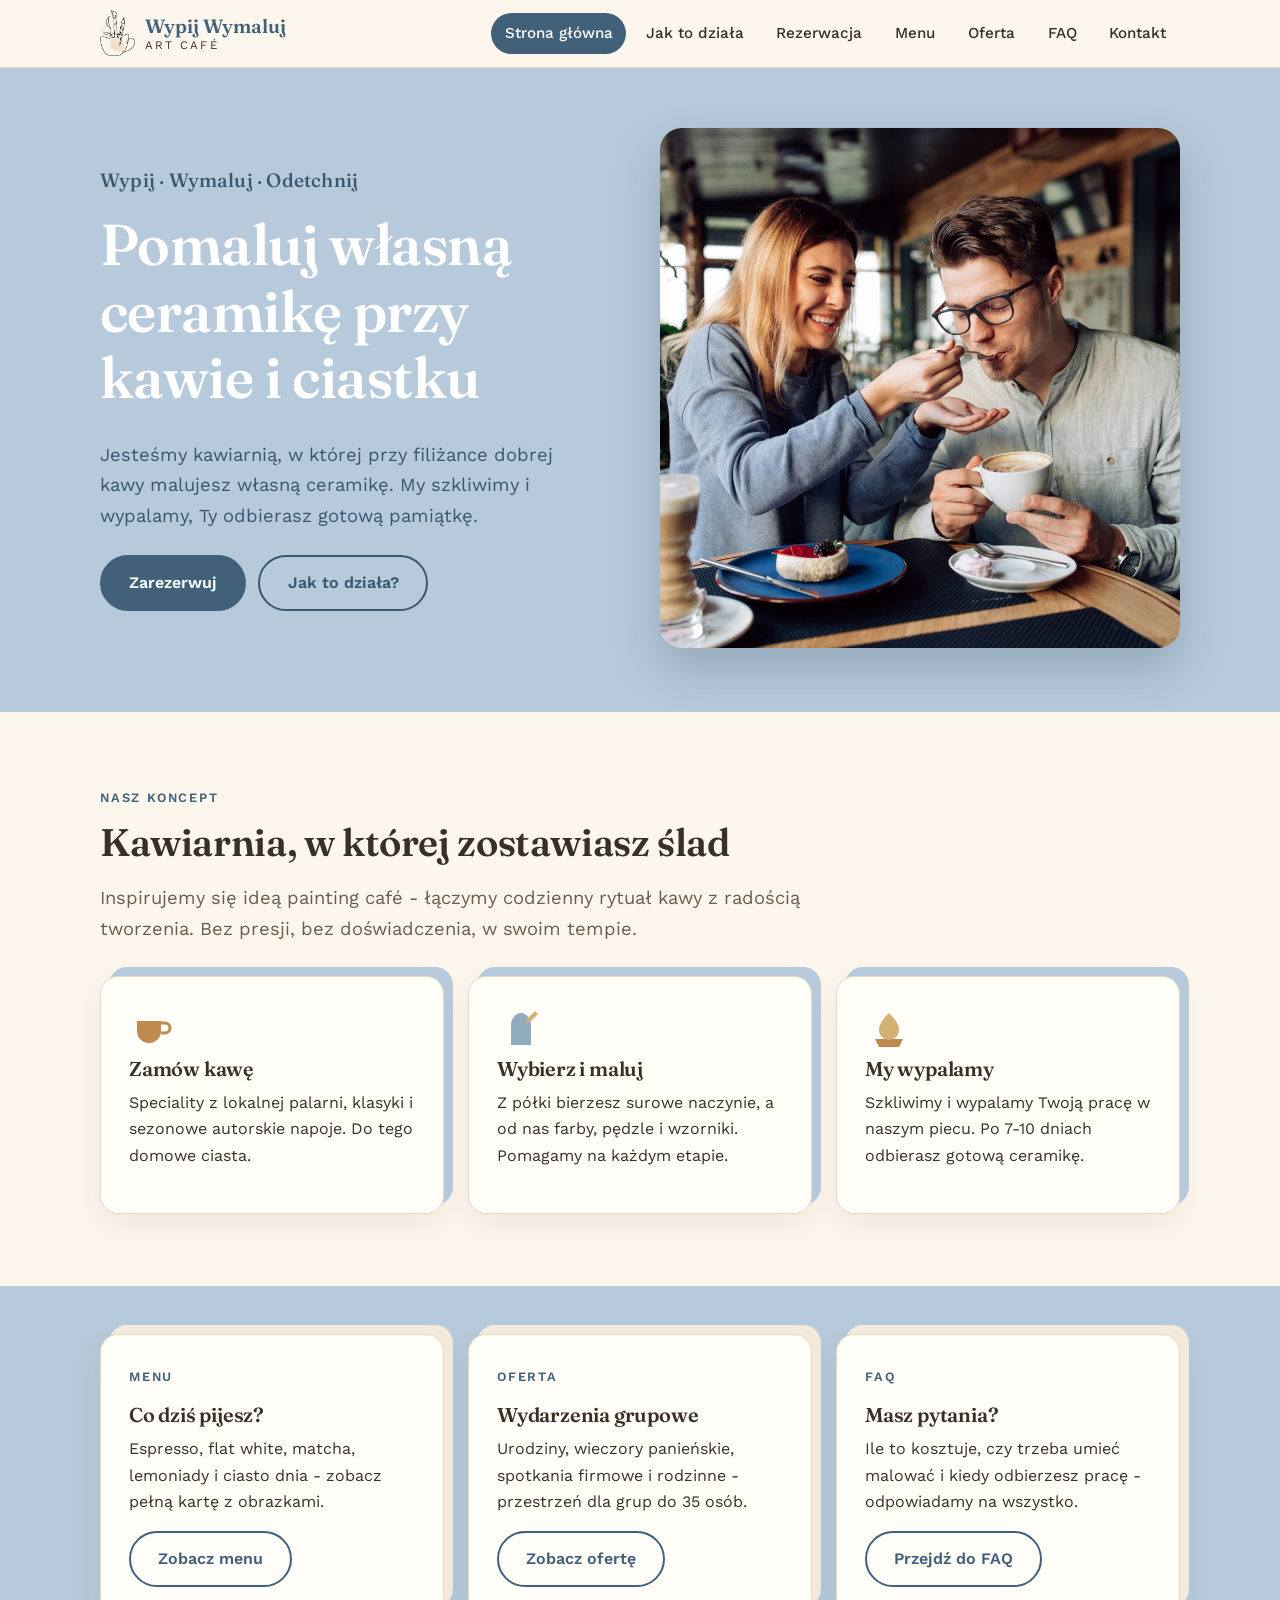
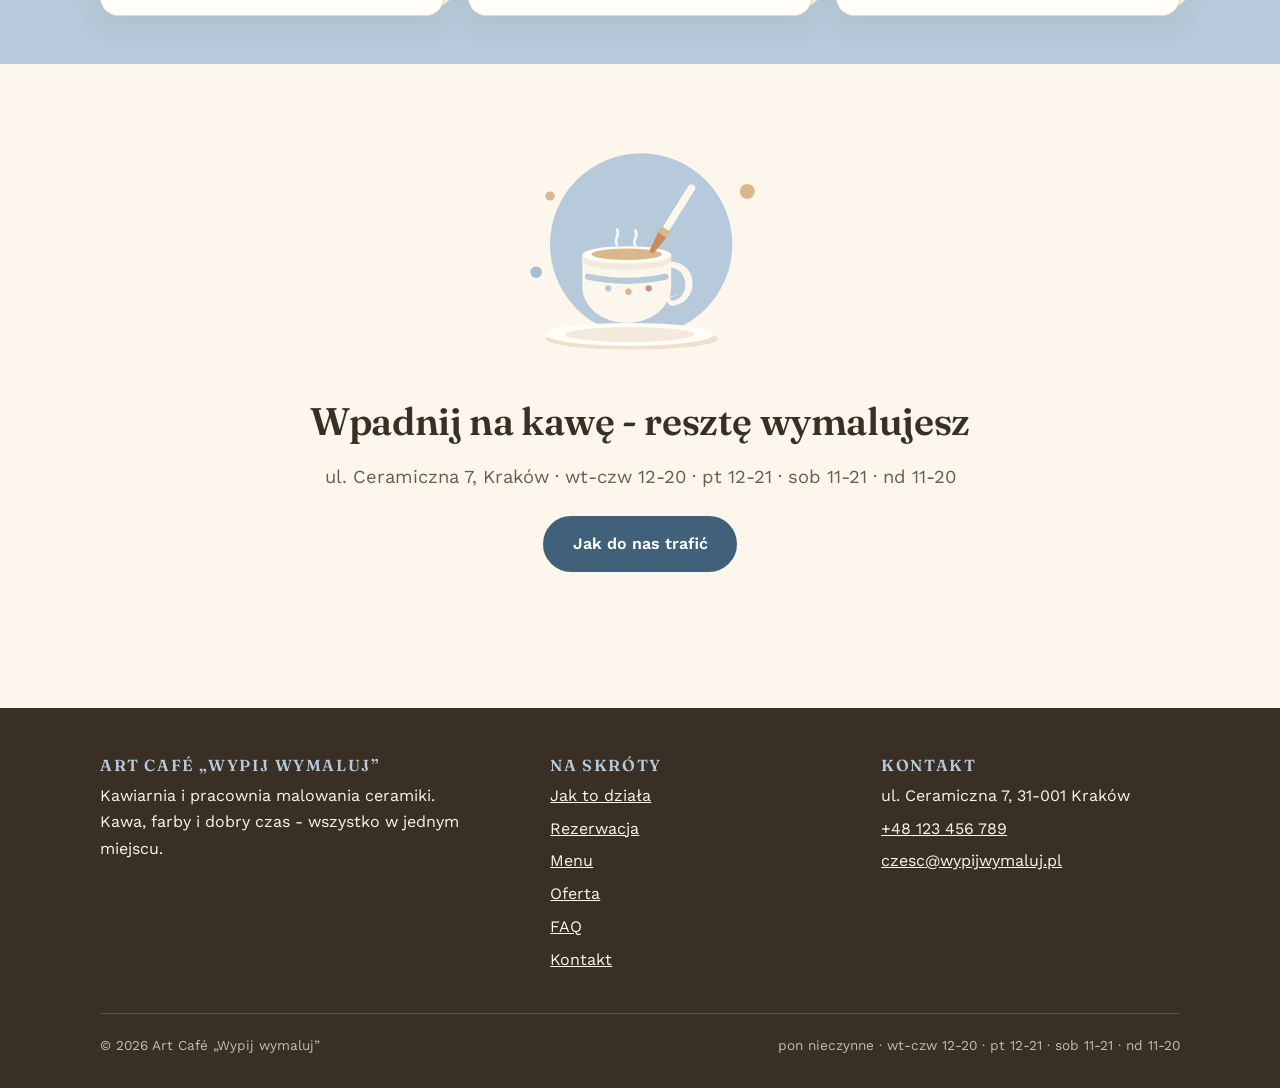
<file: index.html>
<!doctype html>
<html lang="pl">
<head>
  <meta charset="utf-8">
  <meta name="viewport" content="width=device-width, initial-scale=1">
  <title>Art Café „Wypij wymaluj” - kawiarnia i malowanie ceramiki</title>
  <meta name="description" content="Art Café Wypij wymaluj - kawiarnia, w której pijesz dobrą kawę i własnoręcznie malujesz ceramikę. Wypij, Wymaluj, Odetchnij.">
  <link rel="preconnect" href="https://fonts.googleapis.com">
  <link rel="preconnect" href="https://fonts.gstatic.com" crossorigin>
  <link href="https://fonts.googleapis.com/css2?family=Fraunces:opsz,wght@9..144,400..700&family=Work+Sans:wght@400;500;600&display=swap" rel="stylesheet">
  <link rel="stylesheet" href="css/styles.css?v=10">
  <link rel="icon" type="image/png" href="assets/favicon.png">
</head>
<body>

<a class="skip-link" href="#main">Przejdź do treści</a>

<header class="site-header">
  <div class="site-header__inner">
    <a class="logo" href="index.html" aria-label="Art Café Wypij wymaluj - strona główna">
      <img class="logo__img" src="assets/logo.png" width="468" height="607" alt="" aria-hidden="true">
      <span class="logo__text">
        <span class="logo__name">Wypij Wymaluj</span>
        <span class="logo__tag">Art café</span>
      </span>
    </a>
    <button class="nav-toggle" aria-label="Otwórz menu" aria-expanded="false" aria-controls="site-nav">
      <span></span><span></span><span></span>
    </button>
    <nav class="site-nav" id="site-nav" aria-label="Nawigacja główna">
      <ul>
        <li><a href="index.html" aria-current="page">Strona główna</a></li>
        <li><a href="jak-to-dziala.html">Jak to działa</a></li>
        <li><a href="rezerwacja.html">Rezerwacja</a></li>
        <li><a href="menu.html">Menu</a></li>
        <li><a href="oferta.html">Oferta</a></li>
        <li><a href="faq.html">FAQ</a></li>
        <li><a href="kontakt.html">Kontakt</a></li>
      </ul>
    </nav>
  </div>
</header>

<main id="main" tabindex="-1">

  <!-- Duże zdjęcie/grafika główna - przedstawienie konceptu.
       Ilustrację SVG można podmienić na zdjęcie: <img src="assets/hero.jpg" alt="..."> -->
  <section class="hero">
    <div class="hero__inner">
      <div class="hero__copy">
        <span class="section-label">Wypij · Wymaluj · Odetchnij</span>
        <h1>Pomaluj własną ceramikę przy kawie i ciastku</h1>
        <p class="lead">
          Jesteśmy kawiarnią, w której przy filiżance dobrej kawy malujesz
          własną ceramikę. My szkliwimy i wypalamy,
          Ty odbierasz gotową pamiątkę.
        </p>
        <div class="hero__actions">
          <a class="btn" href="rezerwacja.html">Zarezerwuj</a>
          <a class="btn btn--ghost" href="jak-to-dziala.html">Jak to działa?</a>
        </div>
      </div>
      <div class="hero__photo">
        <img src="assets/hero.jpg" alt="Goście malują ceramikę przy kawie i ciastku">
      </div>
    </div>
  </section>

  <!-- Koncept w trzech krokach -->
  <section class="section">
    <div class="container">
      <span class="section-label">Nasz koncept</span>
      <h2>Kawiarnia, w której zostawiasz ślad</h2>
      <p class="lead">Inspirujemy się ideą painting café - łączymy codzienny rytuał kawy z radością tworzenia. Bez presji, bez doświadczenia, w swoim tempie.</p>

      <div class="grid grid--3" style="margin-top:2rem">
        <article class="card reveal">
          <svg width="48" height="48" viewBox="0 0 48 48" aria-hidden="true">
            <path d="M8 16h24v10a12 12 0 0 1-24 0z" fill="#c0894f"/>
            <path d="M32 18h4a5 5 0 0 1 0 10h-4" fill="none" stroke="#c0894f" stroke-width="3"/>
          </svg>
          <h3>Zamów kawę</h3>
          <p>Speciality z lokalnej palarni, klasyki i sezonowe autorskie napoje. Do tego domowe ciasta.</p>
        </article>
        <article class="card reveal">
          <svg width="48" height="48" viewBox="0 0 48 48" aria-hidden="true">
            <path d="M14 40V20c0-8 6-12 10-12s10 4 10 12v20z" fill="#90acbf"/>
            <path d="M38 6 30 14l-2 5 5-2 8-8z" fill="#d3b074"/>
          </svg>
          <h3>Wybierz i maluj</h3>
          <p>Z półki bierzesz surowe naczynie, a od nas farby, pędzle i wzorniki. Pomagamy na każdym etapie.</p>
        </article>
        <article class="card reveal">
          <svg width="48" height="48" viewBox="0 0 48 48" aria-hidden="true">
            <path d="M10 34h28l-4 8H14z" fill="#c0894f"/>
            <path d="M24 8c6 6 10 11 10 17a10 10 0 0 1-20 0c0-6 4-11 10-17z" fill="#d3b074"/>
          </svg>
          <h3>My wypalamy</h3>
          <p>Szkliwimy i wypalamy Twoją pracę w naszym piecu. Po 7-10 dniach odbierasz gotową ceramikę.</p>
        </article>
      </div>
    </div>
  </section>

  <!-- Zajawki podstron -->
  <section class="section section--tight section--blue">
    <div class="container">
      <div class="grid grid--3">
        <article class="card reveal">
          <span class="section-label">Menu</span>
          <h3>Co dziś pijesz?</h3>
          <p>Espresso, flat white, matcha, lemoniady i ciasto dnia - zobacz pełną kartę z obrazkami.</p>
          <a class="btn btn--ghost" href="menu.html">Zobacz menu</a>
        </article>
        <article class="card reveal">
          <span class="section-label">Oferta</span>
          <h3>Wydarzenia grupowe</h3>
          <p>Urodziny, wieczory panieńskie, spotkania firmowe i rodzinne - przestrzeń dla grup do 35 osób.</p>
          <a class="btn btn--ghost" href="oferta.html">Zobacz ofertę</a>
        </article>
        <article class="card reveal">
          <span class="section-label">FAQ</span>
          <h3>Masz pytania?</h3>
          <p>Ile to kosztuje, czy trzeba umieć malować i kiedy odbierzesz pracę - odpowiadamy na wszystko.</p>
          <a class="btn btn--ghost" href="faq.html">Przejdź do FAQ</a>
        </article>
      </div>
    </div>
  </section>

  <!-- Zaproszenie -->
  <section class="section">
    <div class="container" style="text-align:center">
      <svg class="hero-mark" viewBox="0 0 520 420" aria-hidden="true">
        <circle cx="262" cy="188" r="158" fill="#b7cadb"/>
        <circle cx="446" cy="96" r="13" fill="#dab88b"/>
        <circle cx="104" cy="104" r="8" fill="#dab88b"/>
        <circle cx="80" cy="236" r="10" fill="#a7bdd0"/>
        <ellipse cx="246" cy="352" rx="150" ry="18" fill="#cfa978" opacity="0.3"/>
        <ellipse cx="242" cy="344" rx="146" ry="20" fill="#fffdf8"/>
        <ellipse cx="242" cy="344" rx="112" ry="13" fill="#f3e9dd"/>
        <path d="M312 226c40 0 40 56 4 60" fill="none" stroke="#fdf6ec" stroke-width="17" stroke-linecap="round"/>
        <path d="M312 232c30 0 30 48 4 50" fill="none" stroke="#b7cadb" stroke-width="7" stroke-linecap="round"/>
        <path d="M160 206h154v56a77 62 0 0 1-154 0z" fill="#fdf6ec"/>
        <path d="M160 206h154v10a77 16 0 0 1-154 0z" fill="#f3e9dd"/>
        <ellipse cx="237" cy="206" rx="77" ry="15" fill="#fffdf8"/>
        <ellipse cx="237" cy="205" rx="61" ry="10" fill="#dab88b"/>
        <path d="M170 244q67 14 134 0" fill="none" stroke="#b7cadb" stroke-width="11" stroke-linecap="round"/>
        <circle cx="205" cy="264" r="5.5" fill="#b7cadb"/>
        <circle cx="240" cy="270" r="5.5" fill="#dab88b"/>
        <circle cx="275" cy="264" r="5.5" fill="#c79193"/>
        <path d="M220 188c-7-10 7-15 0-26M252 190c-7-10 7-15 0-26" fill="none" stroke="#fffdf8" stroke-width="5" stroke-linecap="round" opacity="0.85"/>
        <g transform="rotate(32 300 170)">
          <rect x="293" y="70" width="13" height="92" rx="6" fill="#fdf6ec"/>
          <rect x="290" y="160" width="19" height="12" rx="2" fill="#dab88b"/>
          <path d="M291 172h17l-4 32a4.5 4.5 0 0 1-9 0z" fill="#c98a5c"/>
        </g>
      </svg>
      <h2>Wpadnij na kawę - resztę wymalujesz</h2>
      <p class="lead" style="margin:0 auto 1.5rem">ul. Ceramiczna 7, Kraków · wt-czw 12-20 · pt 12-21 · sob 11-21 · nd 11-20</p>
      <a class="btn" href="kontakt.html">Jak do nas trafić</a>
    </div>
  </section>

</main>

<footer class="site-footer">
  <div class="container">
    <div class="site-footer__grid">
      <div>
        <h3>Art Café „Wypij wymaluj”</h3>
        <p>Kawiarnia i pracownia malowania ceramiki.<br>Kawa, farby i dobry czas - wszystko w jednym miejscu.</p>
      </div>
      <div>
        <h3>Na skróty</h3>
        <ul>
          <li><a href="jak-to-dziala.html">Jak to działa</a></li>
          <li><a href="rezerwacja.html">Rezerwacja</a></li>
          <li><a href="menu.html">Menu</a></li>
          <li><a href="oferta.html">Oferta</a></li>
          <li><a href="faq.html">FAQ</a></li>
          <li><a href="kontakt.html">Kontakt</a></li>
        </ul>
      </div>
      <div>
        <h3>Kontakt</h3>
        <ul>
          <li>ul. Ceramiczna 7, 31-001 Kraków</li>
          <li><a href="tel:+48123456789">+48 123 456 789</a></li>
          <li><a href="mailto:czesc@wypijwymaluj.pl">czesc@wypijwymaluj.pl</a></li>
        </ul>
      </div>
    </div>
    <div class="site-footer__bottom">
      <span>© <span data-year></span> Art Café „Wypij wymaluj”</span>
      <span>pon nieczynne · wt-czw 12-20 · pt 12-21 · sob 11-21 · nd 11-20</span>
    </div>
  </div>
</footer>

<script src="js/main.js"></script>
</body>
</html>
</file>
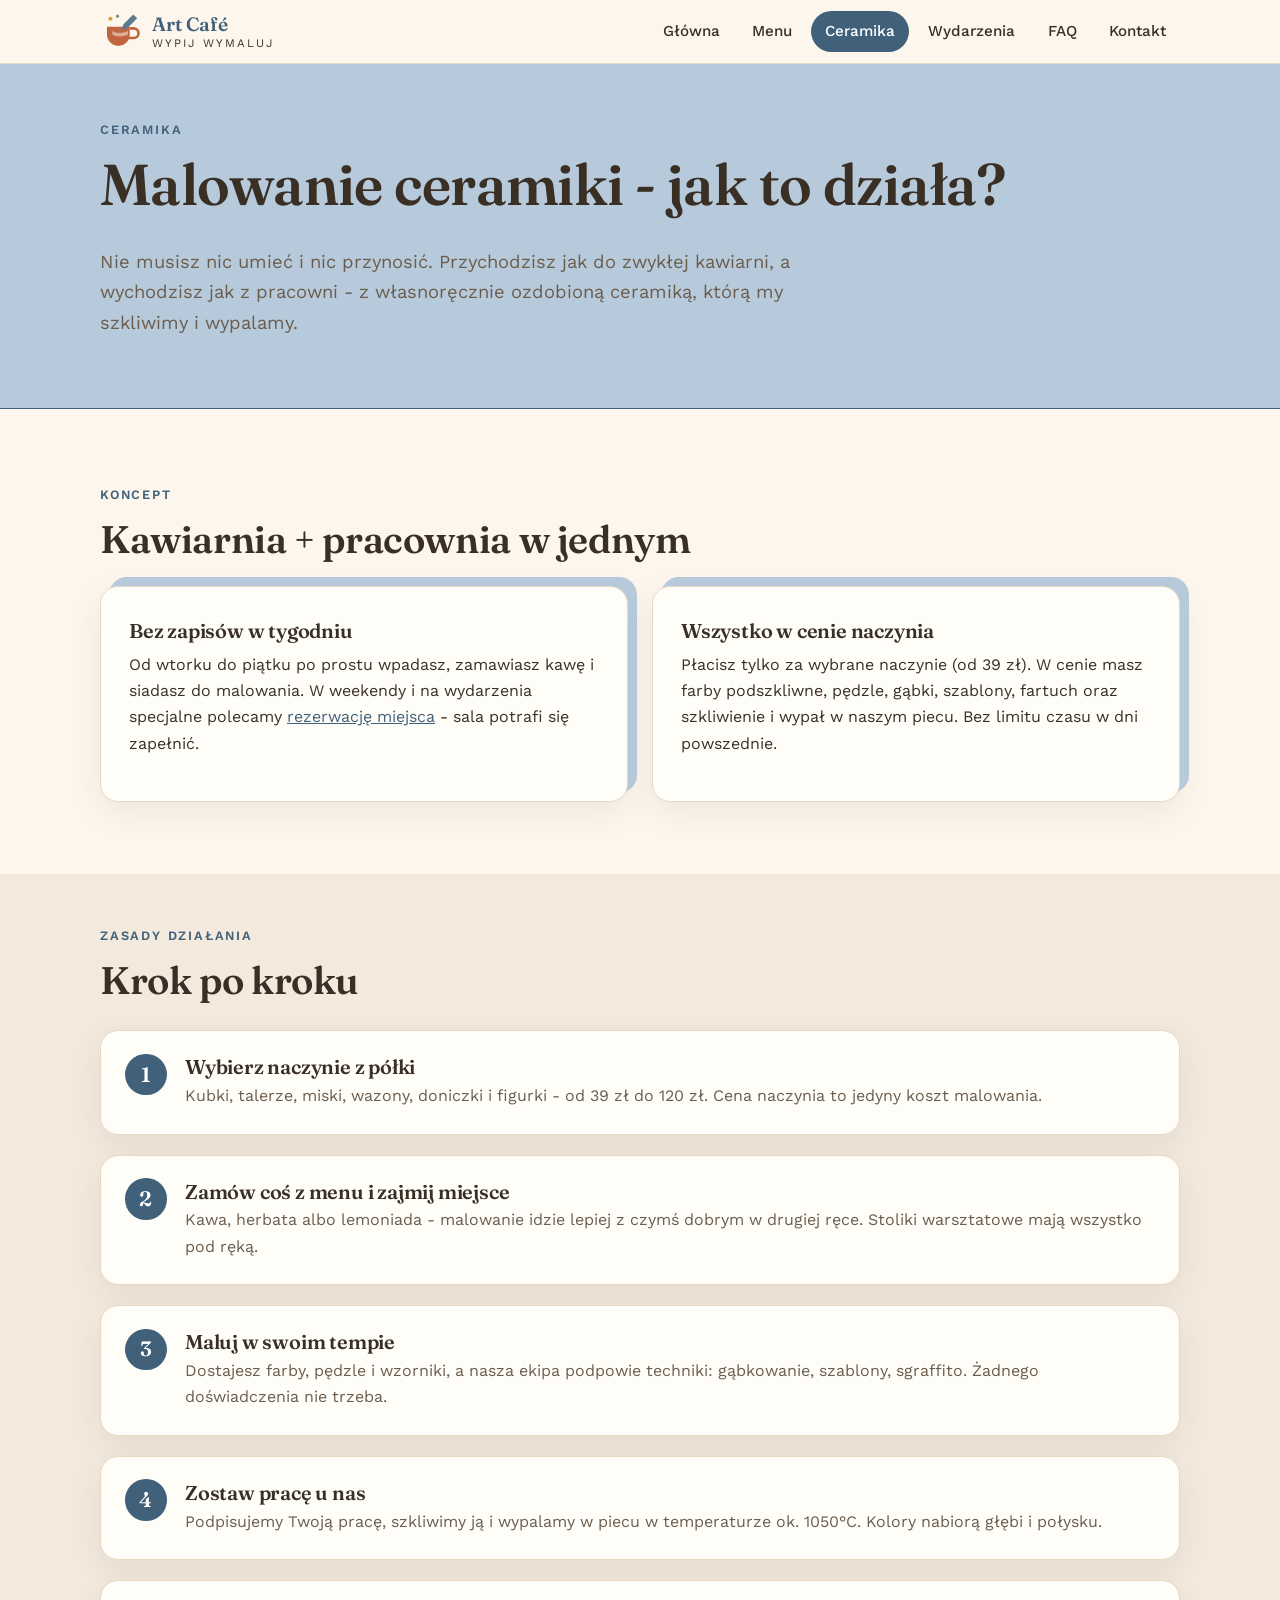
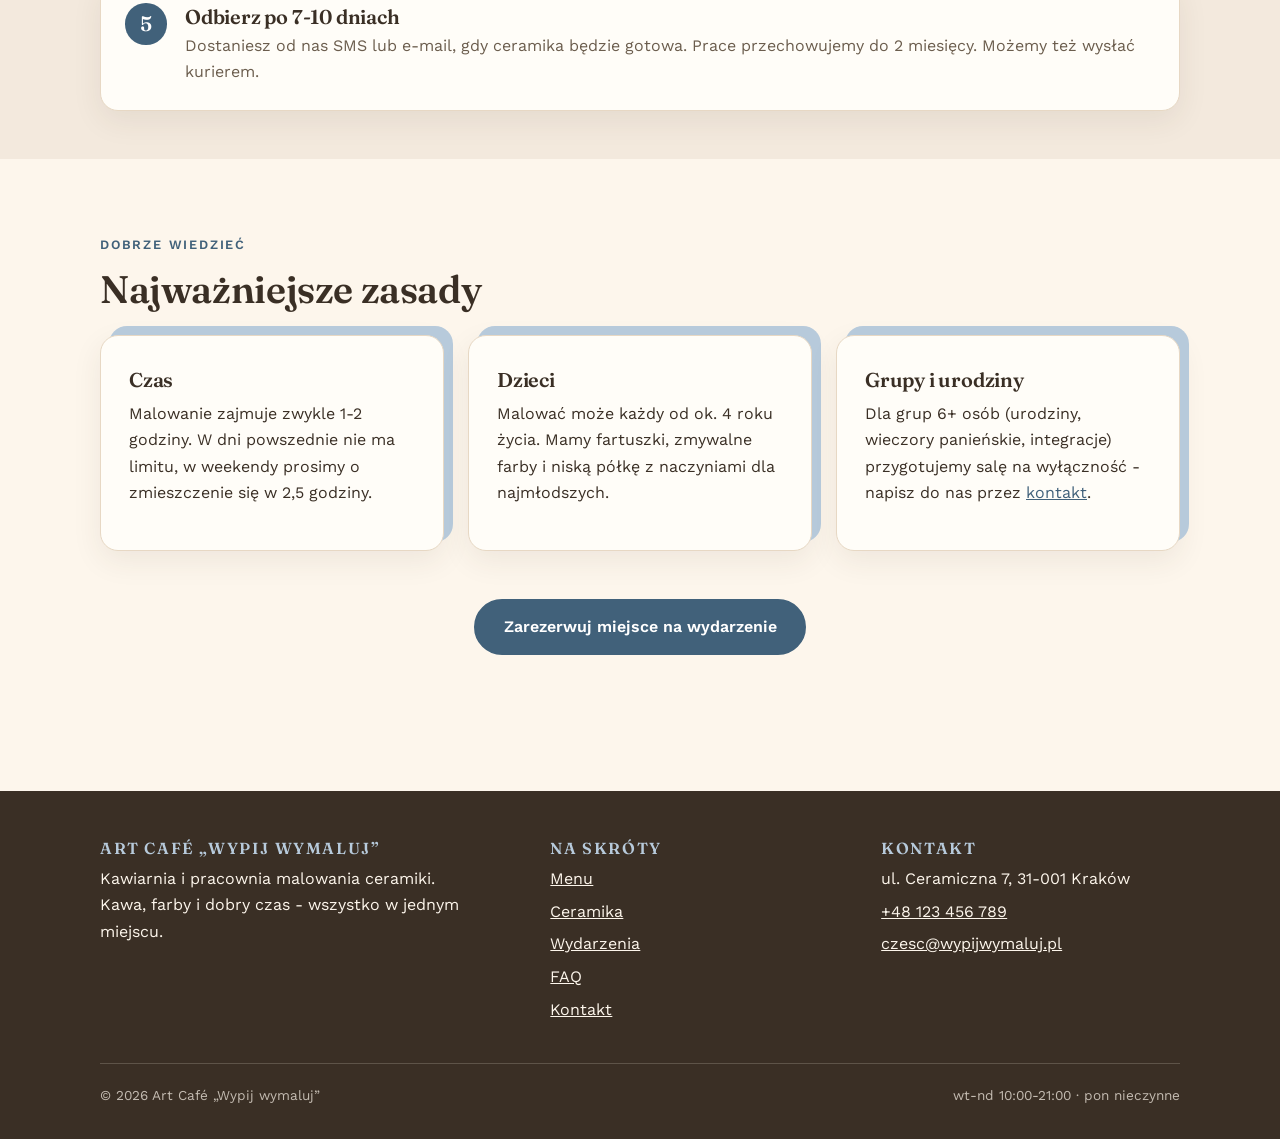
<file: ceramika.html>
<!doctype html>
<html lang="pl">
<head>
  <meta charset="utf-8">
  <meta name="viewport" content="width=device-width, initial-scale=1">
  <title>Ceramika - Art Café „Wypij wymaluj”</title>
  <meta name="description" content="Jak działa malowanie ceramiki w Art Café Wypij wymaluj - koncept, zasady krok po kroku, ceny naczyń i odbiór prac.">
  <link rel="preconnect" href="https://fonts.googleapis.com">
  <link rel="preconnect" href="https://fonts.gstatic.com" crossorigin>
  <link href="https://fonts.googleapis.com/css2?family=Fraunces:opsz,wght@9..144,400..700&family=Work+Sans:wght@400;500;600&display=swap" rel="stylesheet">
  <link rel="stylesheet" href="css/styles.css">
  <link rel="icon" type="image/svg+xml" href="assets/favicon.svg">
</head>
<body>

<a class="skip-link" href="#main">Przejdź do treści</a>

<header class="site-header">
  <div class="site-header__inner">
    <a class="logo" href="index.html" aria-label="Art Café Wypij wymaluj - strona główna">
      <svg width="42" height="42" viewBox="0 0 48 48" aria-hidden="true">
        <path d="M8 19h26v9a13 13 0 0 1-26 0z" fill="#c0653f"/>
        <path d="M34 21h4.5a5.5 5.5 0 0 1 0 11H33" fill="none" stroke="#c0653f" stroke-width="3"/>
        <path d="M14 24c4 3 12 3 18 0v4c-6 3-14 3-18 0z" fill="#faf5ec" opacity="0.5"/>
        <path d="M38 5 27 16l-2.5 7 7-2.5L42.5 9.5z" fill="#5b7b8c"/>
        <circle cx="12" cy="10" r="2.4" fill="#d9a441"/>
        <circle cx="20" cy="7" r="1.8" fill="#7c8c6f"/>
      </svg>
      <span class="logo__text">
        <span class="logo__name">Art Café</span>
        <span class="logo__tag">wypij wymaluj</span>
      </span>
    </a>
    <button class="nav-toggle" aria-label="Otwórz menu" aria-expanded="false" aria-controls="site-nav">
      <span></span><span></span><span></span>
    </button>
    <nav class="site-nav" id="site-nav" aria-label="Nawigacja główna">
      <ul>
        <li><a href="index.html">Główna</a></li>
        <li><a href="menu.html">Menu</a></li>
        <li><a href="ceramika.html" aria-current="page">Ceramika</a></li>
        <li><a href="wydarzenia.html">Wydarzenia</a></li>
        <li><a href="faq.html">FAQ</a></li>
        <li><a href="kontakt.html">Kontakt</a></li>
      </ul>
    </nav>
  </div>
</header>

<main id="main" tabindex="-1">

  <section class="page-hero">
    <div class="container">
      <span class="section-label">Ceramika</span>
      <h1>Malowanie ceramiki - jak to działa?</h1>
      <p class="lead">
        Nie musisz nic umieć i nic przynosić. Przychodzisz jak do zwykłej kawiarni,
        a wychodzisz jak z pracowni - z własnoręcznie ozdobioną ceramiką,
        którą my szkliwimy i wypalamy.
      </p>
    </div>
  </section>

  <section class="section">
    <div class="container">
      <span class="section-label">Koncept</span>
      <h2>Kawiarnia + pracownia w jednym</h2>
      <div class="grid grid--2" style="margin-top:1.5rem">
        <div class="card reveal">
          <h3>Bez zapisów w tygodniu</h3>
          <p>
            Od wtorku do piątku po prostu wpadasz, zamawiasz kawę i siadasz do malowania.
            W weekendy i na wydarzenia specjalne polecamy
            <a href="wydarzenia.html">rezerwację miejsca</a> - sala potrafi się zapełnić.
          </p>
        </div>
        <div class="card reveal">
          <h3>Wszystko w cenie naczynia</h3>
          <p>
            Płacisz tylko za wybrane naczynie (od 39 zł). W cenie masz farby podszkliwne,
            pędzle, gąbki, szablony, fartuch oraz szkliwienie i wypał w naszym piecu.
            Bez limitu czasu w dni powszednie.
          </p>
        </div>
      </div>
    </div>
  </section>

  <section class="section section--tight" style="background:var(--cream-2)">
    <div class="container">
      <span class="section-label">Zasady działania</span>
      <h2>Krok po kroku</h2>
      <ol class="steps" style="margin-top:1.75rem">
        <li class="reveal">
          <h3>Wybierz naczynie z półki</h3>
          <p>Kubki, talerze, miski, wazony, doniczki i figurki - od 39 zł do 120 zł. Cena naczynia to jedyny koszt malowania.</p>
        </li>
        <li class="reveal">
          <h3>Zamów coś z menu i zajmij miejsce</h3>
          <p>Kawa, herbata albo lemoniada - malowanie idzie lepiej z czymś dobrym w drugiej ręce. Stoliki warsztatowe mają wszystko pod ręką.</p>
        </li>
        <li class="reveal">
          <h3>Maluj w swoim tempie</h3>
          <p>Dostajesz farby, pędzle i wzorniki, a nasza ekipa podpowie techniki: gąbkowanie, szablony, sgraffito. Żadnego doświadczenia nie trzeba.</p>
        </li>
        <li class="reveal">
          <h3>Zostaw pracę u nas</h3>
          <p>Podpisujemy Twoją pracę, szkliwimy ją i wypalamy w piecu w temperaturze ok. 1050°C. Kolory nabiorą głębi i połysku.</p>
        </li>
        <li class="reveal">
          <h3>Odbierz po 7-10 dniach</h3>
          <p>Dostaniesz od nas SMS lub e-mail, gdy ceramika będzie gotowa. Prace przechowujemy do 2 miesięcy. Możemy też wysłać kurierem.</p>
        </li>
      </ol>
    </div>
  </section>

  <section class="section">
    <div class="container">
      <span class="section-label">Dobrze wiedzieć</span>
      <h2>Najważniejsze zasady</h2>
      <div class="grid grid--3" style="margin-top:1.5rem">
        <div class="card reveal">
          <h3>Czas</h3>
          <p>Malowanie zajmuje zwykle 1-2 godziny. W dni powszednie nie ma limitu, w weekendy prosimy o zmieszczenie się w 2,5 godziny.</p>
        </div>
        <div class="card reveal">
          <h3>Dzieci</h3>
          <p>Malować może każdy od ok. 4 roku życia. Mamy fartuszki, zmywalne farby i niską półkę z naczyniami dla najmłodszych.</p>
        </div>
        <div class="card reveal">
          <h3>Grupy i urodziny</h3>
          <p>Dla grup 6+ osób (urodziny, wieczory panieńskie, integracje) przygotujemy salę na wyłączność - napisz do nas przez <a href="kontakt.html">kontakt</a>.</p>
        </div>
      </div>

      <div style="text-align:center; margin-top:3rem">
        <a class="btn" href="wydarzenia.html">Zarezerwuj miejsce na wydarzenie</a>
      </div>
    </div>
  </section>

</main>

<footer class="site-footer">
  <div class="container">
    <div class="site-footer__grid">
      <div>
        <h3>Art Café „Wypij wymaluj”</h3>
        <p>Kawiarnia i pracownia malowania ceramiki.<br>Kawa, farby i dobry czas - wszystko w jednym miejscu.</p>
      </div>
      <div>
        <h3>Na skróty</h3>
        <ul>
          <li><a href="menu.html">Menu</a></li>
          <li><a href="ceramika.html">Ceramika</a></li>
          <li><a href="wydarzenia.html">Wydarzenia</a></li>
          <li><a href="faq.html">FAQ</a></li>
          <li><a href="kontakt.html">Kontakt</a></li>
        </ul>
      </div>
      <div>
        <h3>Kontakt</h3>
        <ul>
          <li>ul. Ceramiczna 7, 31-001 Kraków</li>
          <li><a href="tel:+48123456789">+48 123 456 789</a></li>
          <li><a href="mailto:czesc@wypijwymaluj.pl">czesc@wypijwymaluj.pl</a></li>
        </ul>
      </div>
    </div>
    <div class="site-footer__bottom">
      <span>© <span data-year></span> Art Café „Wypij wymaluj”</span>
      <span>wt-nd 10:00-21:00 · pon nieczynne</span>
    </div>
  </div>
</footer>

<script src="js/main.js"></script>
</body>
</html>
</file>
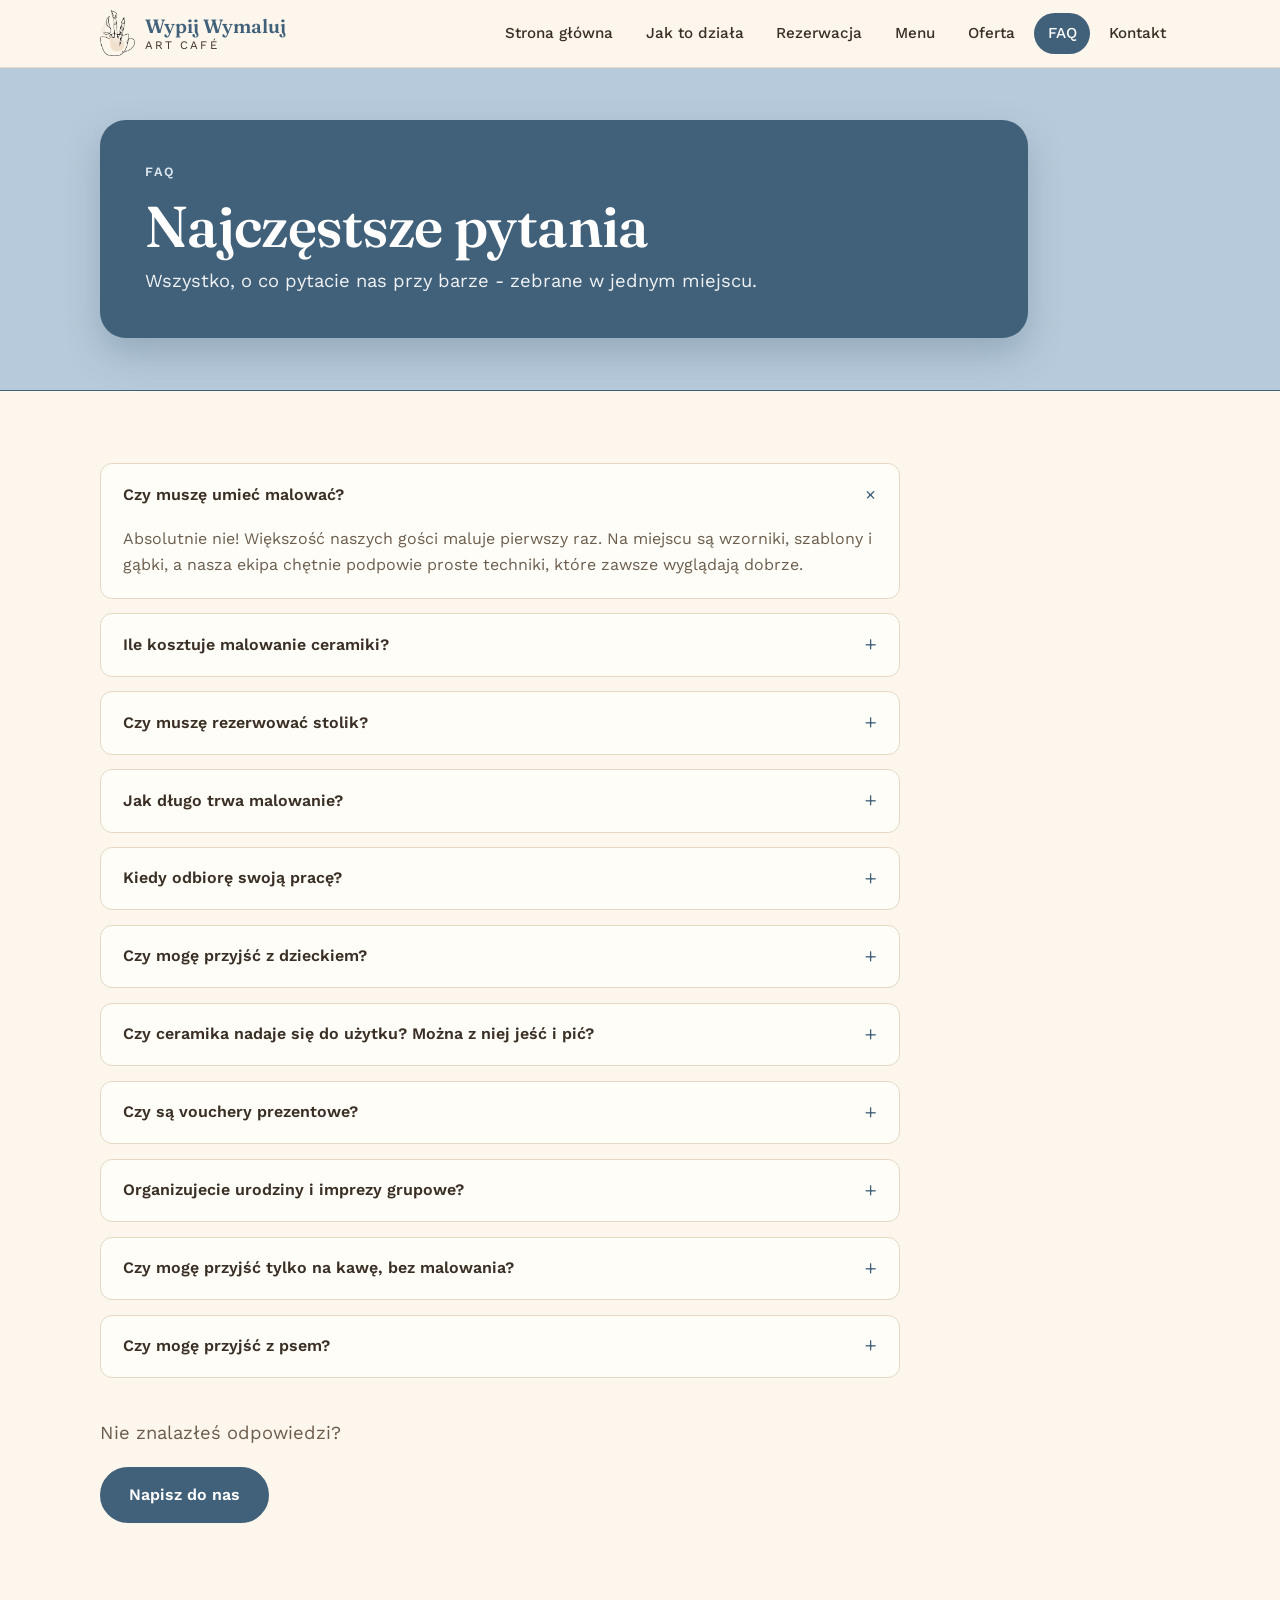
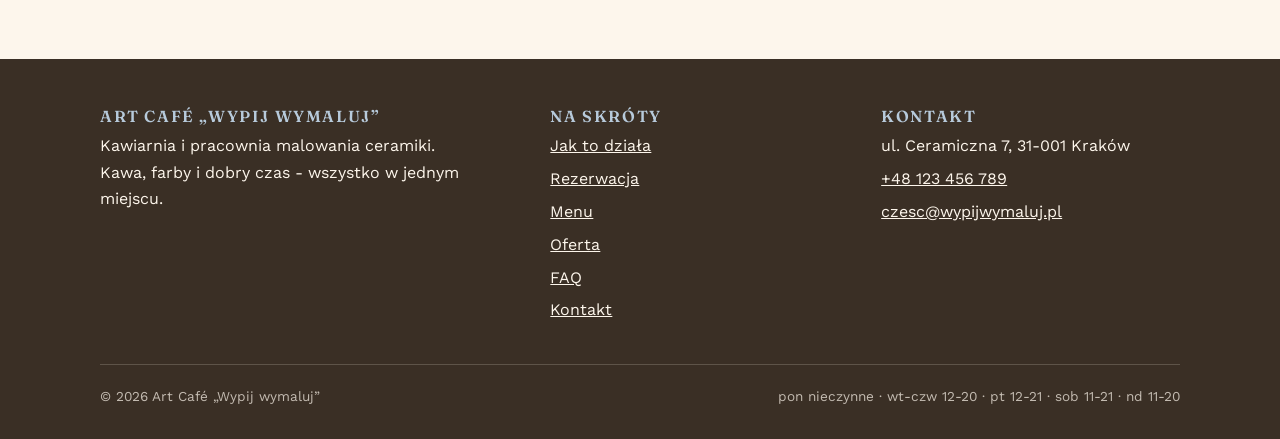
<file: faq.html>
<!doctype html>
<html lang="pl">
<head>
  <meta charset="utf-8">
  <meta name="viewport" content="width=device-width, initial-scale=1">
  <title>FAQ - Art Café „Wypij wymaluj”</title>
  <meta name="description" content="Najczęstsze pytania o malowanie ceramiki w Art Café Wypij wymaluj - ceny, rezerwacje, odbiór prac, dzieci, vouchery.">
  <link rel="preconnect" href="https://fonts.googleapis.com">
  <link rel="preconnect" href="https://fonts.gstatic.com" crossorigin>
  <link href="https://fonts.googleapis.com/css2?family=Fraunces:opsz,wght@9..144,400..700&family=Work+Sans:wght@400;500;600&display=swap" rel="stylesheet">
  <link rel="stylesheet" href="css/styles.css?v=10">
  <link rel="icon" type="image/png" href="assets/favicon.png">
</head>
<body>

<a class="skip-link" href="#main">Przejdź do treści</a>

<header class="site-header">
  <div class="site-header__inner">
    <a class="logo" href="index.html" aria-label="Art Café Wypij wymaluj - strona główna">
      <img class="logo__img" src="assets/logo.png" width="468" height="607" alt="" aria-hidden="true">
      <span class="logo__text">
        <span class="logo__name">Wypij Wymaluj</span>
        <span class="logo__tag">Art café</span>
      </span>
    </a>
    <button class="nav-toggle" aria-label="Otwórz menu" aria-expanded="false" aria-controls="site-nav">
      <span></span><span></span><span></span>
    </button>
    <nav class="site-nav" id="site-nav" aria-label="Nawigacja główna">
      <ul>
        <li><a href="index.html">Strona główna</a></li>
        <li><a href="jak-to-dziala.html">Jak to działa</a></li>
        <li><a href="rezerwacja.html">Rezerwacja</a></li>
        <li><a href="menu.html">Menu</a></li>
        <li><a href="oferta.html">Oferta</a></li>
        <li><a href="faq.html" aria-current="page">FAQ</a></li>
        <li><a href="kontakt.html">Kontakt</a></li>
      </ul>
    </nav>
  </div>
</header>

<main id="main" tabindex="-1">

  <section class="page-hero">
    <div class="container">
      <div class="page-hero__cloud">
      <span class="section-label">FAQ</span>
      <h1>Najczęstsze pytania</h1>
      <p class="lead">Wszystko, o co pytacie nas przy barze - zebrane w jednym miejscu.</p>
      </div>
    </div>
  </section>

  <section class="section">
    <div class="container">
      <div class="faq-list">

        <details open>
          <summary>Czy muszę umieć malować?</summary>
          <p>Absolutnie nie! Większość naszych gości maluje pierwszy raz. Na miejscu są wzorniki, szablony i gąbki, a nasza ekipa chętnie podpowie proste techniki, które zawsze wyglądają dobrze.</p>
        </details>

        <details>
          <summary>Ile kosztuje malowanie ceramiki?</summary>
          <p>Płacisz tylko za wybrane naczynie - od 39 zł (mały kubek) do 120 zł (duży wazon lub zestaw). W cenie są farby, pędzle, fartuch oraz szkliwienie i wypał. Napoje i ciasta zamawiasz osobno z <a href="menu.html">menu</a>.</p>
        </details>

        <details>
          <summary>Czy muszę rezerwować stolik?</summary>
          <p>Od wtorku do piątku - nie, po prostu wpadnij. W weekendy i dla większych grup polecamy <a href="rezerwacja.html">rezerwację stolika</a>, bo sala szybko się zapełnia - możesz wybrać konkretny stolik na planie sali.</p>
        </details>

        <details>
          <summary>Jak długo trwa malowanie?</summary>
          <p>Zwykle 1-2 godziny, ale to zależy od projektu. W dni powszednie nie ma limitu czasu. W weekendy prosimy o zmieszczenie się w 2,5 godziny, żeby każdy mógł usiąść do malowania.</p>
        </details>

        <details>
          <summary>Kiedy odbiorę swoją pracę?</summary>
          <p>Po 7-10 dniach - szkliwienie i wypał wymagają czasu. Damy znać SMS-em lub mailem, gdy ceramika będzie gotowa. Prace przechowujemy do 2 miesięcy, a na życzenie wysyłamy kurierem (koszt wg cennika przewoźnika).</p>
        </details>

        <details>
          <summary>Czy mogę przyjść z dzieckiem?</summary>
          <p>Tak! Malować mogą dzieci od ok. 4 roku życia. Mamy fartuszki, zmywalne farby, krzesełka i niską półkę z figurkami dla najmłodszych. W sobotnie poranki organizujemy rodzinne warsztaty.</p>
        </details>

        <details>
          <summary>Czy ceramika nadaje się do użytku? Można z niej jeść i pić?</summary>
          <p>Tak - używamy atestowanych farb podszkliwnych i szkliwa spożywczego. Po wypale naczynia nadają się do kontaktu z żywnością i do mycia w zmywarce.</p>
        </details>

        <details>
          <summary>Czy są vouchery prezentowe?</summary>
          <p>Tak, vouchery kwotowe (od 50 zł) i na konkretne warsztaty kupisz przy barze lub mailowo. Voucher jest ważny 6 miesięcy - to nasz najpopularniejszy prezent.</p>
        </details>

        <details>
          <summary>Organizujecie urodziny i imprezy grupowe?</summary>
          <p>Pewnie! Dla grup od 6 osób przygotujemy wspólny stół warsztatowy, a od 10 osób - salę na wyłączność (urodziny, wieczory panieńskie, integracje). Napisz na <a href="mailto:rezerwacje@wypijwymaluj.pl">rezerwacje@wypijwymaluj.pl</a>.</p>
        </details>

        <details>
          <summary>Czy mogę przyjść tylko na kawę, bez malowania?</summary>
          <p>Jasne - jesteśmy pełnoprawną kawiarnią. Część stolików zawsze zostawiamy dla gości, którzy chcą po prostu posiedzieć przy flat white i cieście dnia.</p>
        </details>

        <details>
          <summary>Czy mogę przyjść z psem?</summary>
          <p>Tak, czworonogi są mile widziane w części kawiarnianej. Miska z wodą zawsze stoi przy wejściu.</p>
        </details>

      </div>

      <div style="margin-top:2.5rem">
        <p class="lead">Nie znalazłeś odpowiedzi?</p>
        <a class="btn" href="kontakt.html">Napisz do nas</a>
      </div>
    </div>
  </section>

</main>

<footer class="site-footer">
  <div class="container">
    <div class="site-footer__grid">
      <div>
        <h3>Art Café „Wypij wymaluj”</h3>
        <p>Kawiarnia i pracownia malowania ceramiki.<br>Kawa, farby i dobry czas - wszystko w jednym miejscu.</p>
      </div>
      <div>
        <h3>Na skróty</h3>
        <ul>
          <li><a href="jak-to-dziala.html">Jak to działa</a></li>
          <li><a href="rezerwacja.html">Rezerwacja</a></li>
          <li><a href="menu.html">Menu</a></li>
          <li><a href="oferta.html">Oferta</a></li>
          <li><a href="faq.html">FAQ</a></li>
          <li><a href="kontakt.html">Kontakt</a></li>
        </ul>
      </div>
      <div>
        <h3>Kontakt</h3>
        <ul>
          <li>ul. Ceramiczna 7, 31-001 Kraków</li>
          <li><a href="tel:+48123456789">+48 123 456 789</a></li>
          <li><a href="mailto:czesc@wypijwymaluj.pl">czesc@wypijwymaluj.pl</a></li>
        </ul>
      </div>
    </div>
    <div class="site-footer__bottom">
      <span>© <span data-year></span> Art Café „Wypij wymaluj”</span>
      <span>pon nieczynne · wt-czw 12-20 · pt 12-21 · sob 11-21 · nd 11-20</span>
    </div>
  </div>
</footer>

<script src="js/main.js"></script>
</body>
</html>
</file>
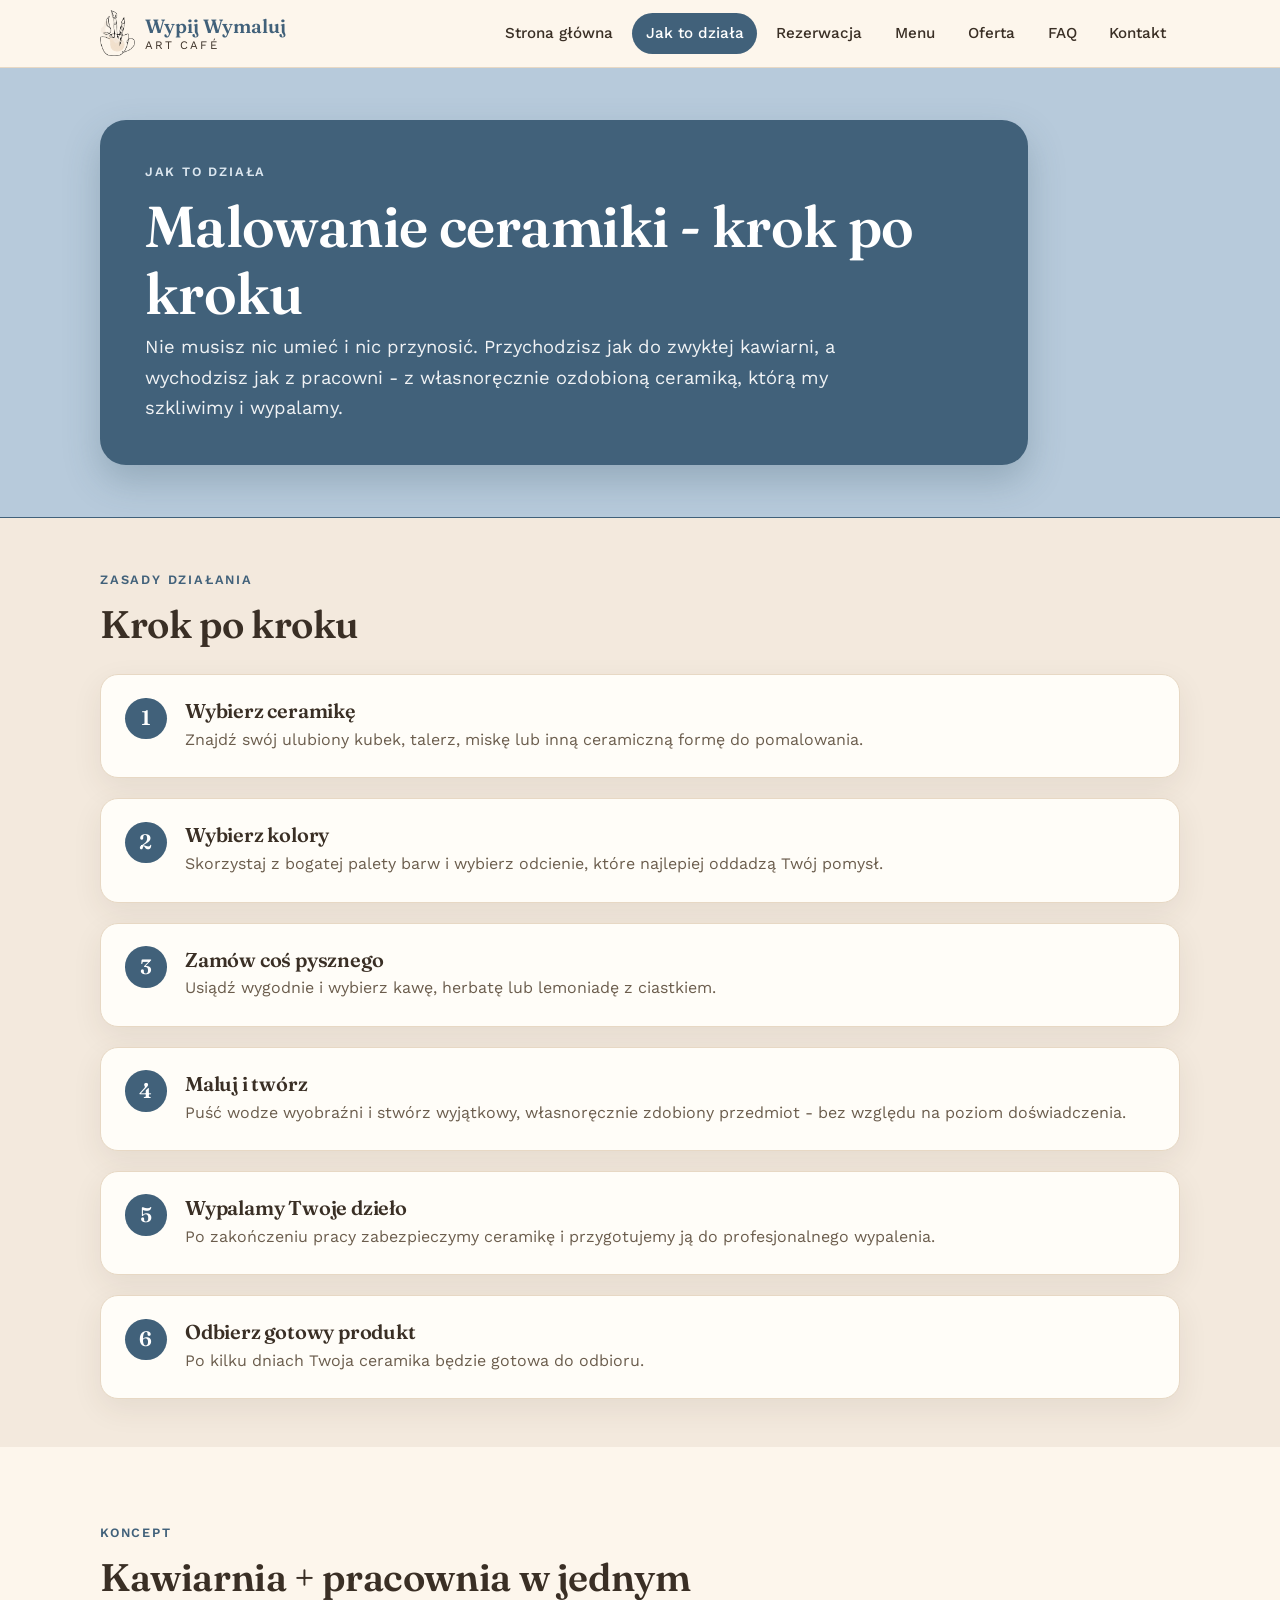
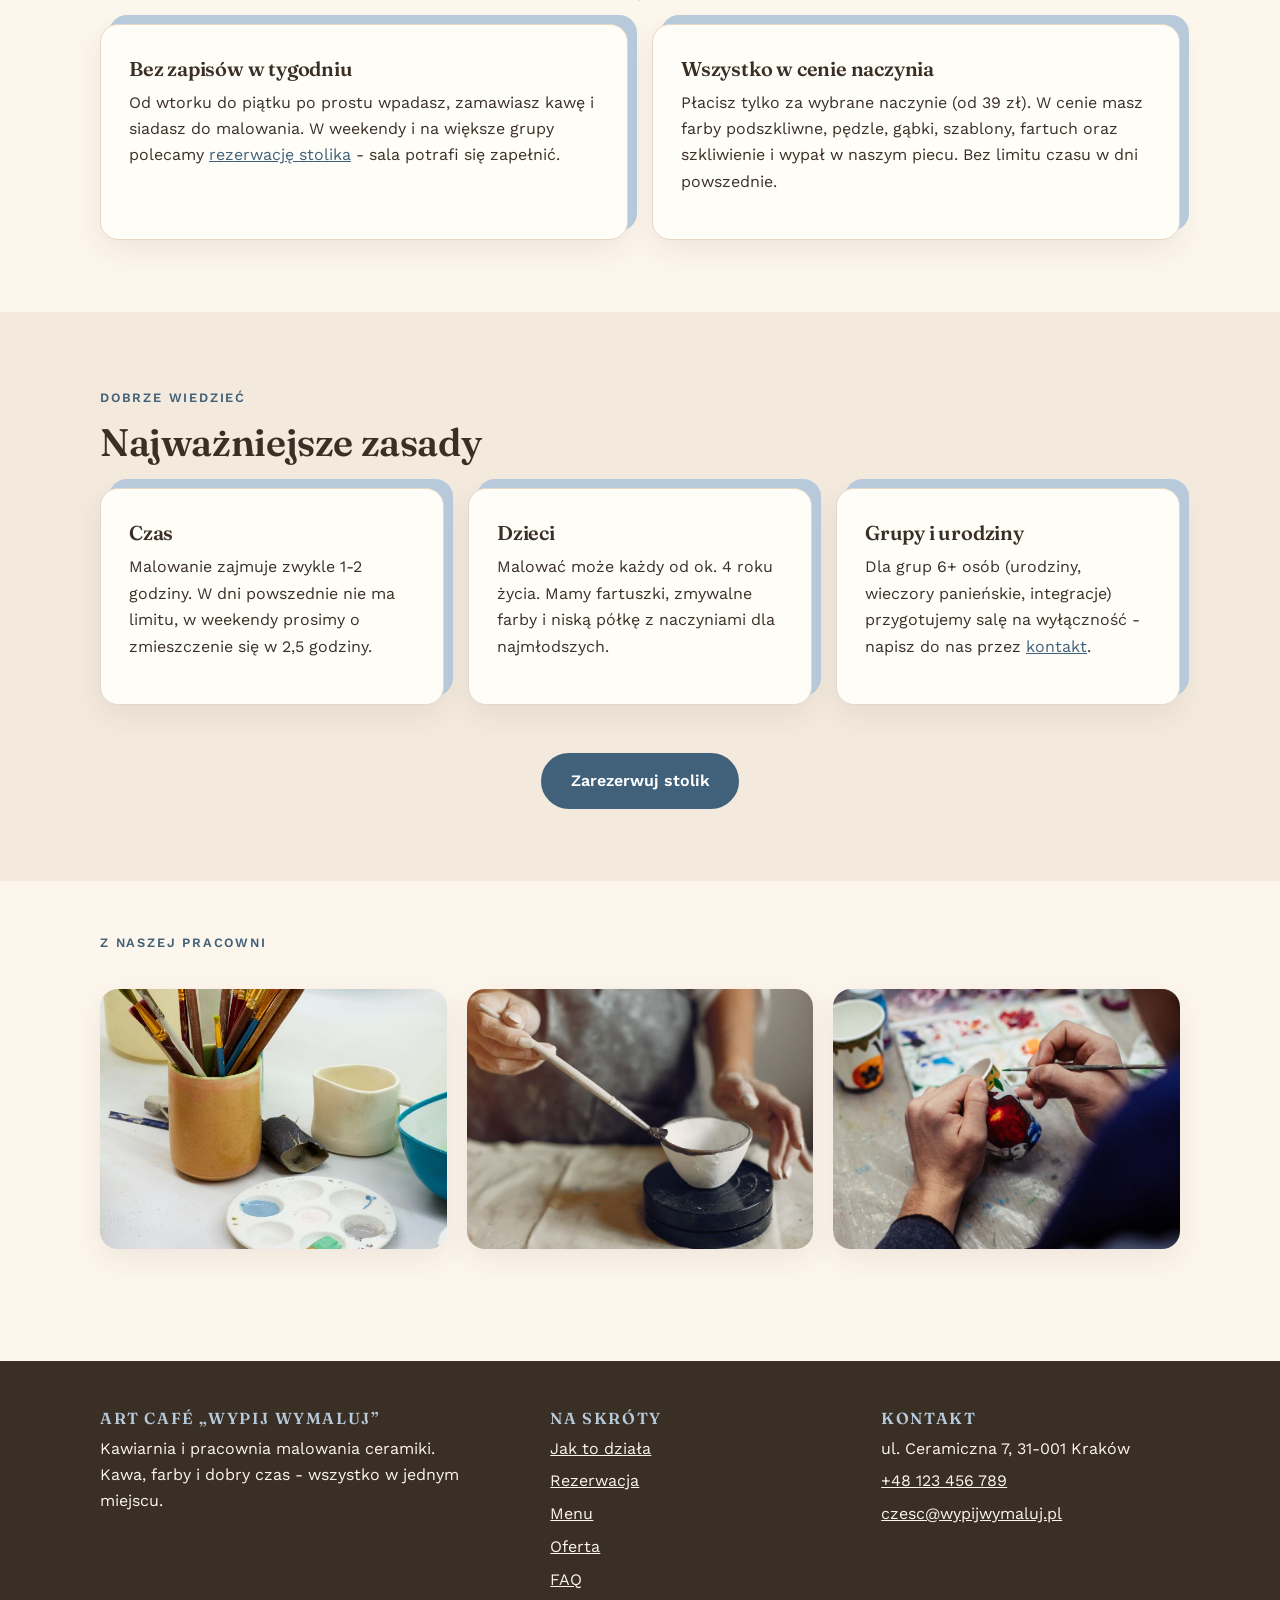
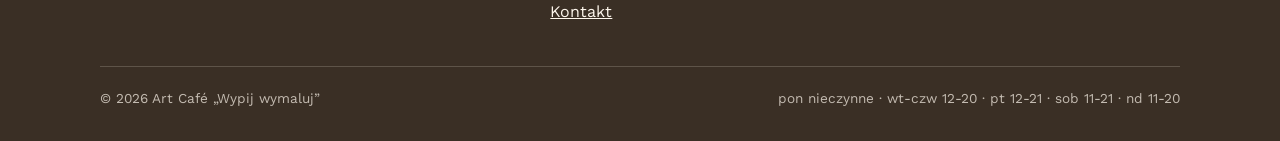
<file: jak-to-dziala.html>
<!doctype html>
<html lang="pl">
<head>
  <meta charset="utf-8">
  <meta name="viewport" content="width=device-width, initial-scale=1">
  <title>Jak to działa - Art Café „Wypij wymaluj”</title>
  <meta name="description" content="Jak działa malowanie ceramiki w Art Café Wypij wymaluj - koncept i zasady krok po kroku, od wyboru naczynia po odbiór gotowej pracy.">
  <link rel="preconnect" href="https://fonts.googleapis.com">
  <link rel="preconnect" href="https://fonts.gstatic.com" crossorigin>
  <link href="https://fonts.googleapis.com/css2?family=Fraunces:opsz,wght@9..144,400..700&family=Work+Sans:wght@400;500;600&display=swap" rel="stylesheet">
  <link rel="stylesheet" href="css/styles.css?v=10">
  <link rel="icon" type="image/png" href="assets/favicon.png">
</head>
<body>

<a class="skip-link" href="#main">Przejdź do treści</a>

<header class="site-header">
  <div class="site-header__inner">
    <a class="logo" href="index.html" aria-label="Art Café Wypij wymaluj - strona główna">
      <img class="logo__img" src="assets/logo.png" width="468" height="607" alt="" aria-hidden="true">
      <span class="logo__text">
        <span class="logo__name">Wypij Wymaluj</span>
        <span class="logo__tag">Art café</span>
      </span>
    </a>
    <button class="nav-toggle" aria-label="Otwórz menu" aria-expanded="false" aria-controls="site-nav">
      <span></span><span></span><span></span>
    </button>
    <nav class="site-nav" id="site-nav" aria-label="Nawigacja główna">
      <ul>
        <li><a href="index.html">Strona główna</a></li>
        <li><a href="jak-to-dziala.html" aria-current="page">Jak to działa</a></li>
        <li><a href="rezerwacja.html">Rezerwacja</a></li>
        <li><a href="menu.html">Menu</a></li>
        <li><a href="oferta.html">Oferta</a></li>
        <li><a href="faq.html">FAQ</a></li>
        <li><a href="kontakt.html">Kontakt</a></li>
      </ul>
    </nav>
  </div>
</header>

<main id="main" tabindex="-1">

  <section class="page-hero">
    <div class="container">
      <div class="page-hero__cloud">
        <span class="section-label">Jak to działa</span>
        <h1>Malowanie ceramiki - krok po kroku</h1>
        <p class="lead">
          Nie musisz nic umieć i nic przynosić. Przychodzisz jak do zwykłej kawiarni,
          a wychodzisz jak z pracowni - z własnoręcznie ozdobioną ceramiką,
          którą my szkliwimy i wypalamy.
        </p>
      </div>
    </div>
  </section>

  <section class="section section--tight" style="background:var(--cream-2)">
    <div class="container">
      <span class="section-label">Zasady działania</span>
      <h2>Krok po kroku</h2>
      <ol class="steps" style="margin-top:1.75rem">
        <li class="reveal">
          <h3>Wybierz ceramikę</h3>
          <p>Znajdź swój ulubiony kubek, talerz, miskę lub inną ceramiczną formę do pomalowania.</p>
        </li>
        <li class="reveal">
          <h3>Wybierz kolory</h3>
          <p>Skorzystaj z bogatej palety barw i wybierz odcienie, które najlepiej oddadzą Twój pomysł.</p>
        </li>
        <li class="reveal">
          <h3>Zamów coś pysznego</h3>
          <p>Usiądź wygodnie i wybierz kawę, herbatę lub lemoniadę z ciastkiem.</p>
        </li>
        <li class="reveal">
          <h3>Maluj i twórz</h3>
          <p>Puść wodze wyobraźni i stwórz wyjątkowy, własnoręcznie zdobiony przedmiot - bez względu na poziom doświadczenia.</p>
        </li>
        <li class="reveal">
          <h3>Wypalamy Twoje dzieło</h3>
          <p>Po zakończeniu pracy zabezpieczymy ceramikę i przygotujemy ją do profesjonalnego wypalenia.</p>
        </li>
        <li class="reveal">
          <h3>Odbierz gotowy produkt</h3>
          <p>Po kilku dniach Twoja ceramika będzie gotowa do odbioru.</p>
        </li>
      </ol>
    </div>
  </section>

  <section class="section">
    <div class="container">
      <span class="section-label">Koncept</span>
      <h2>Kawiarnia + pracownia w jednym</h2>
      <div class="grid grid--2" style="margin-top:1.5rem">
        <div class="card reveal">
          <h3>Bez zapisów w tygodniu</h3>
          <p>
            Od wtorku do piątku po prostu wpadasz, zamawiasz kawę i siadasz do malowania.
            W weekendy i na większe grupy polecamy
            <a href="rezerwacja.html">rezerwację stolika</a> - sala potrafi się zapełnić.
          </p>
        </div>
        <div class="card reveal">
          <h3>Wszystko w cenie naczynia</h3>
          <p>
            Płacisz tylko za wybrane naczynie (od 39 zł). W cenie masz farby podszkliwne,
            pędzle, gąbki, szablony, fartuch oraz szkliwienie i wypał w naszym piecu.
            Bez limitu czasu w dni powszednie.
          </p>
        </div>
      </div>
    </div>
  </section>

  <section class="section" style="background:var(--cream-2)">
    <div class="container">
      <span class="section-label">Dobrze wiedzieć</span>
      <h2>Najważniejsze zasady</h2>
      <div class="grid grid--3" style="margin-top:1.5rem">
        <div class="card reveal">
          <h3>Czas</h3>
          <p>Malowanie zajmuje zwykle 1-2 godziny. W dni powszednie nie ma limitu, w weekendy prosimy o zmieszczenie się w 2,5 godziny.</p>
        </div>
        <div class="card reveal">
          <h3>Dzieci</h3>
          <p>Malować może każdy od ok. 4 roku życia. Mamy fartuszki, zmywalne farby i niską półkę z naczyniami dla najmłodszych.</p>
        </div>
        <div class="card reveal">
          <h3>Grupy i urodziny</h3>
          <p>Dla grup 6+ osób (urodziny, wieczory panieńskie, integracje) przygotujemy salę na wyłączność - napisz do nas przez <a href="kontakt.html">kontakt</a>.</p>
        </div>
      </div>

      <div style="text-align:center; margin-top:3rem">
        <a class="btn" href="rezerwacja.html">Zarezerwuj stolik</a>
      </div>
    </div>
  </section>

  <section class="section section--tight">
    <div class="container">
      <span class="section-label">Z naszej pracowni</span>
      <div class="photo-gallery">
        <figure class="photo photo--tall"><img src="assets/2150219657.jpg" alt="Pędzle, paleta farb i ceramika gotowa do malowania" loading="lazy" width="667" height="1000"></figure>
        <figure class="photo"><img src="assets/24749.jpg" alt="Dłonie szkliwią ceramiczną miskę pędzlem" loading="lazy" width="1000" height="667"></figure>
        <figure class="photo"><img src="assets/12137.jpg" alt="Gość maluje kubek farbami przy palecie kolorów" loading="lazy" width="1000" height="667"></figure>
      </div>
    </div>
  </section>

</main>

<footer class="site-footer">
  <div class="container">
    <div class="site-footer__grid">
      <div>
        <h3>Art Café „Wypij wymaluj”</h3>
        <p>Kawiarnia i pracownia malowania ceramiki.<br>Kawa, farby i dobry czas - wszystko w jednym miejscu.</p>
      </div>
      <div>
        <h3>Na skróty</h3>
        <ul>
          <li><a href="jak-to-dziala.html">Jak to działa</a></li>
          <li><a href="rezerwacja.html">Rezerwacja</a></li>
          <li><a href="menu.html">Menu</a></li>
          <li><a href="oferta.html">Oferta</a></li>
          <li><a href="faq.html">FAQ</a></li>
          <li><a href="kontakt.html">Kontakt</a></li>
        </ul>
      </div>
      <div>
        <h3>Kontakt</h3>
        <ul>
          <li>ul. Ceramiczna 7, 31-001 Kraków</li>
          <li><a href="tel:+48123456789">+48 123 456 789</a></li>
          <li><a href="mailto:czesc@wypijwymaluj.pl">czesc@wypijwymaluj.pl</a></li>
        </ul>
      </div>
    </div>
    <div class="site-footer__bottom">
      <span>© <span data-year></span> Art Café „Wypij wymaluj”</span>
      <span>pon nieczynne · wt-czw 12-20 · pt 12-21 · sob 11-21 · nd 11-20</span>
    </div>
  </div>
</footer>

<script src="js/main.js"></script>
</body>
</html>
</file>
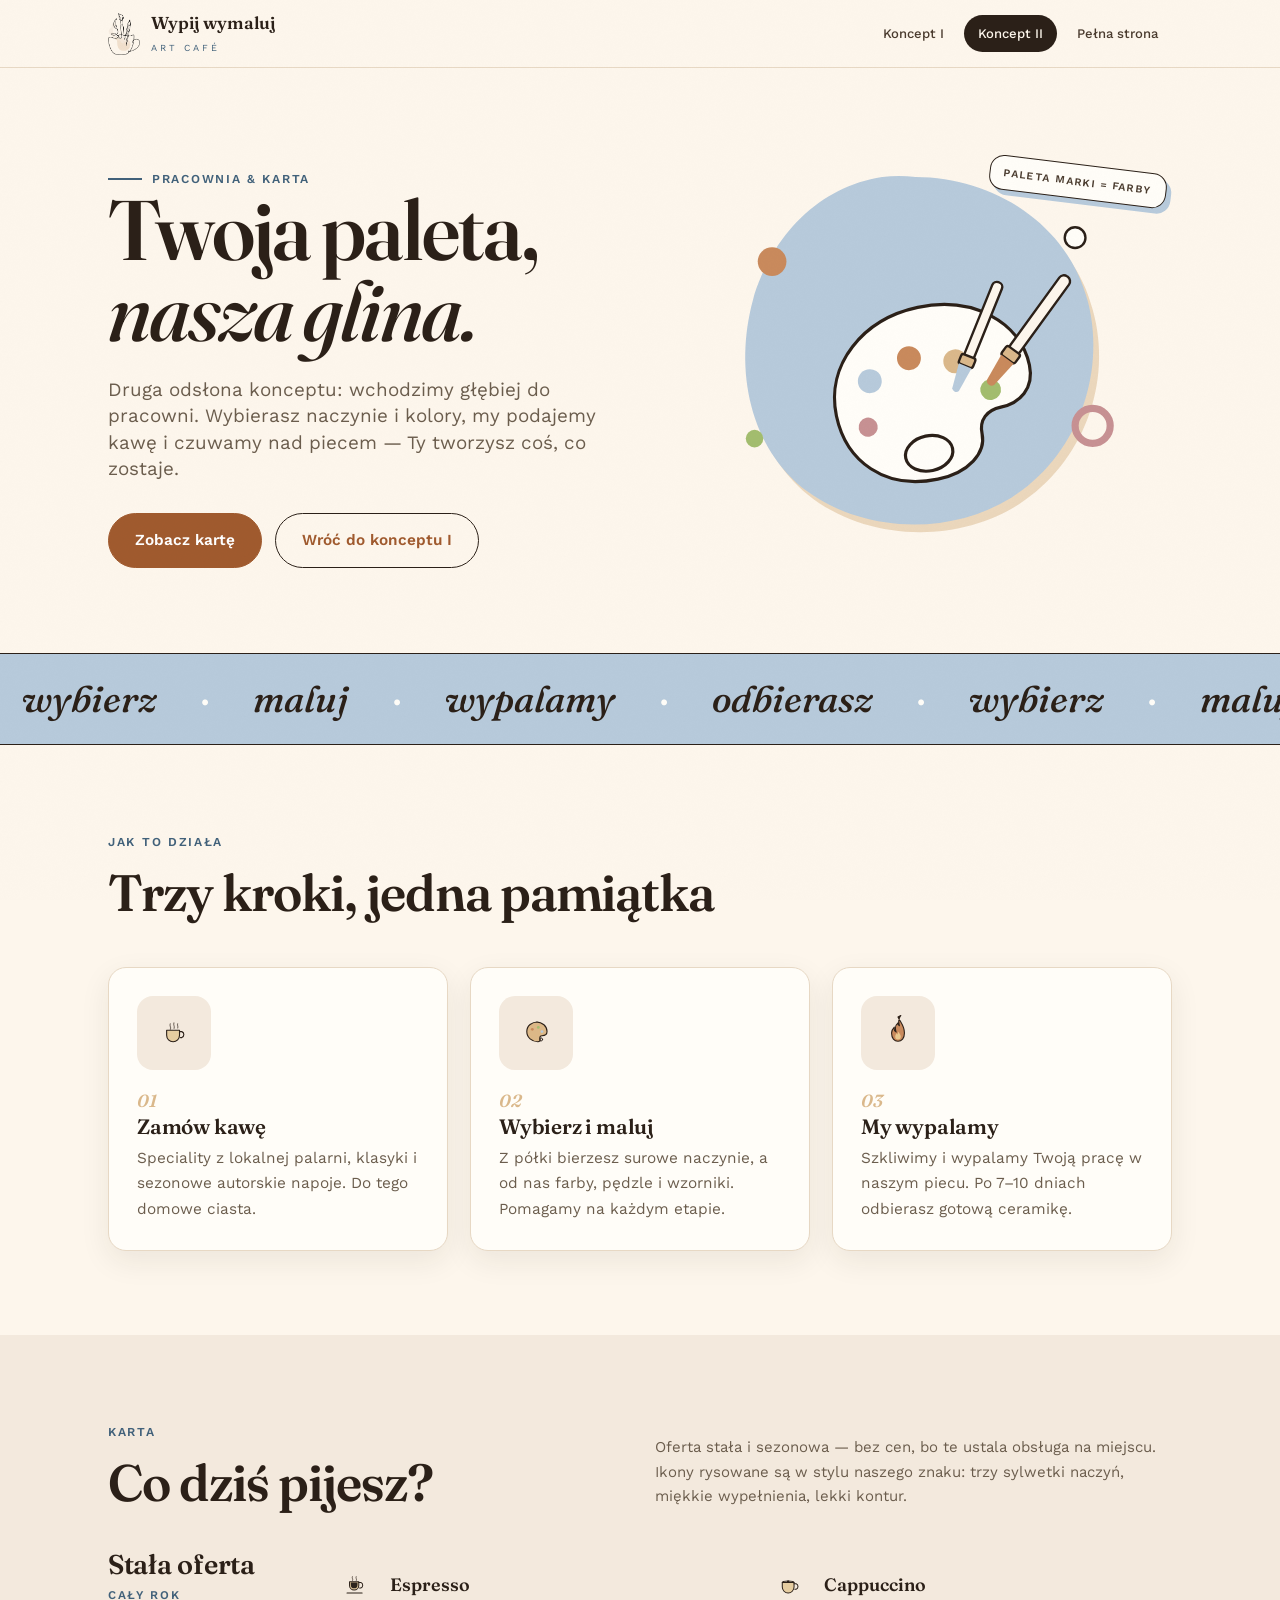
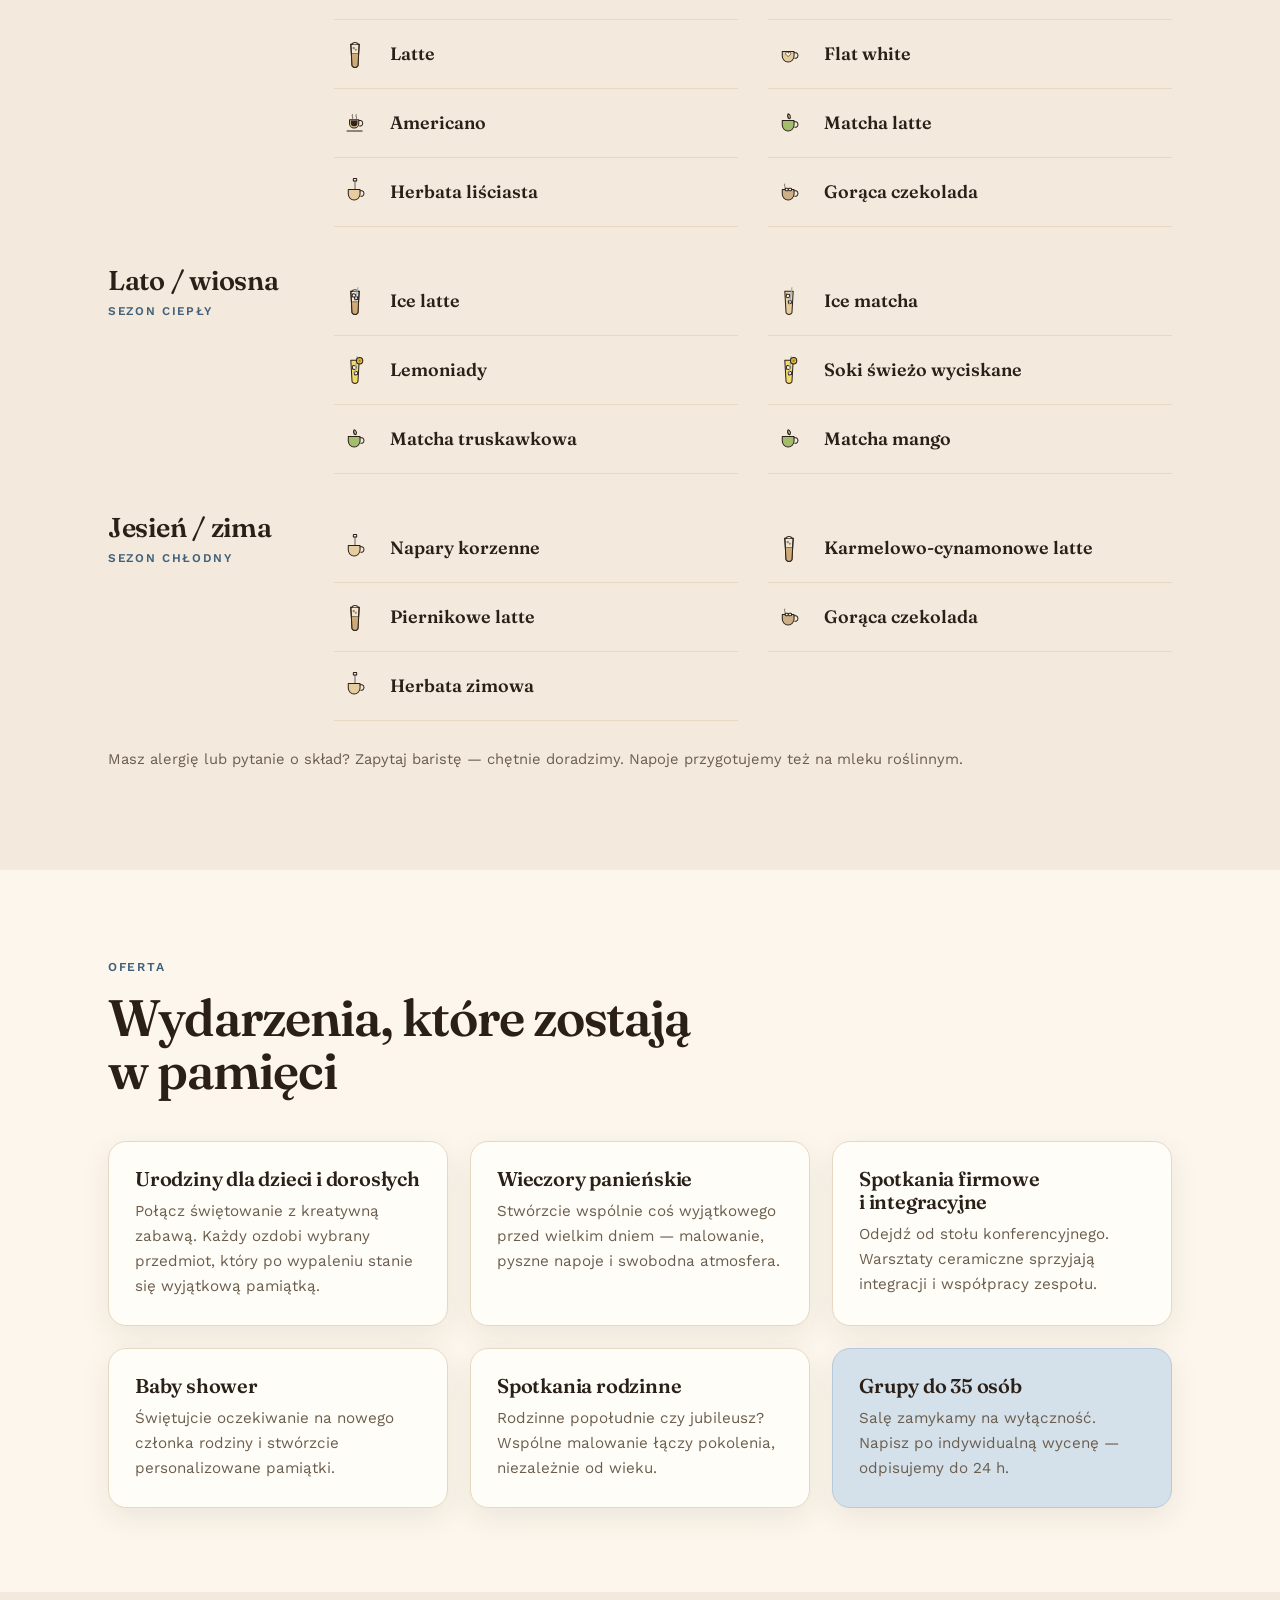
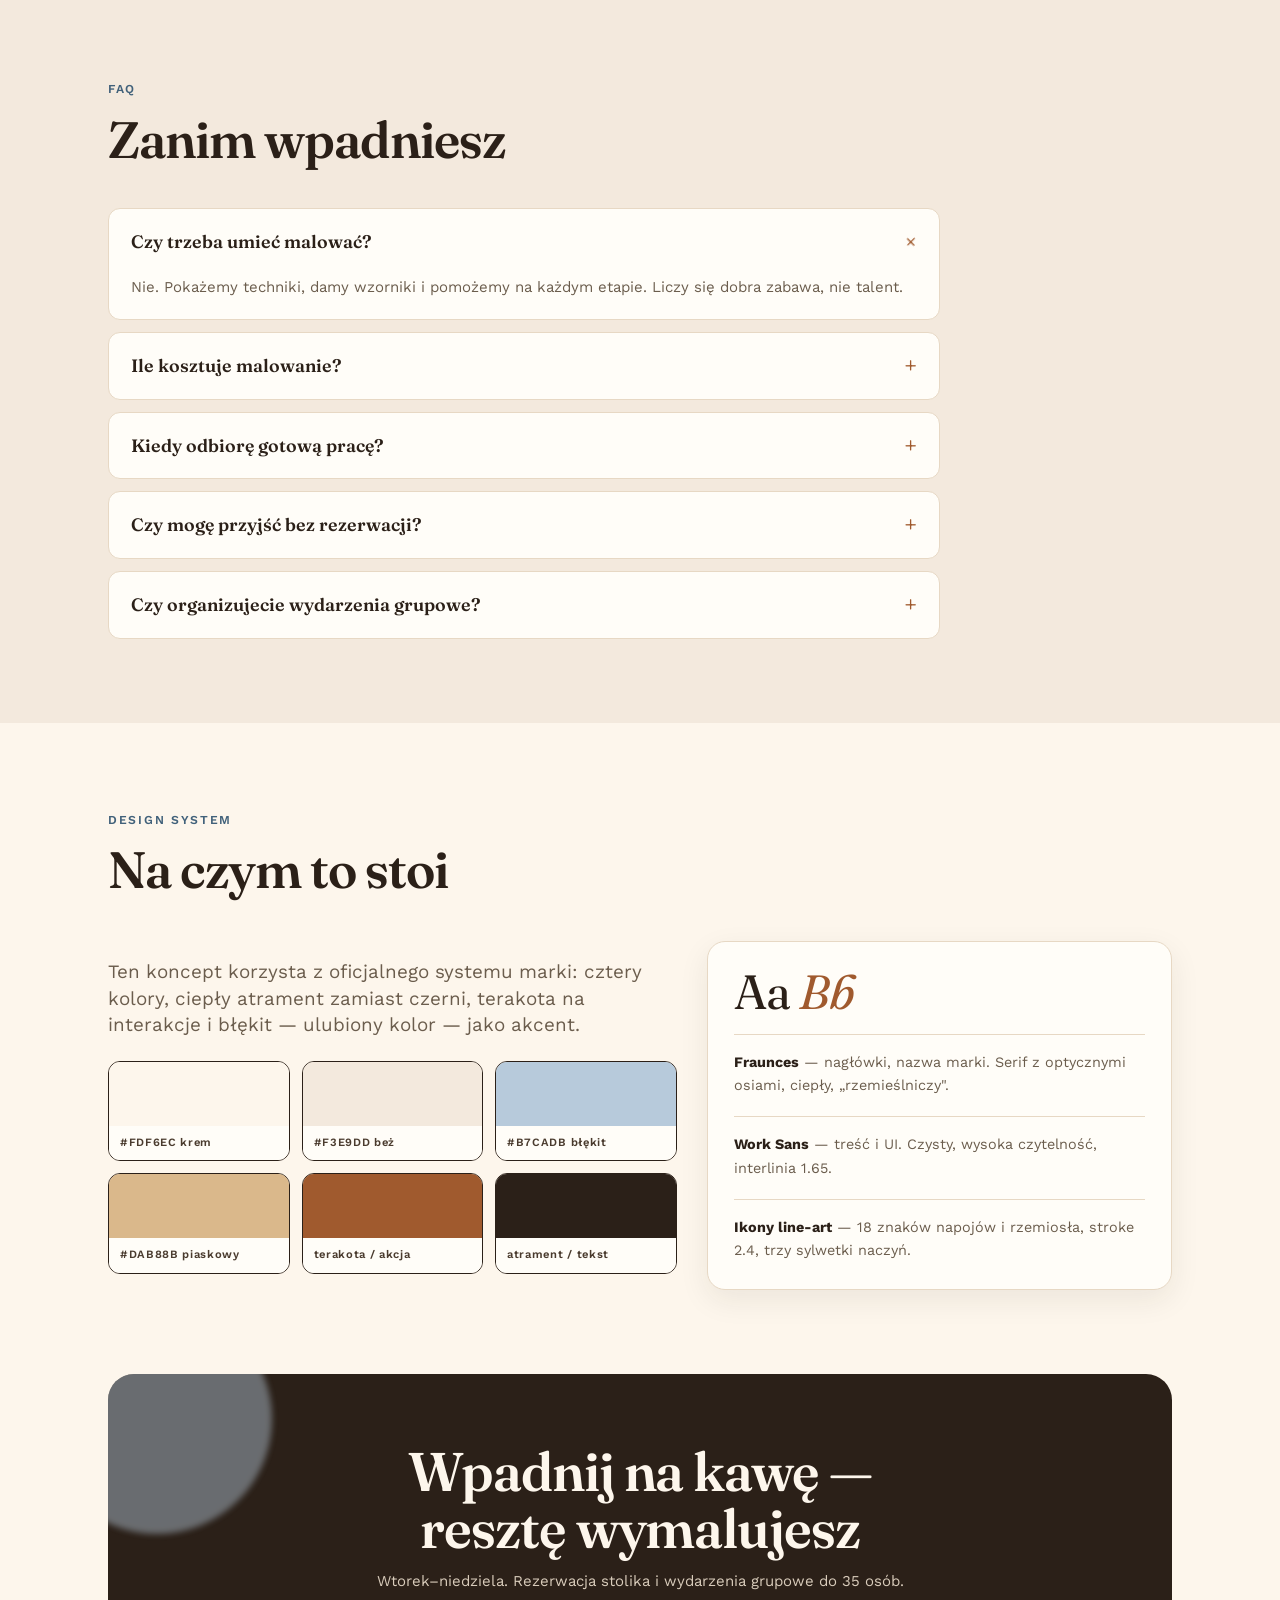
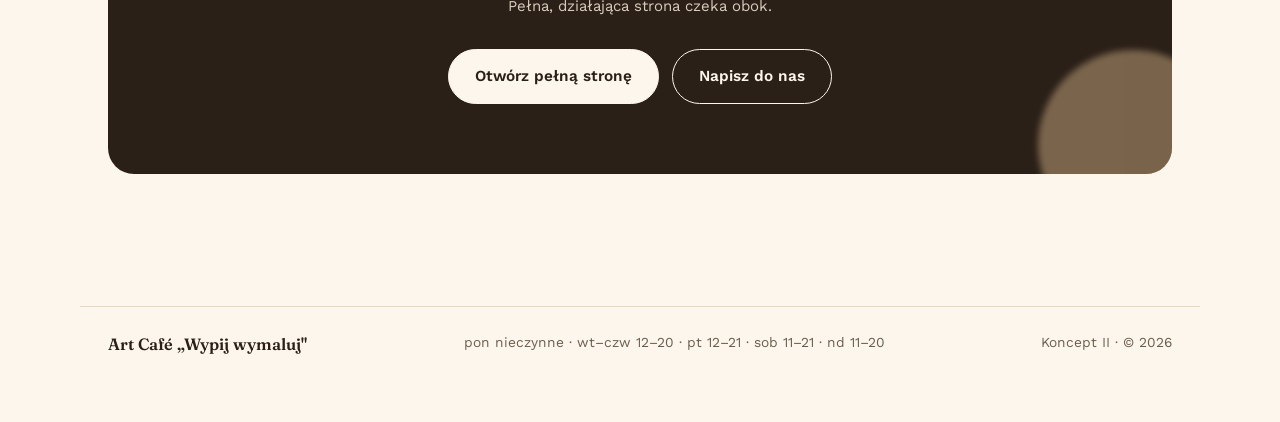
<file: koncept-2.html>
<!doctype html>
<html lang="pl">
<head>
<meta charset="utf-8">
<meta name="viewport" content="width=device-width, initial-scale=1">
<title>Art Café „Wypij wymaluj" — koncept II · pracownia i karta</title>
<meta name="description" content="Druga odsłona konceptu Art Café Wypij wymaluj — pracownia, karta sezonowa i wydarzenia, na oficjalnym design systemie marki.">
<link rel="preconnect" href="https://fonts.googleapis.com">
<link rel="preconnect" href="https://fonts.gstatic.com" crossorigin>
<link href="https://fonts.googleapis.com/css2?family=Fraunces:ital,opsz,wght@0,9..144,400..700;1,9..144,400..600&family=Work+Sans:wght@400;500;600&display=swap" rel="stylesheet">
<link rel="icon" type="image/png" href="assets/favicon.png">
<style>
/* ====== Tokeny z design systemu „Wypij Wymaluj" ====== */
:root{
  --cream:#fdf6ec; --cream-2:#f3e9dd; --paper:#fffdf8; --sand:#dab88b; --sand-soft:#efe4d2;
  --ink:#2b2018; --ink-700:#4a3b2e; --ink-muted:#6b5d4d; --ink-faint:#978675;
  --blue:#b7cadb; --blue-soft:#d4e0ea; --blue-700:#41617a;
  --terra:#c98a5c; --terra-700:#a05a2e; --terra-800:#834723;
  --line:#e7d8c4; --line-strong:#d8c4a9;
  --shadow:0 10px 30px rgba(43,32,24,.08); --shadow-lg:0 18px 48px rgba(43,32,24,.12);
  --focus:0 0 0 3px rgba(160,90,46,.35);
  --r-sm:12px; --r:18px; --r-lg:26px; --pill:999px;
  --display:"Fraunces",Georgia,serif; --body:"Work Sans","Segoe UI",system-ui,sans-serif;
  --ease:cubic-bezier(.22,.61,.36,1); --container:1120px;
}
*{box-sizing:border-box}
html{scroll-behavior:smooth}
body{margin:0;background:var(--cream);color:var(--ink-700);font-family:var(--body);
  font-size:clamp(15px,1.05vw,17px);line-height:1.65;-webkit-font-smoothing:antialiased;overflow-x:hidden}
body::before{content:"";position:fixed;inset:0;z-index:9999;pointer-events:none;opacity:.5;mix-blend-mode:multiply;
  background-image:url("data:image/svg+xml,%3Csvg xmlns='http://www.w3.org/2000/svg' width='160' height='160'%3E%3Cfilter id='n'%3E%3CfeTurbulence type='fractalNoise' baseFrequency='0.85' numOctaves='2' stitchTiles='stitch'/%3E%3CfeColorMatrix type='saturate' values='0'/%3E%3C/filter%3E%3Crect width='100%25' height='100%25' filter='url(%23n)' opacity='0.04'/%3E%3C/svg%3E")}
img,svg{display:block;max-width:100%}
a{color:var(--blue-700);text-underline-offset:2px}
h1,h2,h3{font-family:var(--display);font-weight:600;line-height:1.13;letter-spacing:-.01em;color:var(--ink);margin:0;text-wrap:balance}
.wrap{max-width:var(--container);margin:0 auto;padding:0 28px}
:focus-visible{outline:none;box-shadow:var(--focus);border-radius:6px}

.eyebrow{display:inline-flex;align-items:center;gap:10px;font-size:.76rem;font-weight:600;letter-spacing:.14em;
  text-transform:uppercase;color:var(--blue-700)}
.eyebrow::before{content:"";width:34px;height:1.5px;background:var(--blue-700)}
.lead{font-size:1.18rem;line-height:1.4;color:var(--ink-muted);max-width:42rem}

.btn{display:inline-flex;align-items:center;gap:9px;font-weight:600;font-size:.96rem;text-decoration:none;
  padding:14px 26px;border-radius:var(--pill);border:1.5px solid var(--terra-700);transition:.22s var(--ease)}
.btn--solid{background:var(--terra-700);color:#fff}
.btn--solid:hover{background:var(--terra-800);border-color:var(--terra-800);transform:translateY(-1px)}
.btn--ghost{background:transparent;color:var(--terra-700);border-color:var(--ink)}
.btn--ghost:hover{background:var(--terra-700);border-color:var(--terra-700);color:#fff}
.btn:active{transform:translateY(0) scale(.985)}

.ribbon{position:fixed;top:18px;right:-46px;z-index:60;transform:rotate(45deg);background:var(--terra-700);color:#fff;
  font-size:.6rem;letter-spacing:.2em;text-transform:uppercase;font-weight:600;padding:7px 60px;box-shadow:var(--shadow)}

/* ====== nagłówek / przełącznik konceptu ====== */
.top{position:sticky;top:0;z-index:40;background:rgba(253,246,236,.92);backdrop-filter:blur(8px);border-bottom:1px solid var(--line)}
.top__in{display:flex;align-items:center;justify-content:space-between;gap:16px;max-width:var(--container);margin:0 auto;padding:12px 28px}
.brand{display:flex;align-items:center;gap:11px;text-decoration:none;color:var(--ink)}
.brand img{height:42px;width:auto}
.brand b{font-family:var(--display);font-weight:600;font-size:1.08rem;line-height:1}
.brand small{display:block;font-size:.58rem;letter-spacing:.32em;text-transform:uppercase;color:var(--blue-700);margin-top:3px}
.switch{display:flex;gap:6px;align-items:center}
.switch a{font-size:.82rem;font-weight:500;text-decoration:none;color:var(--ink-700);padding:8px 14px;border-radius:var(--pill);transition:.2s}
.switch a:hover{background:var(--cream-2)}
.switch a[aria-current]{background:var(--ink);color:var(--cream)}
@media(max-width:720px){.switch a.hide{display:none}}

/* ====== hero ====== */
.hero{position:relative;padding:74px 0 64px}
.hero__grid{display:grid;grid-template-columns:1.04fr .96fr;gap:34px;align-items:center}
h1.title{font-size:clamp(2.8rem,6.6vw,5.4rem);line-height:.96;letter-spacing:-.025em}
h1.title .it{font-style:italic;font-weight:500}
.hero .lead{margin-top:26px}
.hero__cta{display:flex;flex-wrap:wrap;gap:13px;margin-top:30px}
.hero__art{position:relative}
.hero__art svg{width:100%;height:auto}
.chip{position:absolute;top:5%;right:1%;transform:rotate(7deg);background:var(--paper);border:1.5px solid var(--ink);
  border-radius:14px;padding:8px 13px;font-size:.66rem;letter-spacing:.14em;text-transform:uppercase;font-weight:600;box-shadow:5px 5px 0 var(--blue)}

/* reveal */
.r{opacity:0;transform:translateY(16px);transition:opacity .6s var(--ease),transform .6s var(--ease)}
.r.in{opacity:1;transform:none}
.hero .r{animation:rise .8s var(--ease) both}
@keyframes rise{from{opacity:0;transform:translateY(16px)}to{opacity:1;transform:none}}
.d1{animation-delay:.05s}.d2{animation-delay:.16s}.d3{animation-delay:.27s}.d4{animation-delay:.38s}

/* marquee */
.marquee{border-top:1.5px solid var(--ink);border-bottom:1.5px solid var(--ink);background:var(--blue);overflow:hidden;padding:15px 0}
.marquee__row{display:flex;width:max-content;white-space:nowrap;animation:scroll 28s linear infinite}
.marquee span{font-family:var(--display);font-style:italic;font-weight:500;font-size:clamp(1.4rem,3.6vw,2.3rem);color:var(--ink);padding:0 22px}
.marquee span::after{content:"·";font-style:normal;margin-left:44px;color:var(--paper)}
@keyframes scroll{to{transform:translateX(-50%)}}

/* sekcje */
.section{padding:84px 0}
.section--sunk{background:var(--cream-2)}
.kicker{font-size:.76rem;letter-spacing:.14em;text-transform:uppercase;color:var(--blue-700);font-weight:600}
.h2{font-size:clamp(2rem,4.4vw,3.2rem);line-height:1.04;letter-spacing:-.02em;margin:12px 0 0}
.intro{display:grid;grid-template-columns:1fr 1fr;gap:30px;align-items:end}
.intro p{margin:0;color:var(--ink-muted)}
@media(max-width:760px){.intro{grid-template-columns:1fr;gap:14px}}

/* kroki */
.steps{margin-top:48px;display:grid;grid-template-columns:repeat(3,1fr);gap:22px}
.stepc{background:var(--paper);border:1px solid var(--line);border-radius:var(--r);padding:28px;box-shadow:var(--shadow);transition:.3s var(--ease)}
.stepc:hover{transform:translateY(-3px);box-shadow:var(--shadow-lg)}
.stepc .tile{width:74px;height:74px;border-radius:16px;background:var(--cream-2);display:flex;align-items:center;justify-content:center;margin-bottom:16px}
.stepc .tile img{width:46px;height:46px}
.stepc h3{font-size:1.3rem;margin:0 0 .35em}
.stepc p{margin:0;color:var(--ink-muted);font-size:.96rem}
.stepc .no{font-family:var(--display);font-style:italic;color:var(--sand);font-size:1.1rem;font-weight:600}

/* karta / menu */
.menu{margin-top:42px;display:grid;gap:40px}
.season{display:grid;grid-template-columns:200px 1fr;gap:26px;align-items:start}
.season__h{position:sticky;top:90px}
.season__h h3{font-size:1.7rem;line-height:1}
.season__h span{display:block;margin-top:8px;font-size:.74rem;letter-spacing:.14em;text-transform:uppercase;color:var(--blue-700);font-weight:600}
.items{display:grid;grid-template-columns:repeat(2,1fr);gap:0 30px}
.item{display:flex;align-items:center;gap:14px;padding:13px 0;border-bottom:1px solid var(--line)}
.item img{width:42px;height:42px;flex:none}
.item b{font-family:var(--display);font-weight:600;font-size:1.12rem;color:var(--ink)}
@media(max-width:760px){.season{grid-template-columns:1fr;gap:12px}.season__h{position:static}.items{grid-template-columns:1fr}.steps{grid-template-columns:1fr}}
.note{margin-top:26px;font-size:.92rem;color:var(--ink-muted)}

/* oferta */
.offers{margin-top:44px;display:grid;grid-template-columns:repeat(3,1fr);gap:22px}
.offer{background:var(--paper);border:1px solid var(--line);border-radius:var(--r);padding:26px;box-shadow:var(--shadow)}
.offer h3{font-size:1.25rem;margin:0 0 .4em}
.offer p{margin:0;color:var(--ink-muted);font-size:.95rem}
@media(max-width:860px){.offers{grid-template-columns:1fr}}

/* faq */
.faq{margin-top:42px;display:grid;gap:12px;max-width:52rem}
.faq details{background:var(--paper);border:1px solid var(--line);border-radius:var(--r-sm);overflow:hidden}
.faq summary{cursor:pointer;list-style:none;display:flex;justify-content:space-between;gap:16px;align-items:center;
  padding:18px 22px;font-family:var(--display);font-weight:600;font-size:1.12rem;color:var(--ink)}
.faq summary::-webkit-details-marker{display:none}
.faq summary::after{content:"+";color:var(--terra-700);font-size:1.5rem;line-height:1;transition:transform .25s var(--ease)}
.faq details[open] summary::after{transform:rotate(45deg)}
.faq p{margin:0;padding:0 22px 20px;color:var(--ink-muted)}

/* design system specimen */
.spec{margin-top:44px;display:grid;grid-template-columns:1.1fr .9fr;gap:30px;align-items:start}
@media(max-width:860px){.spec{grid-template-columns:1fr}}
.sw{display:grid;grid-template-columns:repeat(3,1fr);gap:12px}
.sw figure{margin:0;border:1px solid var(--ink);border-radius:var(--r-sm);overflow:hidden}
.sw i{display:block;height:64px}
.sw figcaption{padding:8px 11px;font-size:.7rem;letter-spacing:.06em;font-weight:600;background:var(--paper);color:var(--ink-700)}
.specimen{background:var(--paper);border:1px solid var(--line);border-radius:var(--r);padding:26px;box-shadow:var(--shadow)}
.specimen .big{font-family:var(--display);font-size:3rem;line-height:1;letter-spacing:-.02em;color:var(--ink)}
.specimen .big em{font-style:italic;color:var(--terra-700)}
.specimen .row{margin-top:18px;padding-top:16px;border-top:1px solid var(--line);font-size:.9rem;color:var(--ink-muted)}
.specimen .row b{color:var(--ink)}

/* band */
.band{position:relative;background:var(--ink);color:var(--cream);border-radius:var(--r-lg);padding:70px 8%;text-align:center;overflow:hidden}
.band h2{color:var(--cream);font-size:clamp(2rem,5vw,3.4rem);line-height:1.04;letter-spacing:-.02em;margin:0 0 12px}
.band p{color:#d9ccbb;max-width:34rem;margin:0 auto 28px}
.band .btn--solid{background:var(--cream);color:var(--ink);border-color:var(--cream)}
.band .btn--solid:hover{background:#fff;border-color:#fff;color:var(--ink)}
.band .btn--ghost{color:var(--cream);border-color:var(--cream)}
.band .blob{position:absolute;border-radius:50%;filter:blur(3px);opacity:.45}
.band .b1{width:230px;height:230px;background:var(--blue);left:-66px;top:-70px}
.band .b2{width:190px;height:190px;background:var(--sand);right:-56px;bottom:-66px}

footer{padding:48px 0 64px;color:var(--ink-muted);font-size:.86rem}
footer .row{display:flex;justify-content:space-between;flex-wrap:wrap;gap:16px;border-top:1px solid var(--line);padding-top:24px}
footer b{font-family:var(--display);color:var(--ink);font-weight:600;font-size:1.02rem}

@media(max-width:860px){.hero__grid{grid-template-columns:1fr;gap:8px}.hero__art{order:-1;max-width:440px;margin:0 auto}}
@media(prefers-reduced-motion:reduce){*{animation:none!important;transition:none!important}.r{opacity:1;transform:none}}
</style>
</head>
<body>

<header class="top">
  <div class="top__in">
    <a class="brand" href="index.html">
      <img src="assets/logo.png" alt="Art Café Wypij wymaluj">
      <span><b>Wypij wymaluj</b><small>Art café</small></span>
    </a>
    <nav class="switch" aria-label="Wersje konceptu">
      <a href="koncept.html">Koncept I</a>
      <a href="koncept-2.html" aria-current="page">Koncept II</a>
      <a class="hide" href="index.html">Pełna strona</a>
    </nav>
  </div>
</header>

<main>
  <section class="hero">
    <div class="wrap hero__grid">
      <div>
        <div class="eyebrow r d1">Pracownia &amp; karta</div>
        <h1 class="title r d2">Twoja paleta,<br><span class="it">nasza glina.</span></h1>
        <p class="lead r d3">Druga odsłona konceptu: wchodzimy głębiej do pracowni. Wybierasz naczynie i kolory, my podajemy kawę i czuwamy nad piecem — Ty tworzysz coś, co zostaje.</p>
        <div class="hero__cta r d4">
          <a class="btn btn--solid" href="#karta">Zobacz kartę</a>
          <a class="btn btn--ghost" href="koncept.html">Wróć do konceptu I</a>
        </div>
      </div>
      <div class="hero__art r d3">
        <div class="chip">paleta marki = farby</div>
        <svg viewBox="0 0 620 560" xmlns="http://www.w3.org/2000/svg">
          <path d="M312 60c94 0 184 56 208 150 26 92-12 192-92 244-78 50-186 46-258-6C96 392 74 296 98 208 120 128 178 78 252 62c20-3 40-2 60-2z" fill="#dab88b" opacity="0.5"/>
          <path d="M298 44c98 0 192 60 216 156 24 94-16 196-96 246-78 48-184 44-256-8C90 384 70 286 94 198 118 116 178 56 256 44c14-2 28-2 42 0z" fill="#b7cadb"/>
          <circle cx="118" cy="150" r="18" fill="#c98a5c"/>
          <circle cx="498" cy="120" r="13" fill="#fffdf8" stroke="#2b2018" stroke-width="3"/>
          <circle cx="520" cy="356" r="22" fill="none" stroke="#c79193" stroke-width="9"/>
          <circle cx="96" cy="372" r="11" fill="#a3bd6e"/>
          <g transform="rotate(-12 300 320)">
            <path d="M196 322c0-66 58-112 128-112s122 44 122 100c0 30-22 44-46 44-18 0-30 10-30 28 0 24-26 44-66 44-68 0-108-46-108-104z" fill="#fffdf8" stroke="#2b2018" stroke-width="4"/>
            <ellipse cx="300" cy="392" rx="30" ry="22" fill="none" stroke="#2b2018" stroke-width="4"/>
            <circle cx="246" cy="288" r="15" fill="#b7cadb"/>
            <circle cx="300" cy="270" r="15" fill="#c98a5c"/>
            <circle cx="356" cy="286" r="15" fill="#dab88b"/>
            <circle cx="392" cy="330" r="13" fill="#a3bd6e"/>
            <circle cx="232" cy="344" r="12" fill="#c79193"/>
          </g>
          <g transform="rotate(36 430 250)">
            <rect x="422" y="150" width="15" height="118" rx="7" fill="#fdf6ec" stroke="#2b2018" stroke-width="3"/>
            <rect x="419" y="264" width="21" height="14" rx="3" fill="#dab88b" stroke="#2b2018" stroke-width="3"/>
            <path d="M420 278h19l-4 36a6 6 0 0 1-11 0z" fill="#c98a5c"/>
          </g>
          <g transform="rotate(22 372 250)">
            <rect x="366" y="170" width="13" height="104" rx="6" fill="#fdf6ec" stroke="#2b2018" stroke-width="3"/>
            <rect x="363" y="270" width="19" height="13" rx="3" fill="#dab88b" stroke="#2b2018" stroke-width="3"/>
            <path d="M364 283h17l-4 32a5 5 0 0 1-9 0z" fill="#b7cadb"/>
          </g>
        </svg>
      </div>
    </div>
  </section>

  <div class="marquee" aria-hidden="true">
    <div class="marquee__row">
      <span>wybierz</span><span>maluj</span><span>wypalamy</span><span>odbierasz</span>
      <span>wybierz</span><span>maluj</span><span>wypalamy</span><span>odbierasz</span>
    </div>
  </div>

  <section class="section">
    <div class="wrap">
      <div class="r"><span class="kicker">Jak to działa</span><h2 class="h2">Trzy kroki, jedna pamiątka</h2></div>
      <div class="steps">
        <article class="stepc r"><div class="tile"><img src="assets/icons/cup.svg" alt=""></div><span class="no">01</span><h3>Zamów kawę</h3><p>Speciality z lokalnej palarni, klasyki i sezonowe autorskie napoje. Do tego domowe ciasta.</p></article>
        <article class="stepc r"><div class="tile"><img src="assets/icons/palette.svg" alt=""></div><span class="no">02</span><h3>Wybierz i maluj</h3><p>Z półki bierzesz surowe naczynie, a od nas farby, pędzle i wzorniki. Pomagamy na każdym etapie.</p></article>
        <article class="stepc r"><div class="tile"><img src="assets/icons/kiln.svg" alt=""></div><span class="no">03</span><h3>My wypalamy</h3><p>Szkliwimy i wypalamy Twoją pracę w naszym piecu. Po 7–10 dniach odbierasz gotową ceramikę.</p></article>
      </div>
    </div>
  </section>

  <section class="section section--sunk" id="karta">
    <div class="wrap">
      <div class="intro r">
        <div><span class="kicker">Karta</span><h2 class="h2">Co dziś pijesz?</h2></div>
        <p>Oferta stała i sezonowa — bez cen, bo te ustala obsługa na miejscu. Ikony rysowane są w stylu naszego znaku: trzy sylwetki naczyń, miękkie wypełnienia, lekki kontur.</p>
      </div>
      <div class="menu">
        <div class="season r">
          <div class="season__h"><h3>Stała oferta</h3><span>cały rok</span></div>
          <div class="items">
            <div class="item"><img src="assets/icons/espresso.svg" alt=""><b>Espresso</b></div>
            <div class="item"><img src="assets/icons/cappuccino.svg" alt=""><b>Cappuccino</b></div>
            <div class="item"><img src="assets/icons/latte.svg" alt=""><b>Latte</b></div>
            <div class="item"><img src="assets/icons/flat-white.svg" alt=""><b>Flat white</b></div>
            <div class="item"><img src="assets/icons/espresso.svg" alt=""><b>Americano</b></div>
            <div class="item"><img src="assets/icons/matcha.svg" alt=""><b>Matcha latte</b></div>
            <div class="item"><img src="assets/icons/tea.svg" alt=""><b>Herbata liściasta</b></div>
            <div class="item"><img src="assets/icons/hot-chocolate.svg" alt=""><b>Gorąca czekolada</b></div>
          </div>
        </div>
        <div class="season r">
          <div class="season__h"><h3>Lato / wiosna</h3><span>sezon ciepły</span></div>
          <div class="items">
            <div class="item"><img src="assets/icons/ice-latte.svg" alt=""><b>Ice latte</b></div>
            <div class="item"><img src="assets/icons/iced.svg" alt=""><b>Ice matcha</b></div>
            <div class="item"><img src="assets/icons/lemonade.svg" alt=""><b>Lemoniady</b></div>
            <div class="item"><img src="assets/icons/lemonade.svg" alt=""><b>Soki świeżo wyciskane</b></div>
            <div class="item"><img src="assets/icons/matcha.svg" alt=""><b>Matcha truskawkowa</b></div>
            <div class="item"><img src="assets/icons/matcha.svg" alt=""><b>Matcha mango</b></div>
          </div>
        </div>
        <div class="season r">
          <div class="season__h"><h3>Jesień / zima</h3><span>sezon chłodny</span></div>
          <div class="items">
            <div class="item"><img src="assets/icons/tea.svg" alt=""><b>Napary korzenne</b></div>
            <div class="item"><img src="assets/icons/latte.svg" alt=""><b>Karmelowo-cynamonowe latte</b></div>
            <div class="item"><img src="assets/icons/latte.svg" alt=""><b>Piernikowe latte</b></div>
            <div class="item"><img src="assets/icons/hot-chocolate.svg" alt=""><b>Gorąca czekolada</b></div>
            <div class="item"><img src="assets/icons/tea.svg" alt=""><b>Herbata zimowa</b></div>
          </div>
        </div>
      </div>
      <p class="note">Masz alergię lub pytanie o skład? Zapytaj baristę — chętnie doradzimy. Napoje przygotujemy też na mleku roślinnym.</p>
    </div>
  </section>

  <section class="section">
    <div class="wrap">
      <div class="r"><span class="kicker">Oferta</span><h2 class="h2">Wydarzenia, które zostają<br>w pamięci</h2></div>
      <div class="offers">
        <article class="offer r"><h3>Urodziny dla dzieci i dorosłych</h3><p>Połącz świętowanie z kreatywną zabawą. Każdy ozdobi wybrany przedmiot, który po wypaleniu stanie się wyjątkową pamiątką.</p></article>
        <article class="offer r"><h3>Wieczory panieńskie</h3><p>Stwórzcie wspólnie coś wyjątkowego przed wielkim dniem — malowanie, pyszne napoje i swobodna atmosfera.</p></article>
        <article class="offer r"><h3>Spotkania firmowe i integracyjne</h3><p>Odejdź od stołu konferencyjnego. Warsztaty ceramiczne sprzyjają integracji i współpracy zespołu.</p></article>
        <article class="offer r"><h3>Baby shower</h3><p>Świętujcie oczekiwanie na nowego członka rodziny i stwórzcie personalizowane pamiątki.</p></article>
        <article class="offer r"><h3>Spotkania rodzinne</h3><p>Rodzinne popołudnie czy jubileusz? Wspólne malowanie łączy pokolenia, niezależnie od wieku.</p></article>
        <article class="offer r" style="background:var(--blue-soft);border-color:var(--blue)"><h3>Grupy do 35 osób</h3><p>Salę zamykamy na wyłączność. Napisz po indywidualną wycenę — odpisujemy do 24 h.</p></article>
      </div>
    </div>
  </section>

  <section class="section section--sunk">
    <div class="wrap">
      <div class="r"><span class="kicker">FAQ</span><h2 class="h2">Zanim wpadniesz</h2></div>
      <div class="faq">
        <details open class="r"><summary>Czy trzeba umieć malować?</summary><p>Nie. Pokażemy techniki, damy wzorniki i pomożemy na każdym etapie. Liczy się dobra zabawa, nie talent.</p></details>
        <details class="r"><summary>Ile kosztuje malowanie?</summary><p>Płacisz za wybrane naczynie — szkliwienie i wypał są w cenie. Kawę i ciasto zamawiasz osobno z menu.</p></details>
        <details class="r"><summary>Kiedy odbiorę gotową pracę?</summary><p>Po 7–10 dniach od wypału. Odezwiemy się, gdy ceramika będzie gotowa do odbioru.</p></details>
        <details class="r"><summary>Czy mogę przyjść bez rezerwacji?</summary><p>W tygodniu zwykle tak. W weekendy i dla grup lepiej zarezerwować stolik wcześniej.</p></details>
        <details class="r"><summary>Czy organizujecie wydarzenia grupowe?</summary><p>Tak — urodziny, wieczory panieńskie, spotkania firmowe i rodzinne dla grup do 35 osób. Napisz po wycenę.</p></details>
      </div>
    </div>
  </section>

  <section class="section">
    <div class="wrap">
      <div class="r"><span class="kicker">Design system</span><h2 class="h2">Na czym to stoi</h2></div>
      <div class="spec">
        <div class="r">
          <p class="lead" style="margin-bottom:22px">Ten koncept korzysta z oficjalnego systemu marki: cztery kolory, ciepły atrament zamiast czerni, terakota na interakcje i błękit — ulubiony kolor — jako akcent.</p>
          <div class="sw">
            <figure><i style="background:#fdf6ec"></i><figcaption>#FDF6EC krem</figcaption></figure>
            <figure><i style="background:#f3e9dd"></i><figcaption>#F3E9DD beż</figcaption></figure>
            <figure><i style="background:#b7cadb"></i><figcaption>#B7CADB błękit</figcaption></figure>
            <figure><i style="background:#dab88b"></i><figcaption>#DAB88B piaskowy</figcaption></figure>
            <figure><i style="background:#a05a2e"></i><figcaption>terakota / akcja</figcaption></figure>
            <figure><i style="background:#2b2018"></i><figcaption>atrament / tekst</figcaption></figure>
          </div>
        </div>
        <div class="specimen r">
          <div class="big">Aa <em>Bb</em></div>
          <div class="row"><b>Fraunces</b> — nagłówki, nazwa marki. Serif z optycznymi osiami, ciepły, „rzemieślniczy".</div>
          <div class="row"><b>Work Sans</b> — treść i UI. Czysty, wysoka czytelność, interlinia 1.65.</div>
          <div class="row"><b>Ikony line-art</b> — 18 znaków napojów i rzemiosła, stroke 2.4, trzy sylwetki naczyń.</div>
        </div>
      </div>
    </div>
  </section>

  <section class="section" style="padding-top:0">
    <div class="wrap">
      <div class="band r">
        <span class="blob b1"></span><span class="blob b2"></span>
        <h2>Wpadnij na kawę —<br>resztę wymalujesz</h2>
        <p>Wtorek–niedziela. Rezerwacja stolika i wydarzenia grupowe do 35 osób. Pełna, działająca strona czeka obok.</p>
        <div class="hero__cta" style="justify-content:center">
          <a class="btn btn--solid" href="index.html">Otwórz pełną stronę</a>
          <a class="btn btn--ghost" href="mailto:rezerwacje@wypijwymaluj.pl">Napisz do nas</a>
        </div>
      </div>
    </div>
  </section>
</main>

<footer>
  <div class="wrap row">
    <b>Art Café „Wypij wymaluj"</b>
    <span>pon nieczynne · wt–czw 12–20 · pt 12–21 · sob 11–21 · nd 11–20</span>
    <span>Koncept II · © <span id="y"></span></span>
  </div>
</footer>

<script>
document.getElementById("y").textContent=new Date().getFullYear();
const io=new IntersectionObserver((es)=>es.forEach(e=>{if(e.isIntersecting){e.target.classList.add("in");io.unobserve(e.target)}}),{threshold:.12});
document.querySelectorAll(".section .r").forEach(el=>io.observe(el));
</script>
</body>
</html>
</file>
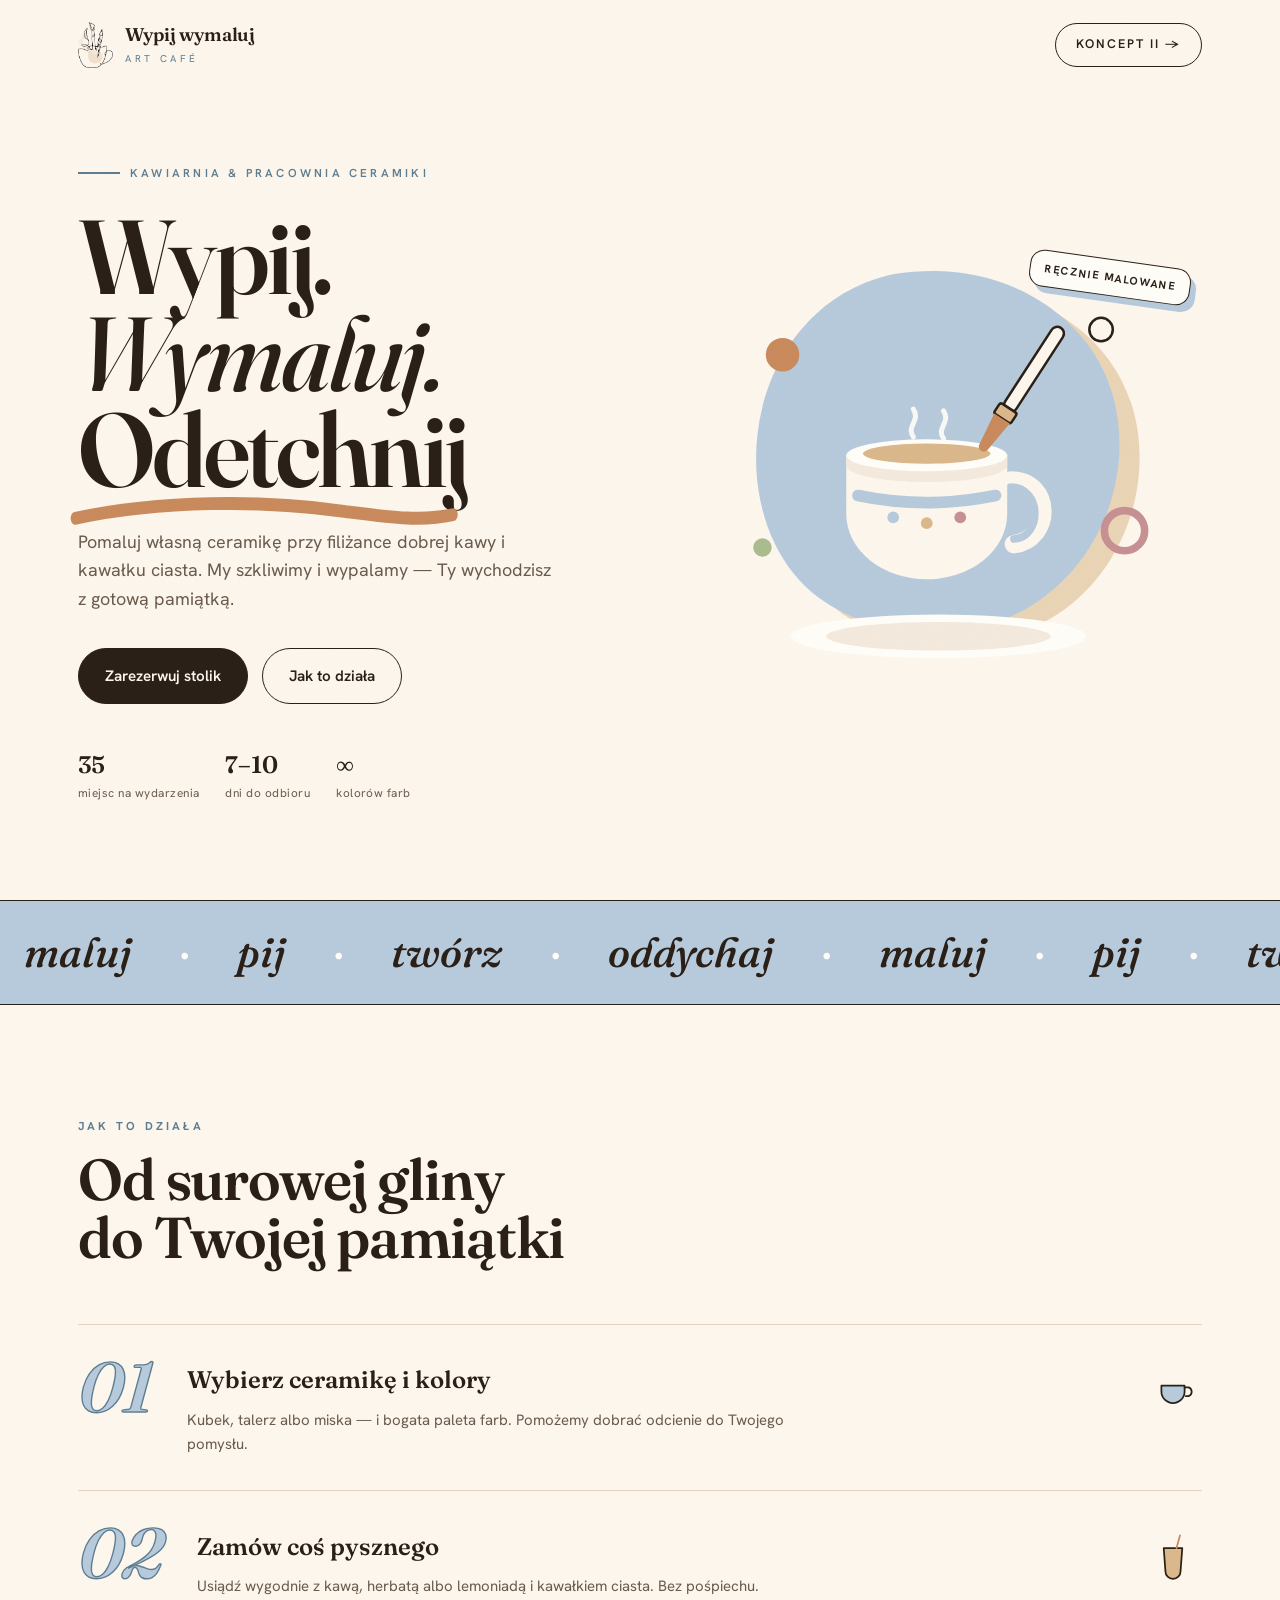
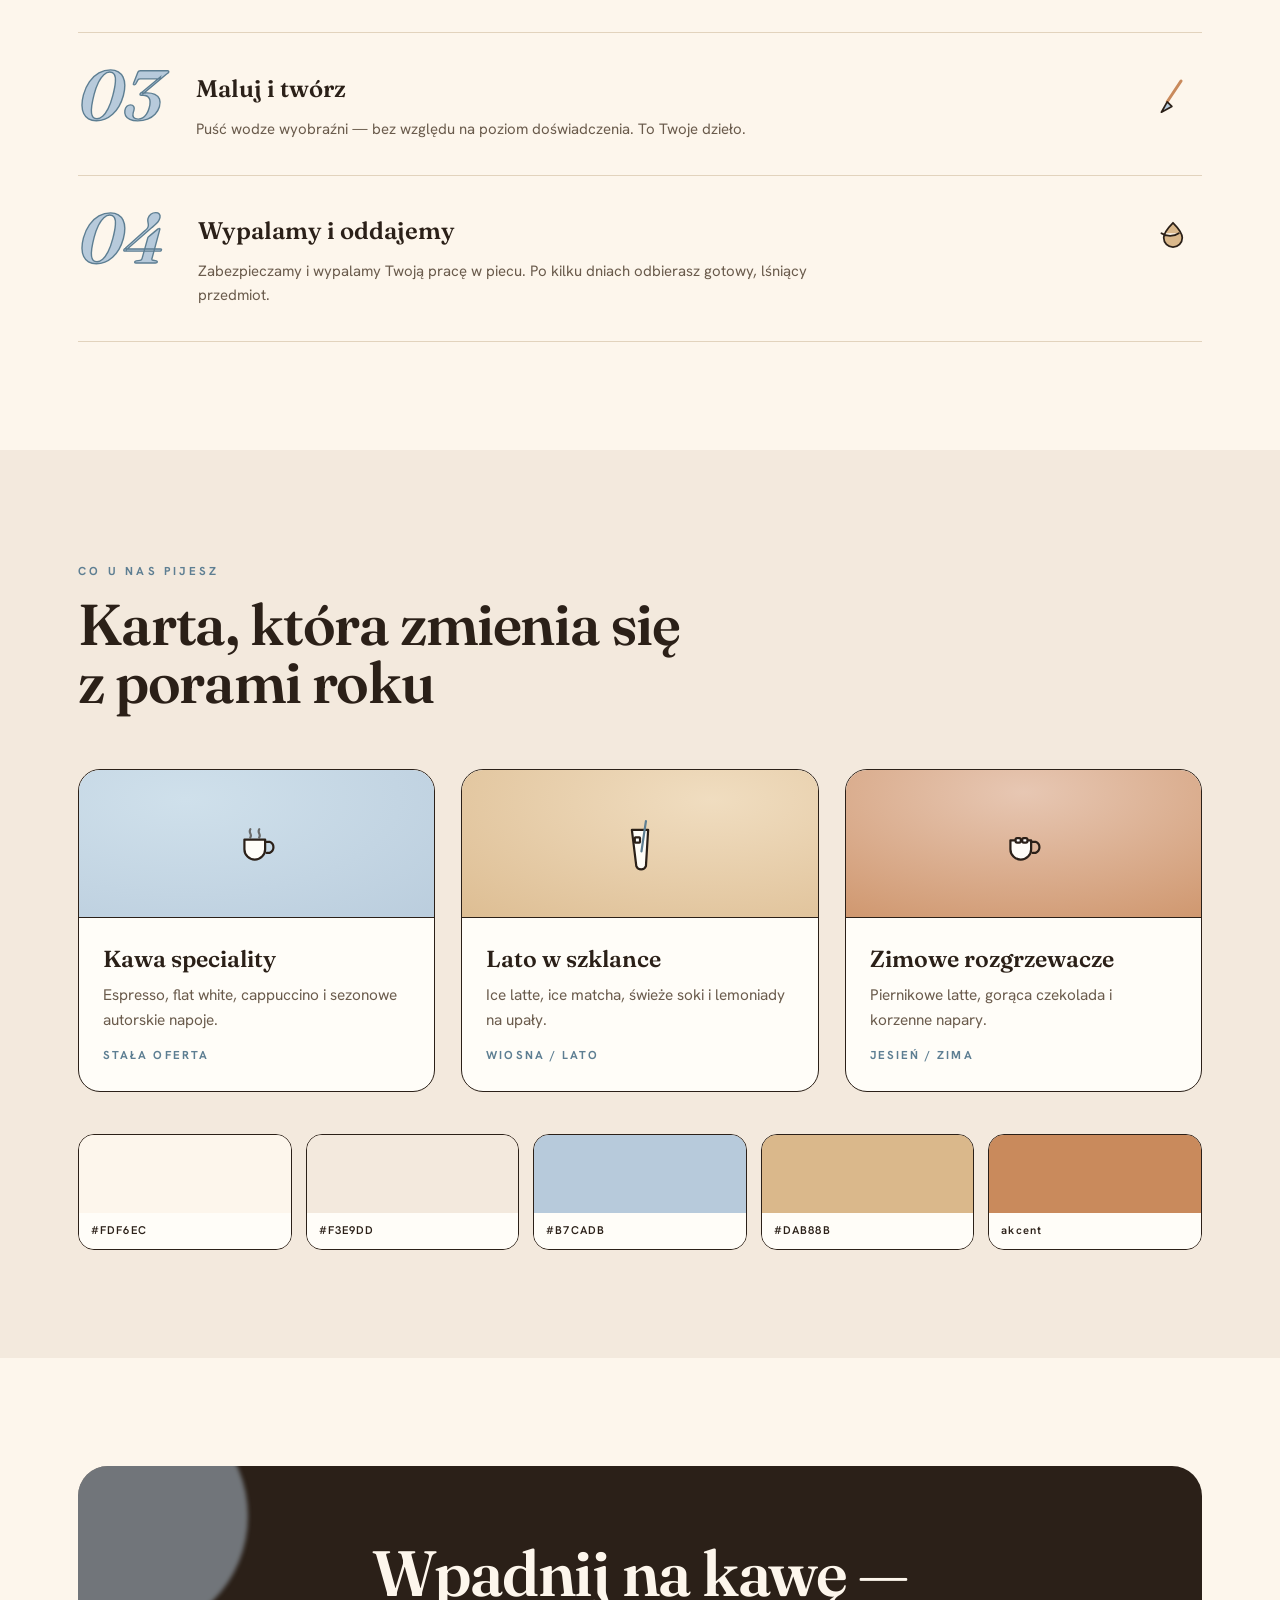
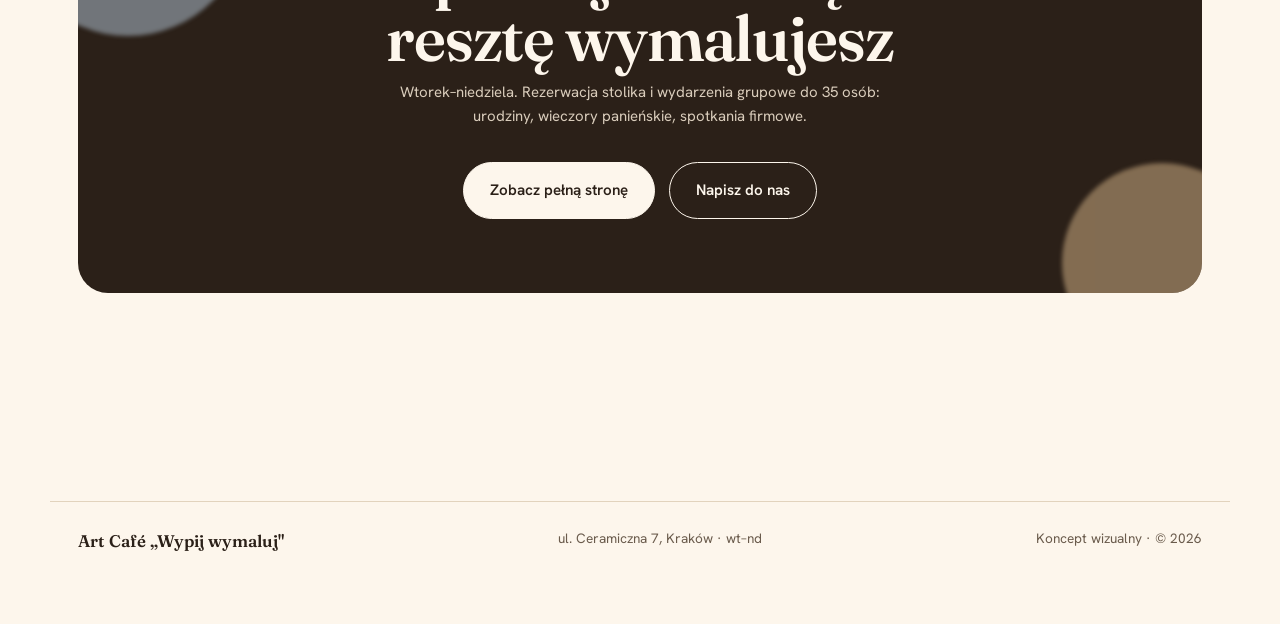
<file: koncept.html>
<!doctype html>
<html lang="pl">
<head>
<meta charset="utf-8">
<meta name="viewport" content="width=device-width, initial-scale=1">
<title>Art Café „Wypij wymaluj" — koncept</title>
<meta name="description" content="Koncept wizualny kawiarni i pracowni ceramiki Art Café Wypij wymaluj — edytorialny kierunek wizualny.">

<link rel="preconnect" href="https://fonts.googleapis.com">
<link rel="preconnect" href="https://fonts.gstatic.com" crossorigin>
<link href="https://fonts.googleapis.com/css2?family=Fraunces:ital,opsz,wght@0,9..144,400..700;1,9..144,400..600&family=Hanken+Grotesk:wght@400;500;600;700;800&display=swap" rel="stylesheet">
<link rel="icon" type="image/png" href="assets/favicon.png">
<style>
:root{
  --cream:#fdf6ec; --beige:#f3e9dd; --paper:#fffdf8;
  --blue:#b7cadb; --blue-deep:#5d7e92; --sand:#dab88b; --sand-deep:#b07d44;
  --clay:#c98a5c; --rose:#c79193; --sage:#a9bd8f;
  --ink:#2b2018; --ink-soft:#6a5b4c;
  --display:"Fraunces",Georgia,serif;
  --body:"Hanken Grotesk","Segoe UI",system-ui,sans-serif;
}
*{box-sizing:border-box}
html{scroll-behavior:smooth}
body{
  margin:0; background:var(--cream); color:var(--ink);
  font-family:var(--body); font-size:clamp(15px,1.1vw,17px); line-height:1.6;
  -webkit-font-smoothing:antialiased; overflow-x:hidden;
}
/* ziarno / faktura */
body::before{
  content:""; position:fixed; inset:0; z-index:9999; pointer-events:none; opacity:.5;
  mix-blend-mode:multiply;
  background-image:url("data:image/svg+xml,%3Csvg xmlns='http://www.w3.org/2000/svg' width='160' height='160'%3E%3Cfilter id='n'%3E%3CfeTurbulence type='fractalNoise' baseFrequency='0.85' numOctaves='2' stitchTiles='stitch'/%3E%3CfeColorMatrix type='saturate' values='0'/%3E%3C/filter%3E%3Crect width='100%25' height='100%25' filter='url(%23n)' opacity='0.045'/%3E%3C/svg%3E");
}
img,svg{display:block;max-width:100%}
a{color:inherit}
.wrap{max-width:1180px;margin:0 auto;padding:0 28px}

/* nagłówek */
.top{position:absolute;top:0;left:0;right:0;z-index:20}
.top__in{display:flex;align-items:center;justify-content:space-between;padding:22px 28px;max-width:1180px;margin:0 auto}
.brand{display:flex;align-items:center;gap:12px;text-decoration:none}
.brand img{height:46px;width:auto}
.brand b{font-family:var(--display);font-weight:600;font-size:1.15rem;letter-spacing:-.01em;line-height:1}
.brand small{display:block;font-size:.62rem;letter-spacing:.34em;text-transform:uppercase;color:var(--blue-deep);margin-top:3px}
.top a.cta{font-weight:600;font-size:.78rem;letter-spacing:.16em;text-transform:uppercase;border:1.5px solid var(--ink);
  padding:11px 20px;border-radius:999px;text-decoration:none;transition:.25s}
.top a.cta:hover{background:var(--ink);color:var(--cream)}
.ribbon{position:fixed;top:18px;right:-46px;z-index:30;transform:rotate(45deg);background:var(--clay);color:#fff;
  font-size:.62rem;letter-spacing:.2em;text-transform:uppercase;font-weight:700;padding:7px 60px;box-shadow:0 6px 18px rgba(43,32,24,.18)}

/* HERO */
.hero{position:relative;padding:150px 0 90px;min-height:100vh;display:flex;align-items:center}
.hero__grid{display:grid;grid-template-columns:1.05fr .95fr;gap:30px;align-items:center;width:100%}
.eyebrow{display:inline-flex;align-items:center;gap:10px;font-size:.72rem;letter-spacing:.28em;text-transform:uppercase;
  color:var(--blue-deep);font-weight:600;margin-bottom:26px}
.eyebrow::before{content:"";width:42px;height:1.5px;background:var(--blue-deep)}
h1.title{font-family:var(--display);font-weight:600;font-size:clamp(3.3rem,8.2vw,7rem);line-height:.92;letter-spacing:-.025em;margin:0}
h1.title .it{font-style:italic;font-weight:500}
h1.title .u{position:relative;white-space:nowrap}
h1.title .u svg{position:absolute;left:-2%;bottom:-.18em;width:104%;height:.42em;overflow:visible}
.lead{max-width:30rem;margin:30px 0 0;font-size:1.12rem;color:var(--ink-soft)}
.hero__cta{display:flex;flex-wrap:wrap;gap:14px;margin-top:34px}
.btn{display:inline-flex;align-items:center;gap:10px;font-weight:600;font-size:.95rem;text-decoration:none;
  padding:15px 26px;border-radius:999px;transition:.25s;border:1.5px solid var(--ink)}
.btn--fill{background:var(--ink);color:var(--cream)}
.btn--fill:hover{transform:translateY(-2px)}
.btn--line:hover{background:var(--ink);color:var(--cream)}
.hero__tags{display:flex;gap:26px;margin-top:42px;flex-wrap:wrap}
.hero__tags div{font-size:.74rem;letter-spacing:.04em;color:var(--ink-soft)}
.hero__tags b{display:block;font-family:var(--display);font-size:1.5rem;color:var(--ink);font-weight:600;letter-spacing:-.01em}
.hero__art{position:relative}
.hero__art svg{width:100%;height:auto}
.float-tag{position:absolute;top:6%;right:2%;transform:rotate(8deg);background:var(--paper);border:1.5px solid var(--ink);
  border-radius:14px;padding:9px 14px;font-size:.68rem;letter-spacing:.14em;text-transform:uppercase;font-weight:700;
  box-shadow:6px 6px 0 var(--blue)}

/* reveal */
.r{opacity:0;transform:translateY(26px);transition:opacity .8s cubic-bezier(.2,.7,.2,1),transform .8s cubic-bezier(.2,.7,.2,1)}
.r.in{opacity:1;transform:none}
.hero .r{animation:rise .9s cubic-bezier(.2,.7,.2,1) both}
@keyframes rise{from{opacity:0;transform:translateY(26px)}to{opacity:1;transform:none}}
.d1{animation-delay:.05s}.d2{animation-delay:.18s}.d3{animation-delay:.31s}.d4{animation-delay:.44s}.d5{animation-delay:.57s}

/* marquee */
.marquee{border-top:1.5px solid var(--ink);border-bottom:1.5px solid var(--ink);background:var(--blue);overflow:hidden;padding:18px 0}
.marquee__row{display:flex;gap:0;white-space:nowrap;width:max-content;animation:scroll 26s linear infinite}
.marquee span{font-family:var(--display);font-style:italic;font-weight:500;font-size:clamp(1.6rem,4vw,2.6rem);color:var(--ink);padding:0 24px}
.marquee span::after{content:"·";font-style:normal;margin-left:48px;color:var(--paper)}
@keyframes scroll{to{transform:translateX(-50%)}}

/* sekcje */
.section{padding:108px 0}
.kicker{font-size:.72rem;letter-spacing:.28em;text-transform:uppercase;color:var(--blue-deep);font-weight:700}
.h2{font-family:var(--display);font-weight:600;font-size:clamp(2.2rem,5vw,3.6rem);line-height:1.02;letter-spacing:-.02em;margin:14px 0 0}

/* proces */
.steps{margin-top:56px;display:grid;gap:0}
.step{display:grid;grid-template-columns:auto 1fr auto;gap:34px;align-items:start;padding:34px 0;border-top:1px solid #e2d3bd}
.step:last-child{border-bottom:1px solid #e2d3bd}
.step__no{font-family:var(--display);font-weight:600;font-size:clamp(2.4rem,6vw,4.4rem);line-height:.8;color:var(--blue);
  -webkit-text-stroke:1.4px var(--blue-deep);font-style:italic}
.step h3{font-family:var(--display);font-weight:600;font-size:1.5rem;margin:.1em 0 .35em}
.step p{margin:0;max-width:40rem;color:var(--ink-soft)}
.step__ic{width:58px;height:58px;flex:none}

/* ceramiczne karty */
.cards{margin-top:56px;display:grid;grid-template-columns:repeat(3,1fr);gap:26px}
.card{background:var(--paper);border:1.5px solid var(--ink);border-radius:22px;overflow:hidden;transition:.3s;box-shadow:8px 8px 0 transparent}
.card:hover{transform:translateY(-6px);box-shadow:10px 12px 0 var(--sand)}
.card__top{height:148px;display:flex;align-items:center;justify-content:center;border-bottom:1.5px solid var(--ink)}
.card:nth-child(1) .card__top{background:radial-gradient(120% 130% at 30% 20%,#cfe0eb,var(--blue))}
.card:nth-child(2) .card__top{background:radial-gradient(120% 130% at 70% 20%,#f0ddc0,var(--sand))}
.card:nth-child(3) .card__top{background:radial-gradient(120% 130% at 50% 15%,#e7c7b3,var(--clay))}
.card__top svg{width:74px;height:74px}
.card__b{padding:22px 24px 26px}
.card__b h3{font-family:var(--display);font-weight:600;font-size:1.45rem;margin:0 0 6px}
.card__b p{margin:0;color:var(--ink-soft);font-size:.96rem}
.card__b .meta{margin-top:14px;font-size:.72rem;letter-spacing:.18em;text-transform:uppercase;color:var(--blue-deep);font-weight:700}

/* paleta */
.palette{display:flex;gap:14px;margin-top:42px;flex-wrap:wrap}
.sw{flex:1 1 120px;border:1.5px solid var(--ink);border-radius:16px;overflow:hidden}
.sw i{display:block;height:78px}
.sw small{display:block;padding:9px 12px;font-size:.7rem;letter-spacing:.1em;font-weight:600;background:var(--paper)}

/* CTA band */
.band{position:relative;background:var(--ink);color:var(--cream);border-radius:30px;margin:0 0 100px;padding:74px 8%;
  text-align:center;overflow:hidden}
.band h2{font-family:var(--display);font-weight:600;font-size:clamp(2.2rem,5.5vw,4rem);line-height:1.02;letter-spacing:-.02em;margin:0 0 10px}
.band p{color:#d9ccbb;max-width:34rem;margin:0 auto 30px}
.band .btn{border-color:var(--cream)}
.band .btn--fill{background:var(--cream);color:var(--ink)}
.band .blob{position:absolute;border-radius:50%;filter:blur(2px);opacity:.5}
.band .b1{width:240px;height:240px;background:var(--blue);left:-70px;top:-70px}
.band .b2{width:200px;height:200px;background:var(--sand);right:-60px;bottom:-70px}

/* stopka */
footer{padding:0 0 70px;color:var(--ink-soft);font-size:.85rem}
footer .row{display:flex;justify-content:space-between;flex-wrap:wrap;gap:18px;border-top:1px solid #e2d3bd;padding-top:26px}
footer b{font-family:var(--display);color:var(--ink);font-weight:600;font-size:1.05rem}

@media(max-width:860px){
  .hero__grid{grid-template-columns:1fr;gap:10px}
  .hero{padding-top:130px;min-height:auto}
  .hero__art{order:-1;max-width:440px;margin:0 auto}
  .step{grid-template-columns:auto 1fr;gap:20px}
  .step__ic{display:none}
  .cards{grid-template-columns:1fr}
}
@media(prefers-reduced-motion:reduce){
  *{animation:none!important;transition:none!important}
  .r{opacity:1;transform:none}
}
</style>
</head>
<body>

<header class="top">
  <div class="top__in">
    <a class="brand" href="index.html">
      <img src="assets/logo.png" alt="Art Café Wypij wymaluj">
      <span><b>Wypij wymaluj</b><small>Art café</small></span>
    </a>
    <a class="cta" href="koncept-2.html">Koncept II →</a>
  </div>
</header>

<main>
  <section class="hero">
    <div class="wrap hero__grid">
      <div>
        <div class="eyebrow r d1">Kawiarnia &amp; pracownia ceramiki</div>
        <h1 class="title">
          <span class="r d2">Wypij.</span><br>
          <span class="it r d3">Wymaluj.</span><br>
          <span class="u r d4">Odetchnij
            <svg viewBox="0 0 300 24" preserveAspectRatio="none" aria-hidden="true"><path d="M4 16C70 6 150 6 210 12c34 3 60 6 86 2" fill="none" stroke="#c98a5c" stroke-width="7" stroke-linecap="round"/></svg>
          </span>
        </h1>
        <p class="lead r d4">Pomaluj własną ceramikę przy filiżance dobrej kawy i kawałku ciasta. My szkliwimy i wypalamy — Ty wychodzisz z gotową pamiątką.</p>
        <div class="hero__cta r d5">
          <a class="btn btn--fill" href="#kontakt">Zarezerwuj stolik</a>
          <a class="btn btn--line" href="#proces">Jak to działa</a>
        </div>
        <div class="hero__tags r d5">
          <div><b>35</b> miejsc na wydarzenia</div>
          <div><b>7–10</b> dni do odbioru</div>
          <div><b>∞</b> kolorów farb</div>
        </div>
      </div>

      <div class="hero__art r d3">
        <div class="float-tag">ręcznie malowane</div>
        <svg viewBox="0 0 620 600" xmlns="http://www.w3.org/2000/svg">
          <!-- glazurowane plamy -->
          <path d="M330 70c92 0 178 52 206 138 27 84-2 184-72 240-72 58-182 64-262 18C130 422 96 330 110 244 124 156 170 96 244 76c28-8 56-6 86-6z" fill="#dab88b" opacity="0.55"/>
          <path d="M300 50c96 0 188 56 214 148 25 90-10 190-86 244-74 53-180 53-256 4C100 400 74 300 96 212 118 128 176 70 252 54c16-3 32-4 48-4z" fill="#b7cadb"/>
          <!-- drobne dyski ceramiczne -->
          <circle cx="120" cy="150" r="20" fill="#c98a5c"/>
          <circle cx="500" cy="120" r="14" fill="#fdf6ec" stroke="#2b2018" stroke-width="3"/>
          <circle cx="528" cy="360" r="24" fill="none" stroke="#c79193" stroke-width="9"/>
          <circle cx="96" cy="380" r="11" fill="#a9bd8f"/>
          <!-- spodek -->
          <ellipse cx="306" cy="486" rx="176" ry="26" fill="#fffdf8"/>
          <ellipse cx="306" cy="486" rx="134" ry="17" fill="#f3e9dd"/>
          <!-- ucho -->
          <path d="M392 300c50 0 50 70 4 76" fill="none" stroke="#fdf6ec" stroke-width="22" stroke-linecap="round"/>
          <path d="M392 308c38 0 38 60 4 62" fill="none" stroke="#b7cadb" stroke-width="9" stroke-linecap="round"/>
          <!-- kubek -->
          <path d="M196 270h192v70a96 78 0 0 1-192 0z" fill="#fdf6ec"/>
          <path d="M196 270h192v12a96 20 0 0 1-192 0z" fill="#f3e9dd"/>
          <ellipse cx="292" cy="270" rx="96" ry="19" fill="#fffdf8"/>
          <ellipse cx="292" cy="268" rx="76" ry="12" fill="#dab88b"/>
          <!-- malowany pasek + kropki -->
          <path d="M210 318q82 17 164 0" fill="none" stroke="#b7cadb" stroke-width="14" stroke-linecap="round"/>
          <circle cx="252" cy="344" r="7" fill="#b7cadb"/>
          <circle cx="292" cy="351" r="7" fill="#dab88b"/>
          <circle cx="332" cy="344" r="7" fill="#c79193"/>
          <!-- para -->
          <path d="M276 248c-9-13 9-19 0-33M312 250c-9-13 9-19 0-33" fill="none" stroke="#fffdf8" stroke-width="6" stroke-linecap="round" opacity="0.9"/>
          <!-- pędzel -->
          <g transform="rotate(33 378 232)">
            <rect x="370" y="96" width="16" height="118" rx="8" fill="#fdf6ec" stroke="#2b2018" stroke-width="3"/>
            <rect x="366" y="210" width="24" height="15" rx="3" fill="#dab88b" stroke="#2b2018" stroke-width="3"/>
            <path d="M367 225h22l-5 40a6 6 0 0 1-12 0z" fill="#c98a5c"/>
          </g>
        </svg>
      </div>
    </div>
  </section>

  <div class="marquee" aria-hidden="true">
    <div class="marquee__row">
      <span>maluj</span><span>pij</span><span>twórz</span><span>oddychaj</span>
      <span>maluj</span><span>pij</span><span>twórz</span><span>oddychaj</span>
    </div>
  </div>

  <section class="section" id="proces">
    <div class="wrap">
      <div class="r"><span class="kicker">Jak to działa</span>
      <h2 class="h2">Od surowej gliny<br>do Twojej pamiątki</h2></div>
      <div class="steps">
        <div class="step r">
          <div class="step__no">01</div>
          <div><h3>Wybierz ceramikę i kolory</h3><p>Kubek, talerz albo miska — i bogata paleta farb. Pomożemy dobrać odcienie do Twojego pomysłu.</p></div>
          <svg class="step__ic" viewBox="0 0 100 100" fill="none" stroke="#2b2018" stroke-width="3" stroke-linecap="round" stroke-linejoin="round"><path d="M30 46h40v10a20 20 0 0 1-40 0z" fill="#b7cadb"/><path d="M70 49h7a8 8 0 0 1 0 15h-5"/></svg>
        </div>
        <div class="step r">
          <div class="step__no">02</div>
          <div><h3>Zamów coś pysznego</h3><p>Usiądź wygodnie z kawą, herbatą albo lemoniadą i kawałkiem ciasta. Bez pośpiechu.</p></div>
          <svg class="step__ic" viewBox="0 0 100 100" fill="none" stroke="#2b2018" stroke-width="3" stroke-linecap="round" stroke-linejoin="round"><path d="M34 40h32l-3 40a13 13 0 0 1-26 0z" fill="#dab88b"/><path d="M62 18 56 40" stroke="#c98a5c"/></svg>
        </div>
        <div class="step r">
          <div class="step__no">03</div>
          <div><h3>Maluj i twórz</h3><p>Puść wodze wyobraźni — bez względu na poziom doświadczenia. To Twoje dzieło.</p></div>
          <svg class="step__ic" viewBox="0 0 100 100" fill="none" stroke="#2b2018" stroke-width="3" stroke-linecap="round" stroke-linejoin="round"><path d="M64 24 40 60" stroke="#c98a5c" stroke-width="5"/><path d="M40 60l-10 18 18-10z" fill="#b7cadb"/></svg>
        </div>
        <div class="step r">
          <div class="step__no">04</div>
          <div><h3>Wypalamy i oddajemy</h3><p>Zabezpieczamy i wypalamy Twoją pracę w piecu. Po kilku dniach odbierasz gotowy, lśniący przedmiot.</p></div>
          <svg class="step__ic" viewBox="0 0 100 100" fill="none" stroke="#2b2018" stroke-width="3" stroke-linecap="round" stroke-linejoin="round"><path d="M30 40c8 6 22 6 30 0M50 22c10 10 16 18 16 26a16 16 0 0 1-32 0c0-8 6-16 16-26z" fill="#dab88b"/></svg>
        </div>
      </div>
    </div>
  </section>

  <section class="section" style="background:var(--beige)">
    <div class="wrap">
      <div class="r"><span class="kicker">Co u nas pijesz</span>
      <h2 class="h2">Karta, która zmienia się<br>z porami roku</h2></div>
      <div class="cards">
        <div class="card r">
          <div class="card__top"><svg viewBox="0 0 100 100" fill="none" stroke="#2b2018" stroke-width="3" stroke-linecap="round" stroke-linejoin="round"><path d="M33 44h28v13a14 14 0 0 1-28 0z" fill="#fffdf8"/><path d="M61 47h6a8 8 0 0 1 0 15h-4"/><path d="M41 30c-3 5 3 7 0 11M53 30c-3 5 3 7 0 11" stroke-opacity=".6"/></svg></div>
          <div class="card__b"><h3>Kawa speciality</h3><p>Espresso, flat white, cappuccino i sezonowe autorskie napoje.</p><div class="meta">Stała oferta</div></div>
        </div>
        <div class="card r">
          <div class="card__top"><svg viewBox="0 0 100 100" fill="none" stroke="#2b2018" stroke-width="3" stroke-linecap="round" stroke-linejoin="round"><path d="M39 31h22l-3 49a7 7 0 0 1-13 0z" fill="#fffdf8"/><path d="M58 19 52 60" stroke="#5d7e92"/><rect x="43" y="41" width="7" height="7" rx="1" fill="#fff"/></svg></div>
          <div class="card__b"><h3>Lato w szklance</h3><p>Ice latte, ice matcha, świeże soki i lemoniady na upały.</p><div class="meta">Wiosna / lato</div></div>
        </div>
        <div class="card r">
          <div class="card__top"><svg viewBox="0 0 100 100" fill="none" stroke="#2b2018" stroke-width="3" stroke-linecap="round" stroke-linejoin="round"><path d="M33 45h28v12a14 14 0 0 1-28 0z" fill="#fffdf8"/><path d="M61 47h6a8 8 0 0 1 0 15h-4"/><rect x="40" y="42" width="7" height="6" rx="2" fill="#fff"/><rect x="49" y="42" width="7" height="6" rx="2" fill="#fff"/></svg></div>
          <div class="card__b"><h3>Zimowe rozgrzewacze</h3><p>Piernikowe latte, gorąca czekolada i korzenne napary.</p><div class="meta">Jesień / zima</div></div>
        </div>
      </div>

      <div class="palette r">
        <div class="sw"><i style="background:#fdf6ec"></i><small>#FDF6EC</small></div>
        <div class="sw"><i style="background:#f3e9dd"></i><small>#F3E9DD</small></div>
        <div class="sw"><i style="background:#b7cadb"></i><small>#B7CADB</small></div>
        <div class="sw"><i style="background:#dab88b"></i><small>#DAB88B</small></div>
        <div class="sw"><i style="background:#c98a5c"></i><small>akcent</small></div>
      </div>
    </div>
  </section>

  <section class="section" id="kontakt">
    <div class="wrap">
      <div class="band r">
        <span class="blob b1"></span><span class="blob b2"></span>
        <h2>Wpadnij na kawę —<br>resztę wymalujesz</h2>
        <p>Wtorek–niedziela. Rezerwacja stolika i wydarzenia grupowe do 35 osób: urodziny, wieczory panieńskie, spotkania firmowe.</p>
        <div class="hero__cta" style="justify-content:center">
          <a class="btn btn--fill" href="index.html">Zobacz pełną stronę</a>
          <a class="btn btn--line" href="mailto:rezerwacje@wypijwymaluj.pl">Napisz do nas</a>
        </div>
      </div>
    </div>
  </section>
</main>

<footer>
  <div class="wrap row">
    <b>Art Café „Wypij wymaluj"</b>
    <span>ul. Ceramiczna 7, Kraków · wt–nd</span>
    <span>Koncept wizualny · © <span id="y"></span></span>
  </div>
</footer>

<script>
document.getElementById("y").textContent=new Date().getFullYear();
const io=new IntersectionObserver((es)=>es.forEach(e=>{if(e.isIntersecting){e.target.classList.add("in");io.unobserve(e.target)}}),{threshold:.14});
document.querySelectorAll(".section .r").forEach(el=>io.observe(el));
</script>
</body>
</html>
</file>
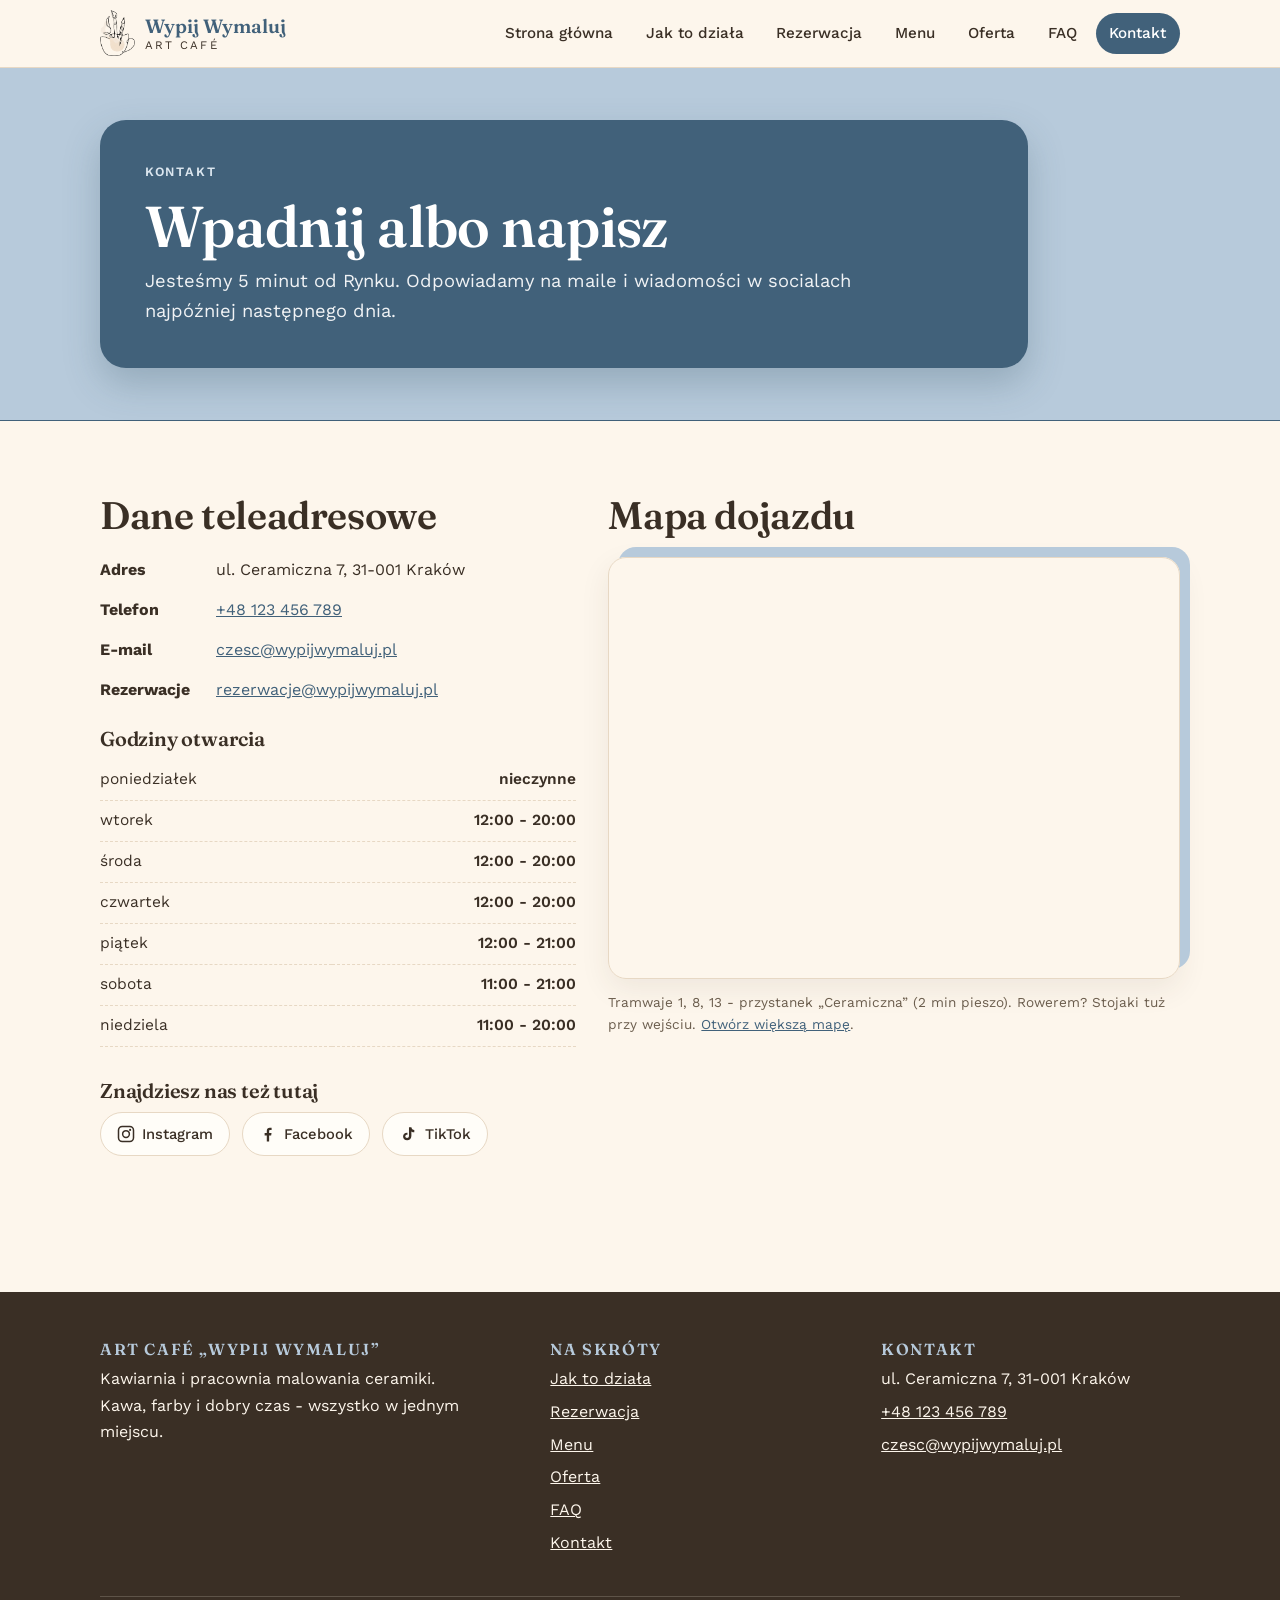
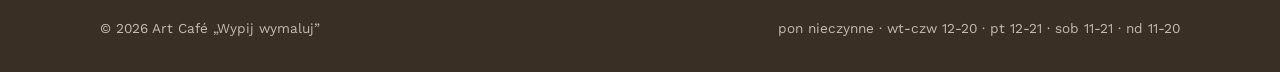
<file: kontakt.html>
<!doctype html>
<html lang="pl">
<head>
  <meta charset="utf-8">
  <meta name="viewport" content="width=device-width, initial-scale=1">
  <title>Kontakt - Art Café „Wypij wymaluj”</title>
  <meta name="description" content="Kontakt z Art Café Wypij wymaluj - adres, telefon, e-mail, godziny otwarcia, social media i mapa dojazdu.">
  <link rel="preconnect" href="https://fonts.googleapis.com">
  <link rel="preconnect" href="https://fonts.gstatic.com" crossorigin>
  <link href="https://fonts.googleapis.com/css2?family=Fraunces:opsz,wght@9..144,400..700&family=Work+Sans:wght@400;500;600&display=swap" rel="stylesheet">
  <link rel="stylesheet" href="css/styles.css?v=10">
  <link rel="icon" type="image/png" href="assets/favicon.png">
</head>
<body>

<a class="skip-link" href="#main">Przejdź do treści</a>

<header class="site-header">
  <div class="site-header__inner">
    <a class="logo" href="index.html" aria-label="Art Café Wypij wymaluj - strona główna">
      <img class="logo__img" src="assets/logo.png" width="468" height="607" alt="" aria-hidden="true">
      <span class="logo__text">
        <span class="logo__name">Wypij Wymaluj</span>
        <span class="logo__tag">Art café</span>
      </span>
    </a>
    <button class="nav-toggle" aria-label="Otwórz menu" aria-expanded="false" aria-controls="site-nav">
      <span></span><span></span><span></span>
    </button>
    <nav class="site-nav" id="site-nav" aria-label="Nawigacja główna">
      <ul>
        <li><a href="index.html">Strona główna</a></li>
        <li><a href="jak-to-dziala.html">Jak to działa</a></li>
        <li><a href="rezerwacja.html">Rezerwacja</a></li>
        <li><a href="menu.html">Menu</a></li>
        <li><a href="oferta.html">Oferta</a></li>
        <li><a href="faq.html">FAQ</a></li>
        <li><a href="kontakt.html" aria-current="page">Kontakt</a></li>
      </ul>
    </nav>
  </div>
</header>

<main id="main" tabindex="-1">

  <section class="page-hero">
    <div class="container">
      <div class="page-hero__cloud">
      <span class="section-label">Kontakt</span>
      <h1>Wpadnij albo napisz</h1>
      <p class="lead">Jesteśmy 5 minut od Rynku. Odpowiadamy na maile i wiadomości w socialach najpóźniej następnego dnia.</p>
      </div>
    </div>
  </section>

  <section class="section">
    <div class="container">
      <div class="contact-grid">

        <div>
          <h2>Dane teleadresowe</h2>
          <ul class="contact-list">
            <li><strong>Adres</strong> ul. Ceramiczna 7, 31-001 Kraków</li>
            <li><strong>Telefon</strong> <a href="tel:+48123456789">+48 123 456 789</a></li>
            <li><strong>E-mail</strong> <a href="mailto:czesc@wypijwymaluj.pl">czesc@wypijwymaluj.pl</a></li>
            <li><strong>Rezerwacje</strong> <a href="mailto:rezerwacje@wypijwymaluj.pl">rezerwacje@wypijwymaluj.pl</a></li>
          </ul>

          <h3>Godziny otwarcia</h3>
          <table class="hours-table">
            <tr><td>poniedziałek</td><td>nieczynne</td></tr>
            <tr><td>wtorek</td><td>12:00 - 20:00</td></tr>
            <tr><td>środa</td><td>12:00 - 20:00</td></tr>
            <tr><td>czwartek</td><td>12:00 - 20:00</td></tr>
            <tr><td>piątek</td><td>12:00 - 21:00</td></tr>
            <tr><td>sobota</td><td>11:00 - 21:00</td></tr>
            <tr><td>niedziela</td><td>11:00 - 20:00</td></tr>
          </table>

          <h3 style="margin-top:2rem">Znajdziesz nas też tutaj</h3>
          <ul class="socials">
            <li>
              <a href="https://instagram.com/wypijwymaluj" target="_blank" rel="noopener">
                <svg width="18" height="18" viewBox="0 0 24 24" fill="none" stroke="currentColor" stroke-width="2" aria-hidden="true"><rect x="2" y="2" width="20" height="20" rx="5"/><circle cx="12" cy="12" r="4.5"/><circle cx="17.5" cy="6.5" r="1.4" fill="currentColor" stroke="none"/></svg>
                <span class="socials__label">Instagram</span>
              </a>
            </li>
            <li>
              <a href="https://facebook.com/wypijwymaluj" target="_blank" rel="noopener">
                <svg width="18" height="18" viewBox="0 0 24 24" fill="currentColor" aria-hidden="true"><path d="M13.5 22v-8h2.7l.5-3.4h-3.2V8.4c0-1 .3-1.7 1.7-1.7h1.6V3.7c-.3 0-1.3-.1-2.4-.1-2.4 0-4 1.4-4 4.1v2.9H7.5V14h2.9v8z"/></svg>
                <span class="socials__label">Facebook</span>
              </a>
            </li>
            <li>
              <a href="https://tiktok.com/@wypijwymaluj" target="_blank" rel="noopener">
                <svg width="18" height="18" viewBox="0 0 24 24" fill="currentColor" aria-hidden="true"><path d="M16.5 3c.3 2.1 1.7 3.6 3.9 3.8v3c-1.5 0-2.8-.4-3.9-1.2v5.9c0 3.6-2.5 5.9-5.7 5.9-3.1 0-5.4-2.2-5.4-5.2 0-3.1 2.6-5.3 5.9-5V13c-1.5-.3-2.9.6-2.9 2.1 0 1.3 1 2.2 2.3 2.2 1.5 0 2.6-1.1 2.6-3V3z"/></svg>
                <span class="socials__label">TikTok</span>
              </a>
            </li>
          </ul>
        </div>

        <div>
          <h2>Mapa dojazdu</h2>
          <div class="map-frame">
            <iframe
              title="Mapa - Art Café Wypij wymaluj, ul. Ceramiczna 7, Kraków"
              src="https://www.openstreetmap.org/export/embed.html?bbox=19.9230%2C50.0540%2C19.9520%2C50.0690&amp;layer=mapnik&amp;marker=50.0614%2C19.9372"
              loading="lazy">
            </iframe>
          </div>
          <p class="booking-note" style="margin-top:0.75rem">
            Tramwaje 1, 8, 13 - przystanek „Ceramiczna” (2 min pieszo).
            Rowerem? Stojaki tuż przy wejściu.
            <a href="https://www.openstreetmap.org/?mlat=50.0614&amp;mlon=19.9372#map=17/50.0614/19.9372" target="_blank" rel="noopener">Otwórz większą mapę</a>.
          </p>
        </div>

      </div>
    </div>
  </section>

</main>

<footer class="site-footer">
  <div class="container">
    <div class="site-footer__grid">
      <div>
        <h3>Art Café „Wypij wymaluj”</h3>
        <p>Kawiarnia i pracownia malowania ceramiki.<br>Kawa, farby i dobry czas - wszystko w jednym miejscu.</p>
      </div>
      <div>
        <h3>Na skróty</h3>
        <ul>
          <li><a href="jak-to-dziala.html">Jak to działa</a></li>
          <li><a href="rezerwacja.html">Rezerwacja</a></li>
          <li><a href="menu.html">Menu</a></li>
          <li><a href="oferta.html">Oferta</a></li>
          <li><a href="faq.html">FAQ</a></li>
          <li><a href="kontakt.html">Kontakt</a></li>
        </ul>
      </div>
      <div>
        <h3>Kontakt</h3>
        <ul>
          <li>ul. Ceramiczna 7, 31-001 Kraków</li>
          <li><a href="tel:+48123456789">+48 123 456 789</a></li>
          <li><a href="mailto:czesc@wypijwymaluj.pl">czesc@wypijwymaluj.pl</a></li>
        </ul>
      </div>
    </div>
    <div class="site-footer__bottom">
      <span>© <span data-year></span> Art Café „Wypij wymaluj”</span>
      <span>pon nieczynne · wt-czw 12-20 · pt 12-21 · sob 11-21 · nd 11-20</span>
    </div>
  </div>
</footer>

<script src="js/main.js"></script>
</body>
</html>
</file>
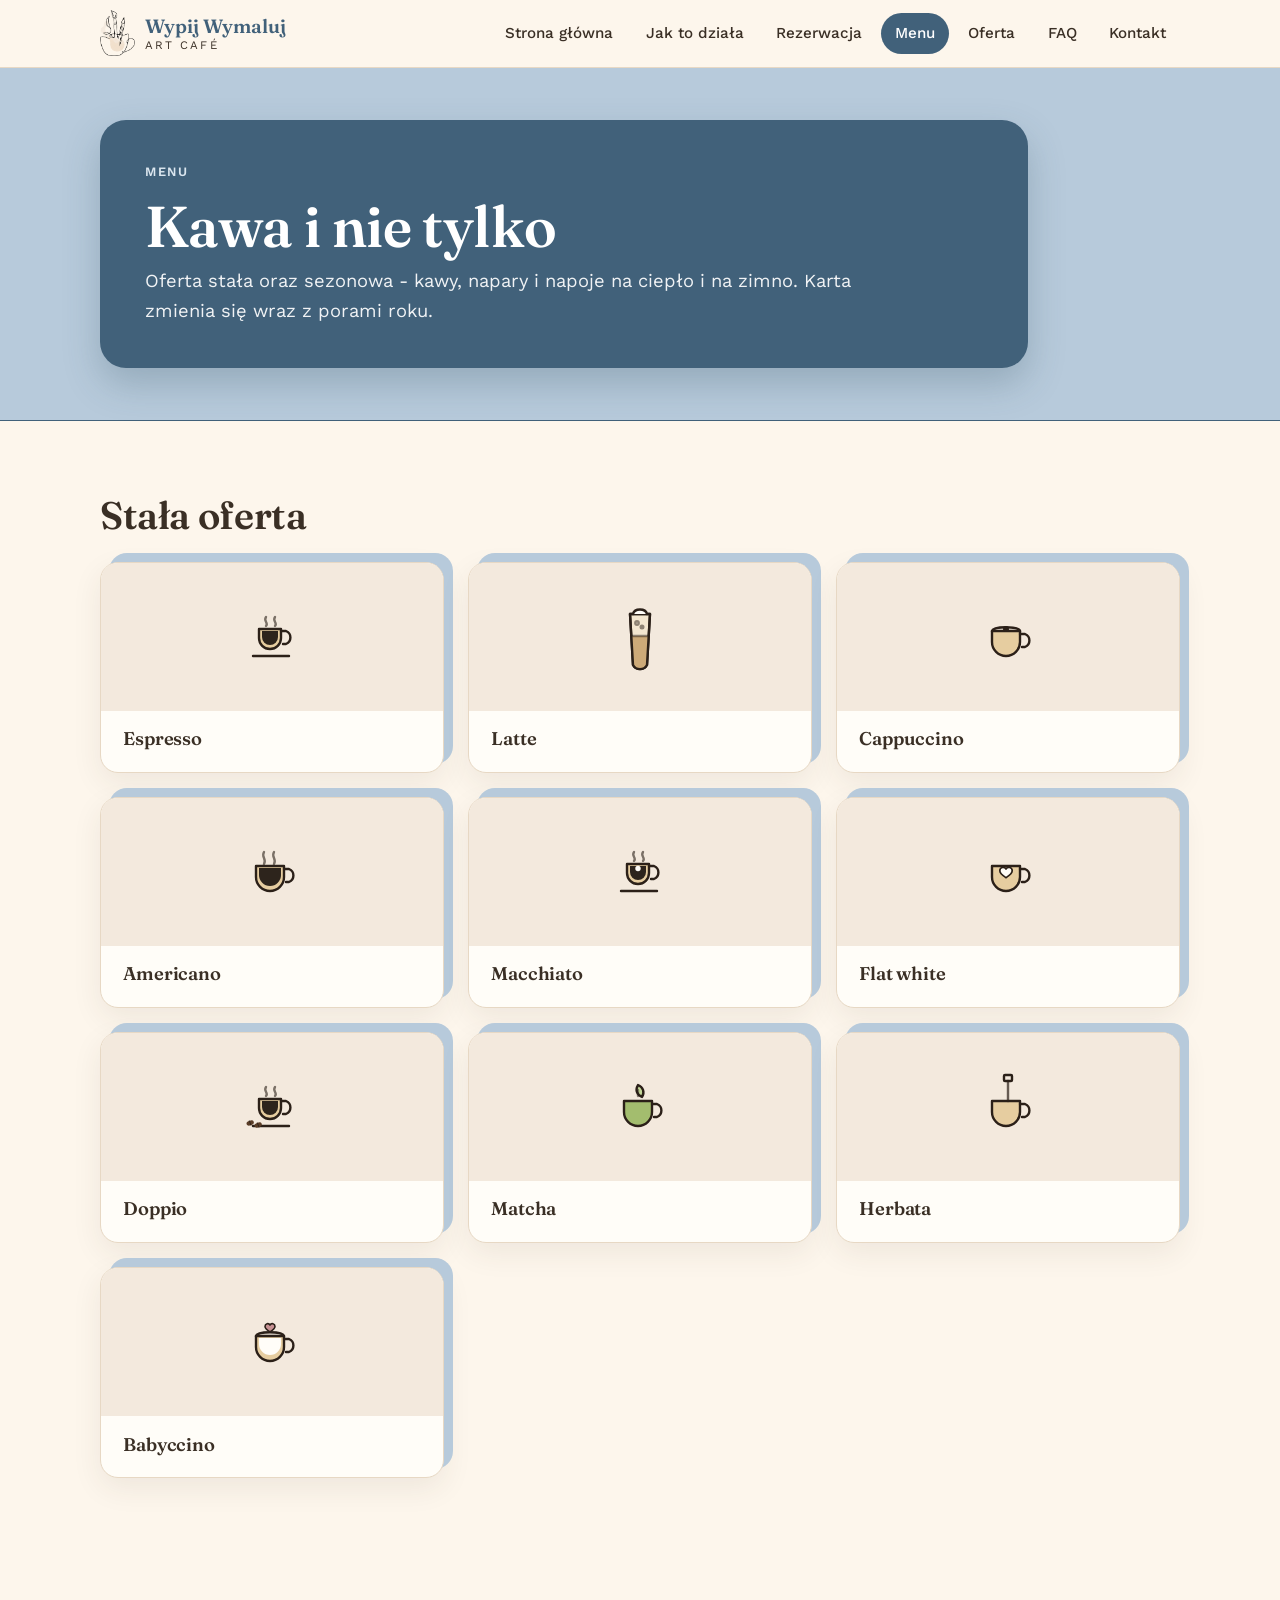
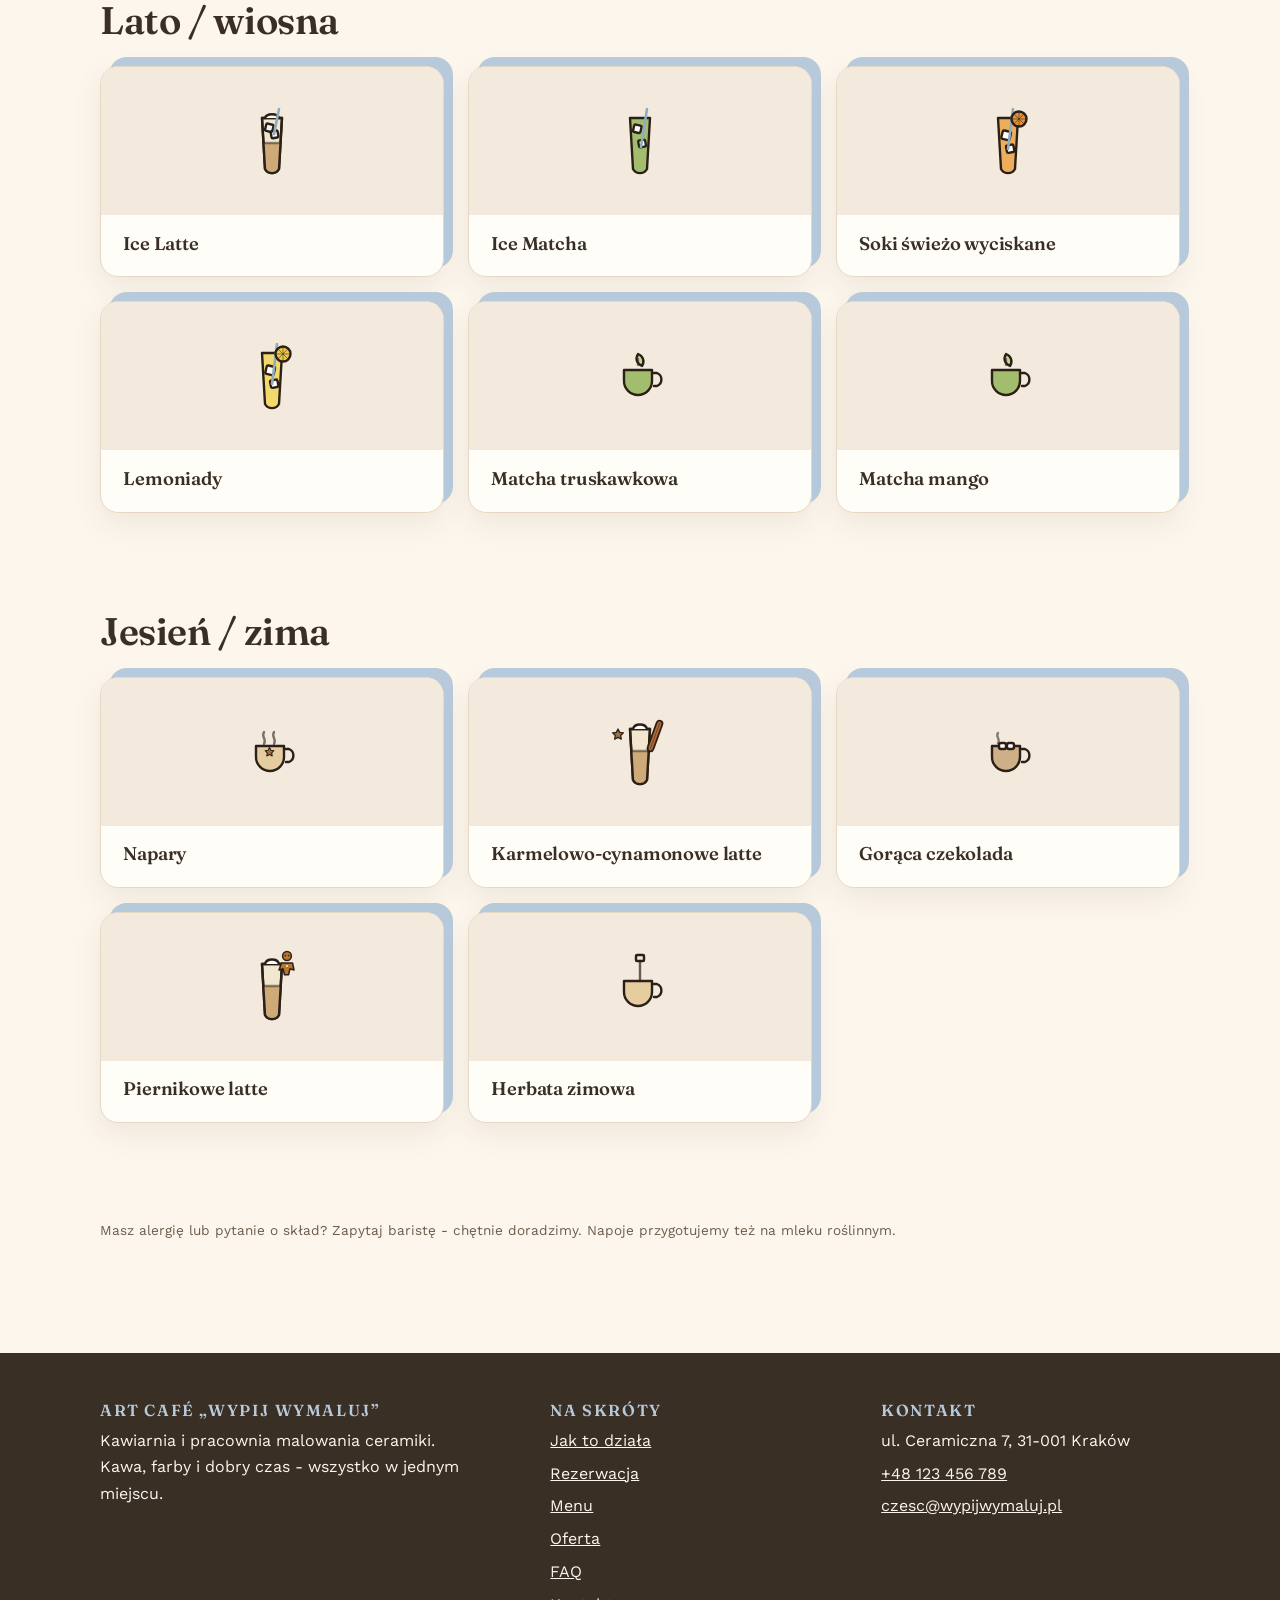
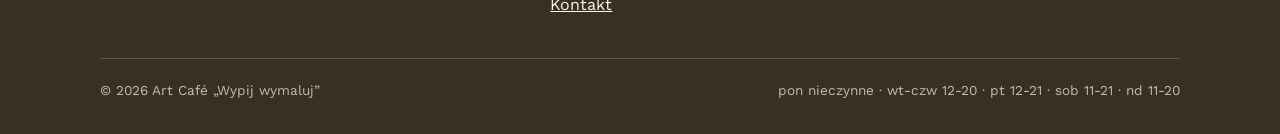
<file: menu.html>
<!doctype html>
<html lang="pl">
<head>
  <meta charset="utf-8">
  <meta name="viewport" content="width=device-width, initial-scale=1">
  <title>Menu - Art Café „Wypij wymaluj”</title>
  <meta name="description" content="Menu kawiarni Art Café Wypij wymaluj - kawy speciality, napoje bez kawy i domowe słodkości.">
  <link rel="preconnect" href="https://fonts.googleapis.com">
  <link rel="preconnect" href="https://fonts.gstatic.com" crossorigin>
  <link href="https://fonts.googleapis.com/css2?family=Fraunces:opsz,wght@9..144,400..700&family=Work+Sans:wght@400;500;600&display=swap" rel="stylesheet">
  <link rel="stylesheet" href="css/styles.css?v=10">
  <link rel="icon" type="image/png" href="assets/favicon.png">
</head>
<body>

<a class="skip-link" href="#main">Przejdź do treści</a>

<header class="site-header">
  <div class="site-header__inner">
    <a class="logo" href="index.html" aria-label="Art Café Wypij wymaluj - strona główna">
      <img class="logo__img" src="assets/logo.png" width="468" height="607" alt="" aria-hidden="true">
      <span class="logo__text">
        <span class="logo__name">Wypij Wymaluj</span>
        <span class="logo__tag">Art café</span>
      </span>
    </a>
    <button class="nav-toggle" aria-label="Otwórz menu" aria-expanded="false" aria-controls="site-nav">
      <span></span><span></span><span></span>
    </button>
    <nav class="site-nav" id="site-nav" aria-label="Nawigacja główna">
      <ul>
        <li><a href="index.html">Strona główna</a></li>
        <li><a href="jak-to-dziala.html">Jak to działa</a></li>
        <li><a href="rezerwacja.html">Rezerwacja</a></li>
        <li><a href="menu.html" aria-current="page">Menu</a></li>
        <li><a href="oferta.html">Oferta</a></li>
        <li><a href="faq.html">FAQ</a></li>
        <li><a href="kontakt.html">Kontakt</a></li>
      </ul>
    </nav>
  </div>
</header>

<main id="main" tabindex="-1">

  <section class="page-hero">
    <div class="container">
      <div class="page-hero__cloud">
      <span class="section-label">Menu</span>
      <h1>Kawa i nie tylko</h1>
      <p class="lead">Oferta stała oraz sezonowa - kawy, napary i napoje na ciepło i na zimno. Karta zmienia się wraz z porami roku.</p>
      </div>
    </div>
  </section>

  <section class="section">
    <div class="container">
      <h2>Stała oferta</h2>
      <div class="menu-grid" style="margin-top:1.5rem">

        <article class="menu-card reveal">
          <div class="menu-card__img" aria-hidden="true"><img src="assets/icons/espresso.svg" alt="" width="100" height="100"></div>
          <div class="menu-card__body">
            <div class="menu-card__row"><h3>Espresso</h3></div>
          </div>
        </article>

        <article class="menu-card reveal">
          <div class="menu-card__img" aria-hidden="true"><img src="assets/icons/latte.svg" alt="" width="100" height="100"></div>
          <div class="menu-card__body">
            <div class="menu-card__row"><h3>Latte</h3></div>
          </div>
        </article>

        <article class="menu-card reveal">
          <div class="menu-card__img" aria-hidden="true"><img src="assets/icons/cappuccino.svg" alt="" width="100" height="100"></div>
          <div class="menu-card__body">
            <div class="menu-card__row"><h3>Cappuccino</h3></div>
          </div>
        </article>

        <article class="menu-card reveal">
          <div class="menu-card__img" aria-hidden="true"><img src="assets/icons/americano.svg" alt="" width="100" height="100"></div>
          <div class="menu-card__body">
            <div class="menu-card__row"><h3>Americano</h3></div>
          </div>
        </article>

        <article class="menu-card reveal">
          <div class="menu-card__img" aria-hidden="true"><img src="assets/icons/macchiato.svg" alt="" width="100" height="100"></div>
          <div class="menu-card__body">
            <div class="menu-card__row"><h3>Macchiato</h3></div>
          </div>
        </article>

        <article class="menu-card reveal">
          <div class="menu-card__img" aria-hidden="true"><img src="assets/icons/flat-white.svg" alt="" width="100" height="100"></div>
          <div class="menu-card__body">
            <div class="menu-card__row"><h3>Flat white</h3></div>
          </div>
        </article>

        <article class="menu-card reveal">
          <div class="menu-card__img" aria-hidden="true"><img src="assets/icons/doppio.svg" alt="" width="100" height="100"></div>
          <div class="menu-card__body">
            <div class="menu-card__row"><h3>Doppio</h3></div>
          </div>
        </article>

        <article class="menu-card reveal">
          <div class="menu-card__img" aria-hidden="true"><img src="assets/icons/matcha.svg" alt="" width="100" height="100"></div>
          <div class="menu-card__body">
            <div class="menu-card__row"><h3>Matcha</h3></div>
          </div>
        </article>

        <article class="menu-card reveal">
          <div class="menu-card__img" aria-hidden="true"><img src="assets/icons/tea.svg" alt="" width="100" height="100"></div>
          <div class="menu-card__body">
            <div class="menu-card__row"><h3>Herbata</h3></div>
          </div>
        </article>

        <article class="menu-card reveal">
          <div class="menu-card__img" aria-hidden="true"><img src="assets/icons/babyccino.svg" alt="" width="100" height="100"></div>
          <div class="menu-card__body">
            <div class="menu-card__row"><h3>Babyccino</h3></div>
          </div>
        </article>

      </div>
    </div>
  </section>

  <section class="section section--tight">
    <div class="container">
      <h2>Lato / wiosna</h2>
      <div class="menu-grid" style="margin-top:1.5rem">

        <article class="menu-card reveal">
          <div class="menu-card__img" aria-hidden="true"><img src="assets/icons/ice-latte.svg" alt="" width="100" height="100"></div>
          <div class="menu-card__body">
            <div class="menu-card__row"><h3>Ice Latte</h3></div>
          </div>
        </article>

        <article class="menu-card reveal">
          <div class="menu-card__img" aria-hidden="true"><img src="assets/icons/ice-matcha.svg" alt="" width="100" height="100"></div>
          <div class="menu-card__body">
            <div class="menu-card__row"><h3>Ice Matcha</h3></div>
          </div>
        </article>

        <article class="menu-card reveal">
          <div class="menu-card__img" aria-hidden="true"><img src="assets/icons/juice.svg" alt="" width="100" height="100"></div>
          <div class="menu-card__body">
            <div class="menu-card__row"><h3>Soki świeżo wyciskane</h3></div>
          </div>
        </article>

        <article class="menu-card reveal">
          <div class="menu-card__img" aria-hidden="true"><img src="assets/icons/lemonade.svg" alt="" width="100" height="100"></div>
          <div class="menu-card__body">
            <div class="menu-card__row"><h3>Lemoniady</h3></div>
          </div>
        </article>

        <article class="menu-card reveal">
          <div class="menu-card__img" aria-hidden="true"><img src="assets/icons/matcha.svg" alt="" width="100" height="100"></div>
          <div class="menu-card__body">
            <div class="menu-card__row"><h3>Matcha truskawkowa</h3></div>
          </div>
        </article>

        <article class="menu-card reveal">
          <div class="menu-card__img" aria-hidden="true"><img src="assets/icons/matcha.svg" alt="" width="100" height="100"></div>
          <div class="menu-card__body">
            <div class="menu-card__row"><h3>Matcha mango</h3></div>
          </div>
        </article>

      </div>
    </div>
  </section>

  <section class="section section--tight">
    <div class="container">
      <h2>Jesień / zima</h2>
      <div class="menu-grid" style="margin-top:1.5rem">

        <article class="menu-card reveal">
          <div class="menu-card__img" aria-hidden="true"><img src="assets/icons/napar.svg" alt="" width="100" height="100"></div>
          <div class="menu-card__body">
            <div class="menu-card__row"><h3>Napary</h3></div>
          </div>
        </article>

        <article class="menu-card reveal">
          <div class="menu-card__img" aria-hidden="true"><img src="assets/icons/spice-latte.svg" alt="" width="100" height="100"></div>
          <div class="menu-card__body">
            <div class="menu-card__row"><h3>Karmelowo-cynamonowe latte</h3></div>
          </div>
        </article>

        <article class="menu-card reveal">
          <div class="menu-card__img" aria-hidden="true"><img src="assets/icons/hot-chocolate.svg" alt="" width="100" height="100"></div>
          <div class="menu-card__body">
            <div class="menu-card__row"><h3>Gorąca czekolada</h3></div>
          </div>
        </article>

        <article class="menu-card reveal">
          <div class="menu-card__img" aria-hidden="true"><img src="assets/icons/gingerbread-latte.svg" alt="" width="100" height="100"></div>
          <div class="menu-card__body">
            <div class="menu-card__row"><h3>Piernikowe latte</h3></div>
          </div>
        </article>

        <article class="menu-card reveal">
          <div class="menu-card__img" aria-hidden="true"><img src="assets/icons/tea.svg" alt="" width="100" height="100"></div>
          <div class="menu-card__body">
            <div class="menu-card__row"><h3>Herbata zimowa</h3></div>
          </div>
        </article>

      </div>
    </div>
  </section>

  <section class="section section--tight">
    <div class="container">
      <p class="booking-note" style="margin:0">
        Masz alergię lub pytanie o skład? Zapytaj baristę - chętnie doradzimy.
        Napoje przygotujemy też na mleku roślinnym.
      </p>
    </div>
  </section>

</main>

<footer class="site-footer">
  <div class="container">
    <div class="site-footer__grid">
      <div>
        <h3>Art Café „Wypij wymaluj”</h3>
        <p>Kawiarnia i pracownia malowania ceramiki.<br>Kawa, farby i dobry czas - wszystko w jednym miejscu.</p>
      </div>
      <div>
        <h3>Na skróty</h3>
        <ul>
          <li><a href="jak-to-dziala.html">Jak to działa</a></li>
          <li><a href="rezerwacja.html">Rezerwacja</a></li>
          <li><a href="menu.html">Menu</a></li>
          <li><a href="oferta.html">Oferta</a></li>
          <li><a href="faq.html">FAQ</a></li>
          <li><a href="kontakt.html">Kontakt</a></li>
        </ul>
      </div>
      <div>
        <h3>Kontakt</h3>
        <ul>
          <li>ul. Ceramiczna 7, 31-001 Kraków</li>
          <li><a href="tel:+48123456789">+48 123 456 789</a></li>
          <li><a href="mailto:czesc@wypijwymaluj.pl">czesc@wypijwymaluj.pl</a></li>
        </ul>
      </div>
    </div>
    <div class="site-footer__bottom">
      <span>© <span data-year></span> Art Café „Wypij wymaluj”</span>
      <span>pon nieczynne · wt-czw 12-20 · pt 12-21 · sob 11-21 · nd 11-20</span>
    </div>
  </div>
</footer>

<script src="js/main.js"></script>
</body>
</html>
</file>
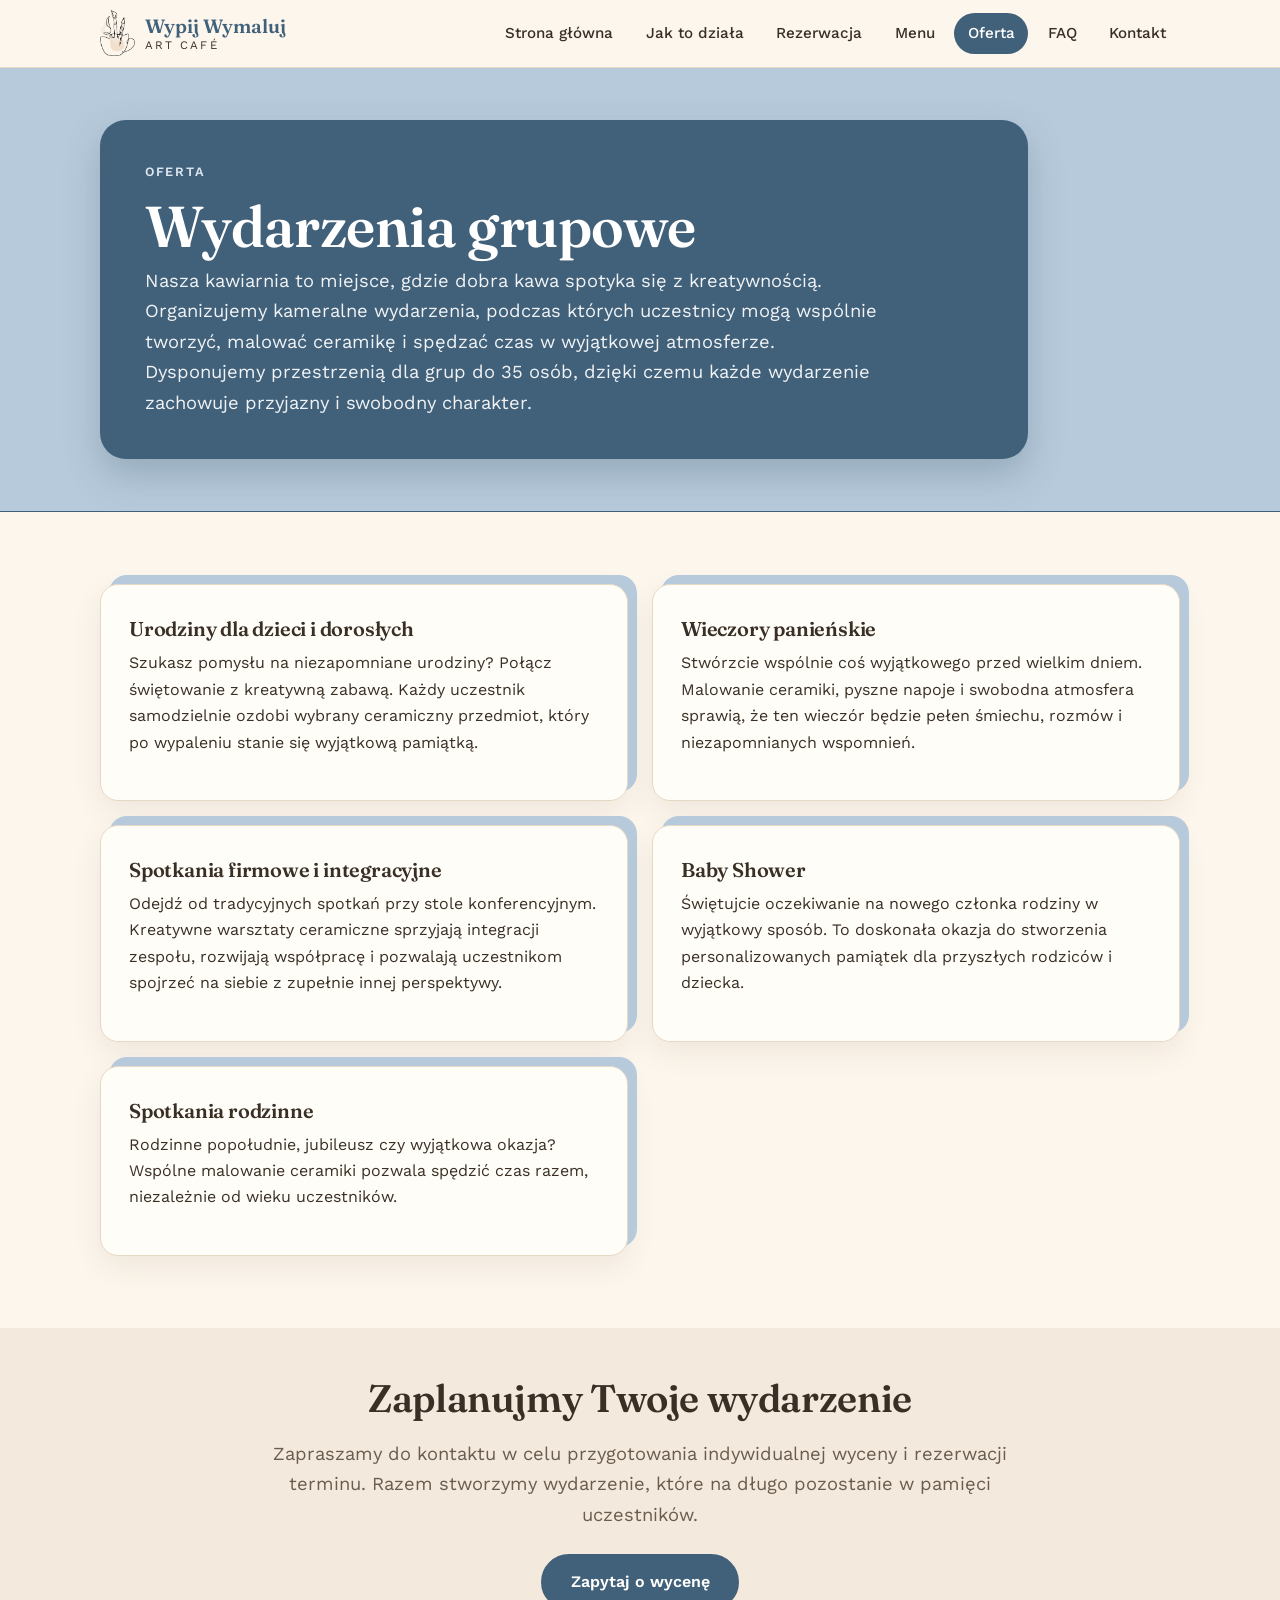
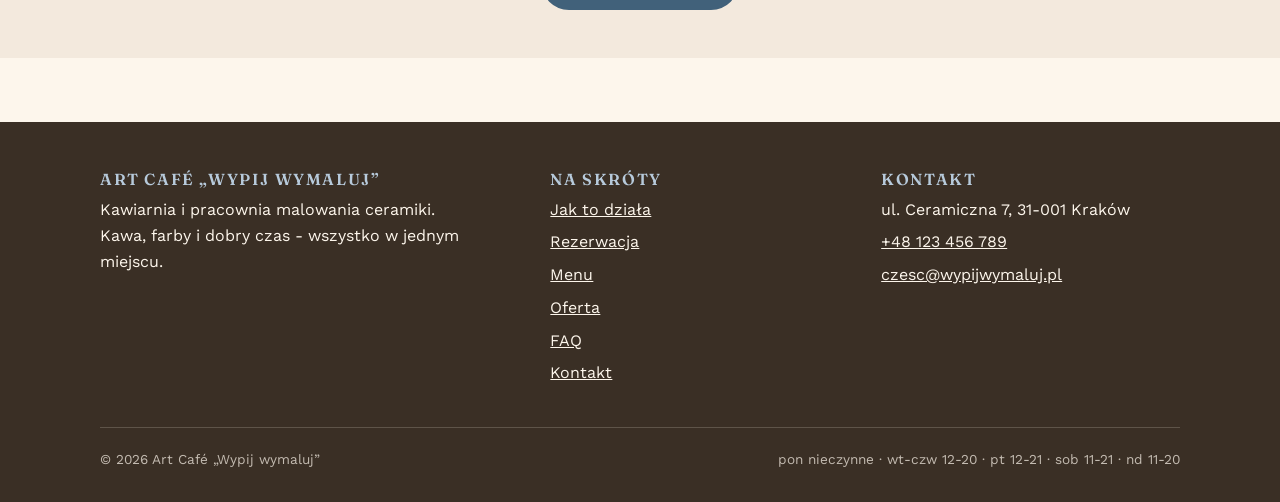
<file: oferta.html>
<!doctype html>
<html lang="pl">
<head>
  <meta charset="utf-8">
  <meta name="viewport" content="width=device-width, initial-scale=1">
  <title>Oferta - Art Café „Wypij wymaluj”</title>
  <meta name="description" content="Wydarzenia grupowe w Art Café Wypij wymaluj - urodziny, wieczory panieńskie, spotkania firmowe, baby shower i spotkania rodzinne. Przestrzeń dla grup do 35 osób.">
  <link rel="preconnect" href="https://fonts.googleapis.com">
  <link rel="preconnect" href="https://fonts.gstatic.com" crossorigin>
  <link href="https://fonts.googleapis.com/css2?family=Fraunces:opsz,wght@9..144,400..700&family=Work+Sans:wght@400;500;600&display=swap" rel="stylesheet">
  <link rel="stylesheet" href="css/styles.css?v=10">
  <link rel="icon" type="image/png" href="assets/favicon.png">
</head>
<body>

<a class="skip-link" href="#main">Przejdź do treści</a>

<header class="site-header">
  <div class="site-header__inner">
    <a class="logo" href="index.html" aria-label="Art Café Wypij wymaluj - strona główna">
      <img class="logo__img" src="assets/logo.png" width="468" height="607" alt="" aria-hidden="true">
      <span class="logo__text">
        <span class="logo__name">Wypij Wymaluj</span>
        <span class="logo__tag">Art café</span>
      </span>
    </a>
    <button class="nav-toggle" aria-label="Otwórz menu" aria-expanded="false" aria-controls="site-nav">
      <span></span><span></span><span></span>
    </button>
    <nav class="site-nav" id="site-nav" aria-label="Nawigacja główna">
      <ul>
        <li><a href="index.html">Strona główna</a></li>
        <li><a href="jak-to-dziala.html">Jak to działa</a></li>
        <li><a href="rezerwacja.html">Rezerwacja</a></li>
        <li><a href="menu.html">Menu</a></li>
        <li><a href="oferta.html" aria-current="page">Oferta</a></li>
        <li><a href="faq.html">FAQ</a></li>
        <li><a href="kontakt.html">Kontakt</a></li>
      </ul>
    </nav>
  </div>
</header>

<main id="main" tabindex="-1">

  <section class="page-hero">
    <div class="container">
      <div class="page-hero__cloud">
      <span class="section-label">Oferta</span>
      <h1>Wydarzenia grupowe</h1>
      <p class="lead">
        Nasza kawiarnia to miejsce, gdzie dobra kawa spotyka się z kreatywnością.
        Organizujemy kameralne wydarzenia, podczas których uczestnicy mogą wspólnie
        tworzyć, malować ceramikę i spędzać czas w wyjątkowej atmosferze.
        Dysponujemy przestrzenią dla grup do 35 osób, dzięki czemu każde wydarzenie
        zachowuje przyjazny i swobodny charakter.
      </p>
      </div>
    </div>
  </section>

  <section class="section">
    <div class="container">
      <div class="grid grid--2">
        <article class="card reveal">
          <h3>Urodziny dla dzieci i dorosłych</h3>
          <p>Szukasz pomysłu na niezapomniane urodziny? Połącz świętowanie z kreatywną zabawą. Każdy uczestnik samodzielnie ozdobi wybrany ceramiczny przedmiot, który po wypaleniu stanie się wyjątkową pamiątką.</p>
        </article>
        <article class="card reveal">
          <h3>Wieczory panieńskie</h3>
          <p>Stwórzcie wspólnie coś wyjątkowego przed wielkim dniem. Malowanie ceramiki, pyszne napoje i swobodna atmosfera sprawią, że ten wieczór będzie pełen śmiechu, rozmów i niezapomnianych wspomnień.</p>
        </article>
        <article class="card reveal">
          <h3>Spotkania firmowe i integracyjne</h3>
          <p>Odejdź od tradycyjnych spotkań przy stole konferencyjnym. Kreatywne warsztaty ceramiczne sprzyjają integracji zespołu, rozwijają współpracę i pozwalają uczestnikom spojrzeć na siebie z zupełnie innej perspektywy.</p>
        </article>
        <article class="card reveal">
          <h3>Baby Shower</h3>
          <p>Świętujcie oczekiwanie na nowego członka rodziny w wyjątkowy sposób. To doskonała okazja do stworzenia personalizowanych pamiątek dla przyszłych rodziców i dziecka.</p>
        </article>
        <article class="card reveal">
          <h3>Spotkania rodzinne</h3>
          <p>Rodzinne popołudnie, jubileusz czy wyjątkowa okazja? Wspólne malowanie ceramiki pozwala spędzić czas razem, niezależnie od wieku uczestników.</p>
        </article>
      </div>
    </div>
  </section>

  <section class="section section--tight" style="background:var(--cream-2)">
    <div class="container" style="text-align:center">
      <h2>Zaplanujmy Twoje wydarzenie</h2>
      <p class="lead" style="margin:0 auto 1.5rem">
        Zapraszamy do kontaktu w celu przygotowania indywidualnej wyceny i rezerwacji terminu.
        Razem stworzymy wydarzenie, które na długo pozostanie w pamięci uczestników.
      </p>
      <a class="btn" href="mailto:rezerwacje@wypijwymaluj.pl">Zapytaj o wycenę</a>
    </div>
  </section>

</main>

<footer class="site-footer">
  <div class="container">
    <div class="site-footer__grid">
      <div>
        <h3>Art Café „Wypij wymaluj”</h3>
        <p>Kawiarnia i pracownia malowania ceramiki.<br>Kawa, farby i dobry czas - wszystko w jednym miejscu.</p>
      </div>
      <div>
        <h3>Na skróty</h3>
        <ul>
          <li><a href="jak-to-dziala.html">Jak to działa</a></li>
          <li><a href="rezerwacja.html">Rezerwacja</a></li>
          <li><a href="menu.html">Menu</a></li>
          <li><a href="oferta.html">Oferta</a></li>
          <li><a href="faq.html">FAQ</a></li>
          <li><a href="kontakt.html">Kontakt</a></li>
        </ul>
      </div>
      <div>
        <h3>Kontakt</h3>
        <ul>
          <li>ul. Ceramiczna 7, 31-001 Kraków</li>
          <li><a href="tel:+48123456789">+48 123 456 789</a></li>
          <li><a href="mailto:czesc@wypijwymaluj.pl">czesc@wypijwymaluj.pl</a></li>
        </ul>
      </div>
    </div>
    <div class="site-footer__bottom">
      <span>© <span data-year></span> Art Café „Wypij wymaluj”</span>
      <span>pon nieczynne · wt-czw 12-20 · pt 12-21 · sob 11-21 · nd 11-20</span>
    </div>
  </div>
</footer>

<script src="js/main.js"></script>
</body>
</html>
</file>
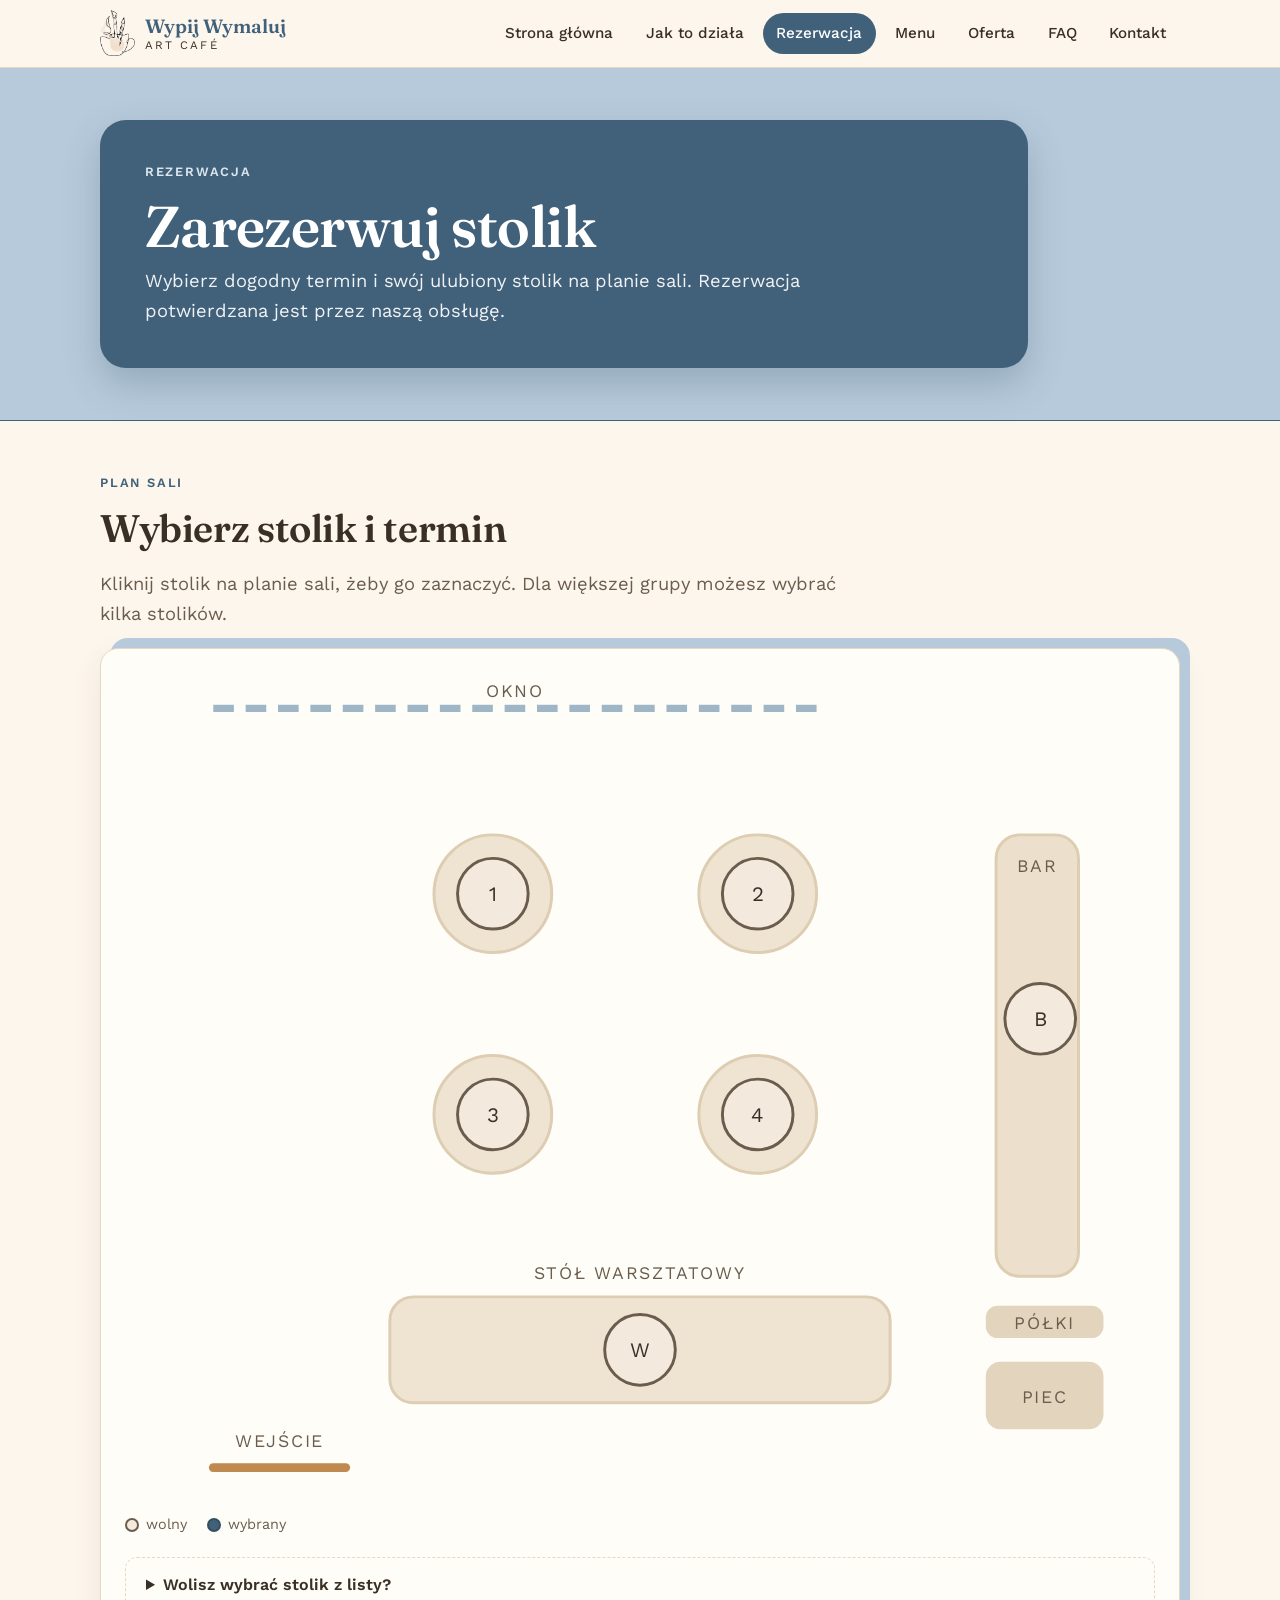
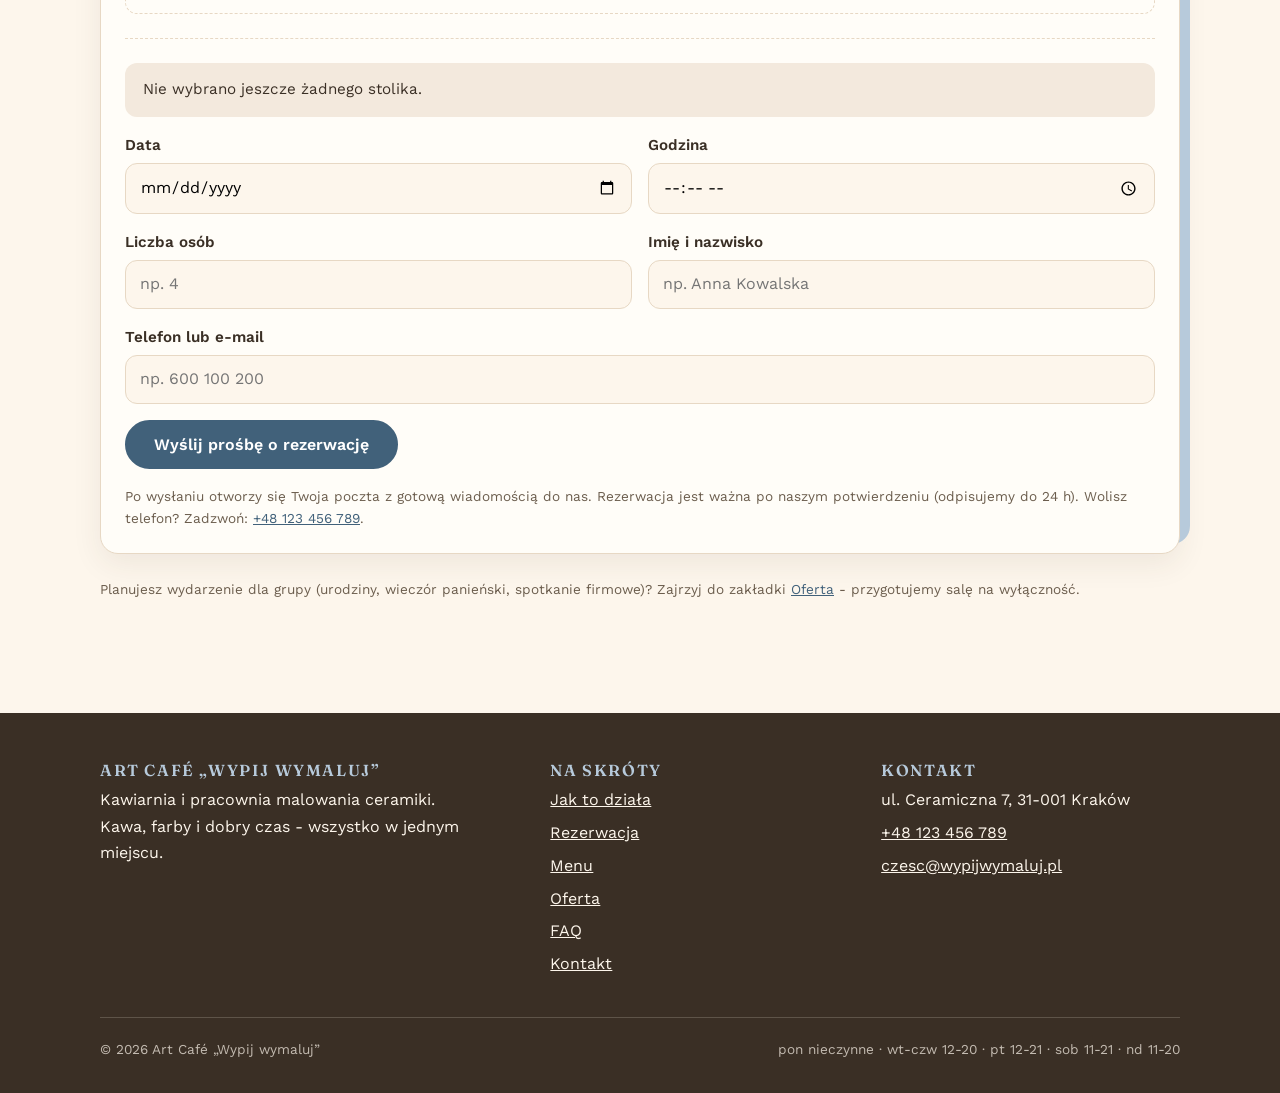
<file: rezerwacja.html>
<!doctype html>
<html lang="pl">
<head>
  <meta charset="utf-8">
  <meta name="viewport" content="width=device-width, initial-scale=1">
  <title>Rezerwacja - Art Café „Wypij wymaluj”</title>
  <meta name="description" content="Zarezerwuj stolik w Art Café Wypij wymaluj. Wybierz dogodny termin i swój ulubiony stolik na planie sali.">
  <link rel="preconnect" href="https://fonts.googleapis.com">
  <link rel="preconnect" href="https://fonts.gstatic.com" crossorigin>
  <link href="https://fonts.googleapis.com/css2?family=Fraunces:opsz,wght@9..144,400..700&family=Work+Sans:wght@400;500;600&display=swap" rel="stylesheet">
  <link rel="stylesheet" href="css/styles.css?v=10">
  <link rel="icon" type="image/png" href="assets/favicon.png">
</head>
<body>

<a class="skip-link" href="#main">Przejdź do treści</a>

<header class="site-header">
  <div class="site-header__inner">
    <a class="logo" href="index.html" aria-label="Art Café Wypij wymaluj - strona główna">
      <img class="logo__img" src="assets/logo.png" width="468" height="607" alt="" aria-hidden="true">
      <span class="logo__text">
        <span class="logo__name">Wypij Wymaluj</span>
        <span class="logo__tag">Art café</span>
      </span>
    </a>
    <button class="nav-toggle" aria-label="Otwórz menu" aria-expanded="false" aria-controls="site-nav">
      <span></span><span></span><span></span>
    </button>
    <nav class="site-nav" id="site-nav" aria-label="Nawigacja główna">
      <ul>
        <li><a href="index.html">Strona główna</a></li>
        <li><a href="jak-to-dziala.html">Jak to działa</a></li>
        <li><a href="rezerwacja.html" aria-current="page">Rezerwacja</a></li>
        <li><a href="menu.html">Menu</a></li>
        <li><a href="oferta.html">Oferta</a></li>
        <li><a href="faq.html">FAQ</a></li>
        <li><a href="kontakt.html">Kontakt</a></li>
      </ul>
    </nav>
  </div>
</header>

<main id="main" tabindex="-1">

  <section class="page-hero">
    <div class="container">
      <div class="page-hero__cloud">
      <span class="section-label">Rezerwacja</span>
      <h1>Zarezerwuj stolik</h1>
      <p class="lead">
        Wybierz dogodny termin i swój ulubiony stolik na planie sali.
        Rezerwacja potwierdzana jest przez naszą obsługę.
      </p>
      </div>
    </div>
  </section>

  <section class="section section--tight" id="rezerwacja">
    <div class="container">
      <span class="section-label">Plan sali</span>
      <h2>Wybierz stolik i termin</h2>
      <p class="lead">Kliknij stolik na planie sali, żeby go zaznaczyć. Dla większej grupy możesz wybrać kilka stolików.</p>

      <noscript>
        <p class="card" style="margin-bottom:1.5rem">
          Rezerwacja online wymaga włączonego JavaScriptu. Zarezerwujesz stolik
          także telefonicznie: <a href="tel:+48123456789">+48 123 456 789</a>
          lub mailowo: <a href="mailto:rezerwacje@wypijwymaluj.pl">rezerwacje@wypijwymaluj.pl</a>.
        </p>
      </noscript>

      <div class="seatmap-wrap">
        <p class="seatmap-scroll-note booking-note">Przesuń mapę w bok, żeby zobaczyć całość.</p>
        <div class="seatmap" id="seatmap" aria-label="Plan sali ze stolikami do wyboru"></div>

        <ul class="legend">
          <li><span class="dot"></span> wolny</li>
          <li><span class="dot dot--selected"></span> wybrany</li>
        </ul>

        <details class="seat-list" id="seat-list">
          <summary>Wolisz wybrać stolik z listy?</summary>
          <p class="booking-note">Lista jest zsynchronizowana z planem sali - możesz wybierać dowolnym sposobem.</p>
          <div id="seat-list-grid"></div>
        </details>

        <form class="booking-form" id="booking-form">
          <div class="booking-summary" id="booking-summary" aria-live="polite">Nie wybrano jeszcze żadnego stolika.</div>
          <div class="field">
            <label for="booking-date">Data</label>
            <input id="booking-date" name="date" type="date" required>
          </div>
          <div class="field">
            <label for="booking-time">Godzina</label>
            <input id="booking-time" name="time" type="time" required>
          </div>
          <div class="field">
            <label for="booking-people">Liczba osób</label>
            <input id="booking-people" name="people" type="number" min="1" max="35" inputmode="numeric" placeholder="np. 4">
          </div>
          <div class="field">
            <label for="booking-name">Imię i nazwisko</label>
            <input id="booking-name" name="name" type="text" required autocomplete="name" placeholder="np. Anna Kowalska">
          </div>
          <div class="field field--wide">
            <label for="booking-phone">Telefon lub e-mail</label>
            <input id="booking-phone" name="contact" type="text" required placeholder="np. 600 100 200">
          </div>
          <button class="btn" type="submit">Wyślij prośbę o rezerwację</button>
          <p class="booking-note">
            Po wysłaniu otworzy się Twoja poczta z gotową wiadomością do nas.
            Rezerwacja jest ważna po naszym potwierdzeniu (odpisujemy do 24 h).
            Wolisz telefon? Zadzwoń: <a href="tel:+48123456789">+48 123 456 789</a>.
          </p>
        </form>

        <div class="mail-fallback" id="mail-fallback" tabindex="-1" hidden>
          <h3>Poczta się nie otworzyła?</h3>
          <p>
            Jeśli wiadomość otworzyła się w Twoim programie pocztowym, po prostu ją wyślij.
            Jeśli nie - skopiuj poniższą treść i wyślij ją na adres
            <a href="mailto:rezerwacje@wypijwymaluj.pl">rezerwacje@wypijwymaluj.pl</a>.
          </p>
          <pre class="mail-fallback__text" id="mail-fallback-text"></pre>
          <button type="button" class="btn btn--ghost" id="copy-mail">Skopiuj wiadomość</button>
          <span class="mail-fallback__status" id="copy-status" role="status"></span>
        </div>
      </div>

      <p class="booking-note" style="margin-top:1.5rem">
        Planujesz wydarzenie dla grupy (urodziny, wieczór panieński, spotkanie firmowe)?
        Zajrzyj do zakładki <a href="oferta.html">Oferta</a> - przygotujemy salę na wyłączność.
      </p>
    </div>
  </section>

</main>

<footer class="site-footer">
  <div class="container">
    <div class="site-footer__grid">
      <div>
        <h3>Art Café „Wypij wymaluj”</h3>
        <p>Kawiarnia i pracownia malowania ceramiki.<br>Kawa, farby i dobry czas - wszystko w jednym miejscu.</p>
      </div>
      <div>
        <h3>Na skróty</h3>
        <ul>
          <li><a href="jak-to-dziala.html">Jak to działa</a></li>
          <li><a href="rezerwacja.html">Rezerwacja</a></li>
          <li><a href="menu.html">Menu</a></li>
          <li><a href="oferta.html">Oferta</a></li>
          <li><a href="faq.html">FAQ</a></li>
          <li><a href="kontakt.html">Kontakt</a></li>
        </ul>
      </div>
      <div>
        <h3>Kontakt</h3>
        <ul>
          <li>ul. Ceramiczna 7, 31-001 Kraków</li>
          <li><a href="tel:+48123456789">+48 123 456 789</a></li>
          <li><a href="mailto:czesc@wypijwymaluj.pl">czesc@wypijwymaluj.pl</a></li>
        </ul>
      </div>
    </div>
    <div class="site-footer__bottom">
      <span>© <span data-year></span> Art Café „Wypij wymaluj”</span>
      <span>pon nieczynne · wt-czw 12-20 · pt 12-21 · sob 11-21 · nd 11-20</span>
    </div>
  </div>
</footer>

<script src="js/main.js"></script>
<script src="js/rezerwacje.js"></script>
</body>
</html>
</file>
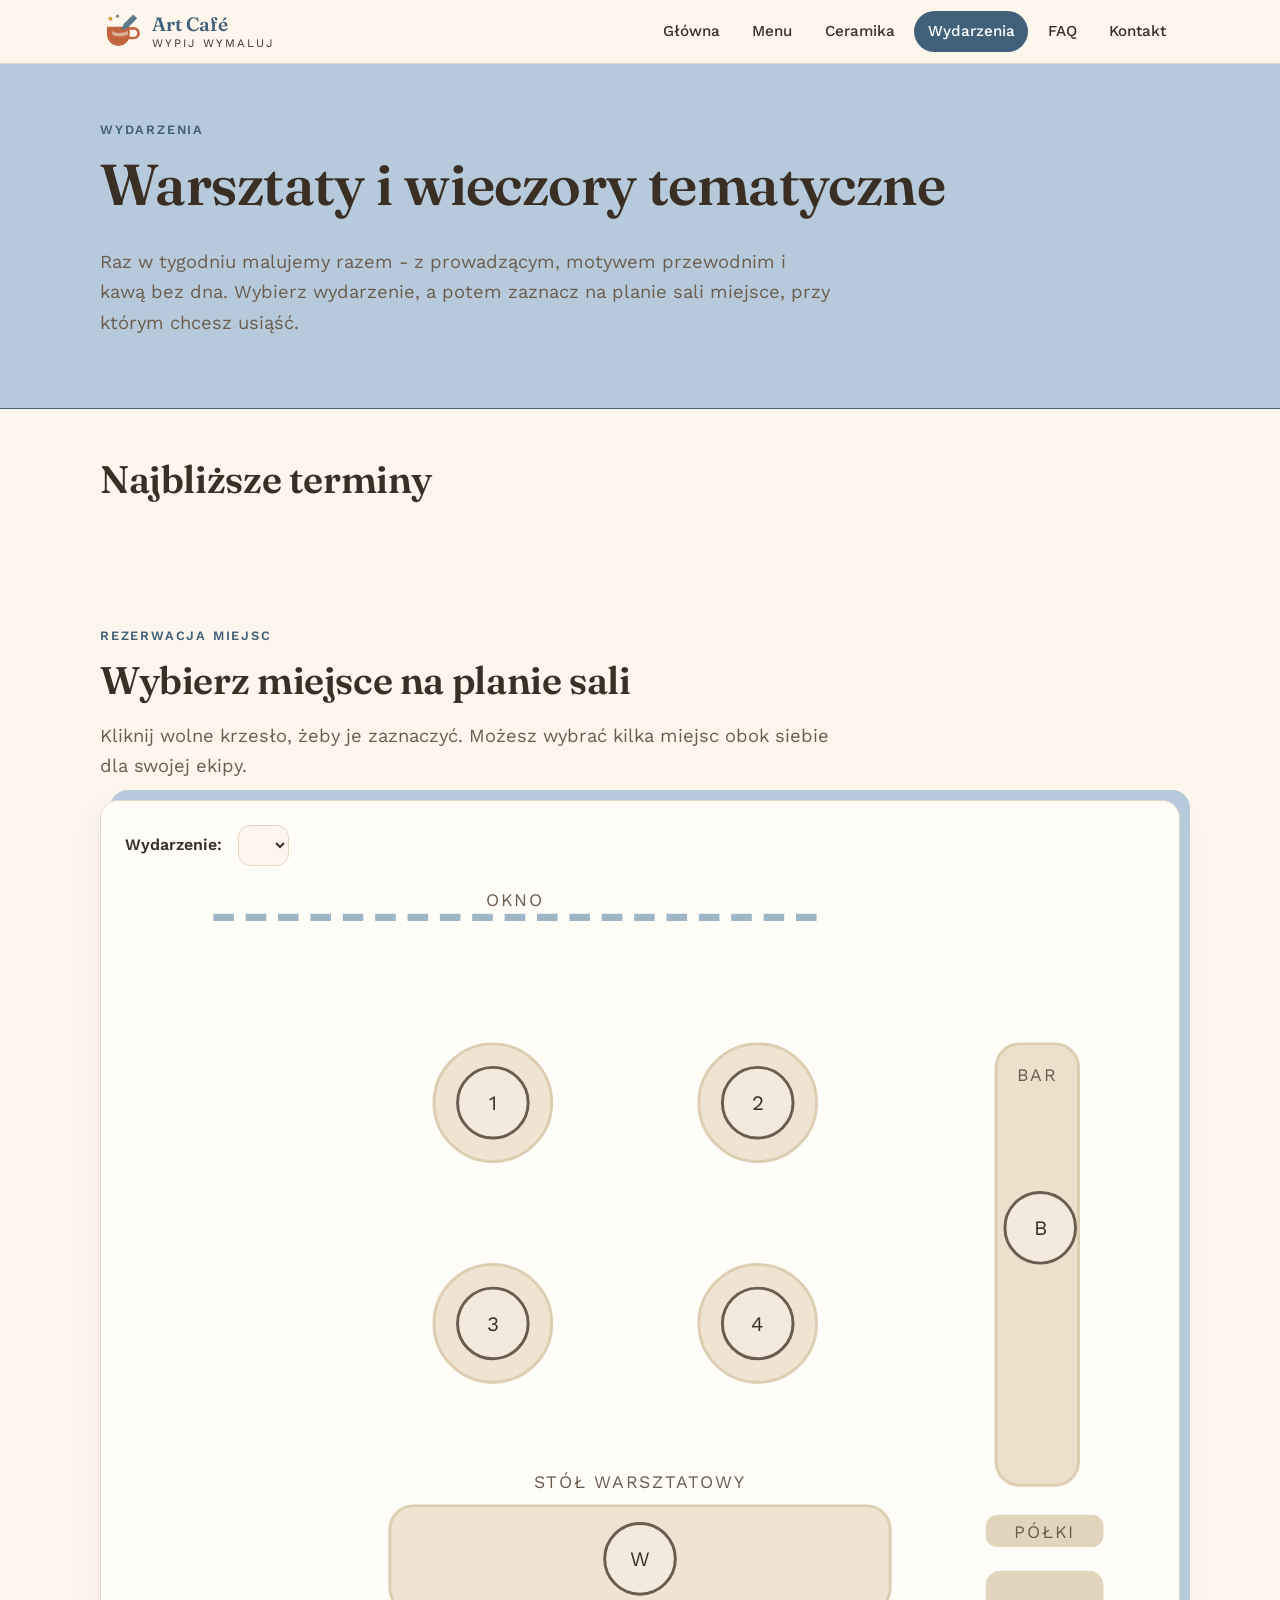
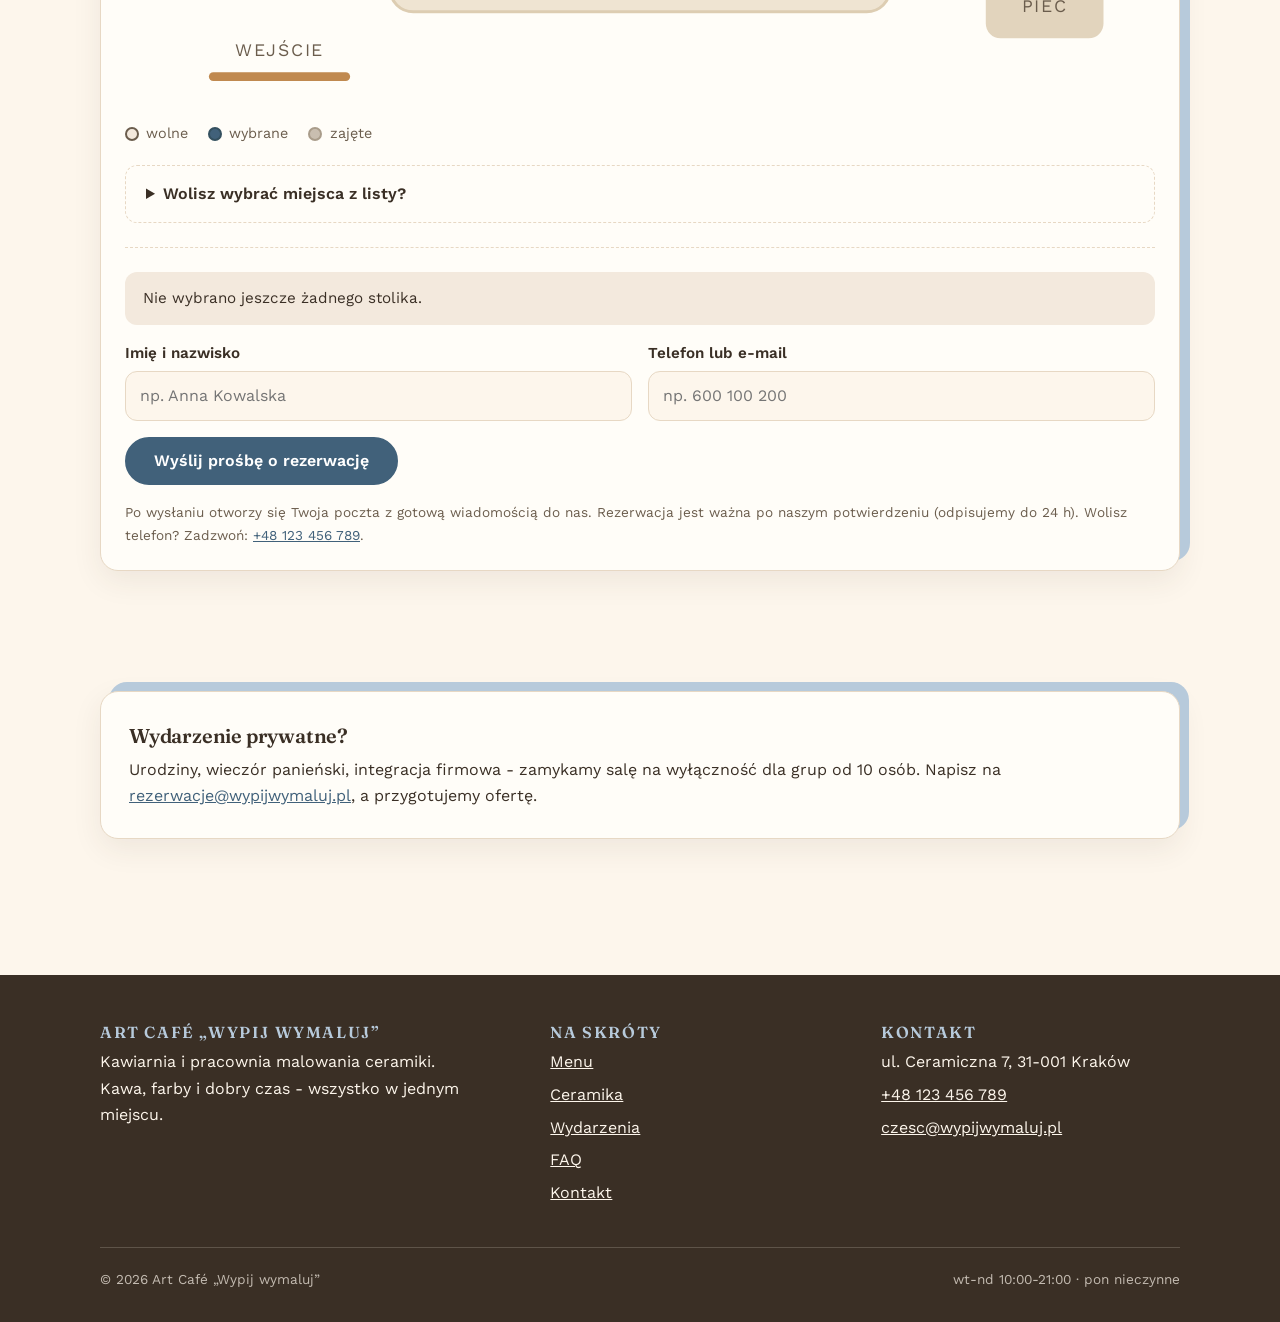
<file: wydarzenia.html>
<!doctype html>
<html lang="pl">
<head>
  <meta charset="utf-8">
  <meta name="viewport" content="width=device-width, initial-scale=1">
  <title>Wydarzenia i rezerwacje - Art Café „Wypij wymaluj”</title>
  <meta name="description" content="Warsztaty i wydarzenia w Art Café Wypij wymaluj. Wybierz wydarzenie i zarezerwuj konkretne miejsce na planie sali.">
  <link rel="preconnect" href="https://fonts.googleapis.com">
  <link rel="preconnect" href="https://fonts.gstatic.com" crossorigin>
  <link href="https://fonts.googleapis.com/css2?family=Fraunces:opsz,wght@9..144,400..700&family=Work+Sans:wght@400;500;600&display=swap" rel="stylesheet">
  <link rel="stylesheet" href="css/styles.css">
  <link rel="icon" type="image/svg+xml" href="assets/favicon.svg">
</head>
<body>

<a class="skip-link" href="#main">Przejdź do treści</a>

<header class="site-header">
  <div class="site-header__inner">
    <a class="logo" href="index.html" aria-label="Art Café Wypij wymaluj - strona główna">
      <svg width="42" height="42" viewBox="0 0 48 48" aria-hidden="true">
        <path d="M8 19h26v9a13 13 0 0 1-26 0z" fill="#c0653f"/>
        <path d="M34 21h4.5a5.5 5.5 0 0 1 0 11H33" fill="none" stroke="#c0653f" stroke-width="3"/>
        <path d="M14 24c4 3 12 3 18 0v4c-6 3-14 3-18 0z" fill="#faf5ec" opacity="0.5"/>
        <path d="M38 5 27 16l-2.5 7 7-2.5L42.5 9.5z" fill="#5b7b8c"/>
        <circle cx="12" cy="10" r="2.4" fill="#d9a441"/>
        <circle cx="20" cy="7" r="1.8" fill="#7c8c6f"/>
      </svg>
      <span class="logo__text">
        <span class="logo__name">Art Café</span>
        <span class="logo__tag">wypij wymaluj</span>
      </span>
    </a>
    <button class="nav-toggle" aria-label="Otwórz menu" aria-expanded="false" aria-controls="site-nav">
      <span></span><span></span><span></span>
    </button>
    <nav class="site-nav" id="site-nav" aria-label="Nawigacja główna">
      <ul>
        <li><a href="index.html">Główna</a></li>
        <li><a href="menu.html">Menu</a></li>
        <li><a href="ceramika.html">Ceramika</a></li>
        <li><a href="wydarzenia.html" aria-current="page">Wydarzenia</a></li>
        <li><a href="faq.html">FAQ</a></li>
        <li><a href="kontakt.html">Kontakt</a></li>
      </ul>
    </nav>
  </div>
</header>

<main id="main" tabindex="-1">

  <section class="page-hero">
    <div class="container">
      <span class="section-label">Wydarzenia</span>
      <h1>Warsztaty i wieczory tematyczne</h1>
      <p class="lead">
        Raz w tygodniu malujemy razem - z prowadzącym, motywem przewodnim i kawą bez dna.
        Wybierz wydarzenie, a potem zaznacz na planie sali miejsce, przy którym chcesz usiąść.
      </p>
    </div>
  </section>

  <section class="section section--tight">
    <div class="container">
      <h2>Najbliższe terminy</h2>
      <div class="grid grid--3" id="event-list" style="margin-top:1.5rem">
        <!-- karty wydarzeń generuje js/rezerwacje.js -->
      </div>
    </div>
  </section>

  <section class="section section--tight" id="rezerwacja">
    <div class="container">
      <span class="section-label">Rezerwacja miejsc</span>
      <h2>Wybierz miejsce na planie sali</h2>
      <p class="lead">Kliknij wolne krzesło, żeby je zaznaczyć. Możesz wybrać kilka miejsc obok siebie dla swojej ekipy.</p>

      <noscript>
        <p class="card" style="margin-bottom:1.5rem">
          Rezerwacja online wymaga włączonego JavaScriptu. Zarezerwujesz miejsce
          także telefonicznie: <a href="tel:+48123456789">+48 123 456 789</a>
          lub mailowo: <a href="mailto:rezerwacje@wypijwymaluj.pl">rezerwacje@wypijwymaluj.pl</a>.
        </p>
      </noscript>

      <div class="seatmap-wrap">
        <div class="seatmap-toolbar">
          <label for="event-select">Wydarzenie:</label>
          <select id="event-select"></select>
        </div>

        <p class="seatmap-scroll-note booking-note">Przesuń mapę w bok, żeby zobaczyć całość.</p>
        <div class="seatmap" id="seatmap" aria-label="Plan sali z miejscami do wyboru"></div>

        <ul class="legend">
          <li><span class="dot"></span> wolne</li>
          <li><span class="dot dot--selected"></span> wybrane</li>
          <li><span class="dot dot--taken"></span> zajęte</li>
        </ul>

        <details class="seat-list" id="seat-list">
          <summary>Wolisz wybrać miejsca z listy?</summary>
          <p class="booking-note">Lista jest zsynchronizowana z planem sali - możesz wybierać dowolnym sposobem.</p>
          <div id="seat-list-grid"></div>
        </details>

        <form class="booking-form" id="booking-form">
          <div class="booking-summary" id="booking-summary" aria-live="polite">Nie wybrano jeszcze żadnego miejsca.</div>
          <div class="field">
            <label for="booking-name">Imię i nazwisko</label>
            <input id="booking-name" name="name" type="text" required autocomplete="name" placeholder="np. Anna Kowalska">
          </div>
          <div class="field">
            <label for="booking-phone">Telefon lub e-mail</label>
            <input id="booking-phone" name="contact" type="text" required placeholder="np. 600 100 200">
          </div>
          <button class="btn" type="submit">Wyślij prośbę o rezerwację</button>
          <p class="booking-note">
            Po wysłaniu otworzy się Twoja poczta z gotową wiadomością do nas.
            Rezerwacja jest ważna po naszym potwierdzeniu (odpisujemy do 24 h).
            Wolisz telefon? Zadzwoń: <a href="tel:+48123456789">+48 123 456 789</a>.
          </p>
        </form>

        <div class="mail-fallback" id="mail-fallback" tabindex="-1" hidden>
          <h3>Poczta się nie otworzyła?</h3>
          <p>
            Jeśli wiadomość otworzyła się w Twoim programie pocztowym, po prostu ją wyślij.
            Jeśli nie - skopiuj poniższą treść i wyślij ją na adres
            <a href="mailto:rezerwacje@wypijwymaluj.pl">rezerwacje@wypijwymaluj.pl</a>.
          </p>
          <pre class="mail-fallback__text" id="mail-fallback-text"></pre>
          <button type="button" class="btn btn--ghost" id="copy-mail">Skopiuj wiadomość</button>
          <span class="mail-fallback__status" id="copy-status" role="status"></span>
        </div>
      </div>
    </div>
  </section>

  <section class="section">
    <div class="container">
      <div class="card reveal">
        <h3>Wydarzenie prywatne?</h3>
        <p style="margin-bottom:0">
          Urodziny, wieczór panieński, integracja firmowa - zamykamy salę na wyłączność dla grup od 10 osób.
          Napisz na <a href="mailto:rezerwacje@wypijwymaluj.pl">rezerwacje@wypijwymaluj.pl</a>, a przygotujemy ofertę.
        </p>
      </div>
    </div>
  </section>

</main>

<footer class="site-footer">
  <div class="container">
    <div class="site-footer__grid">
      <div>
        <h3>Art Café „Wypij wymaluj”</h3>
        <p>Kawiarnia i pracownia malowania ceramiki.<br>Kawa, farby i dobry czas - wszystko w jednym miejscu.</p>
      </div>
      <div>
        <h3>Na skróty</h3>
        <ul>
          <li><a href="menu.html">Menu</a></li>
          <li><a href="ceramika.html">Ceramika</a></li>
          <li><a href="wydarzenia.html">Wydarzenia</a></li>
          <li><a href="faq.html">FAQ</a></li>
          <li><a href="kontakt.html">Kontakt</a></li>
        </ul>
      </div>
      <div>
        <h3>Kontakt</h3>
        <ul>
          <li>ul. Ceramiczna 7, 31-001 Kraków</li>
          <li><a href="tel:+48123456789">+48 123 456 789</a></li>
          <li><a href="mailto:czesc@wypijwymaluj.pl">czesc@wypijwymaluj.pl</a></li>
        </ul>
      </div>
    </div>
    <div class="site-footer__bottom">
      <span>© <span data-year></span> Art Café „Wypij wymaluj”</span>
      <span>wt-nd 10:00-21:00 · pon nieczynne</span>
    </div>
  </div>
</footer>

<script src="js/main.js"></script>
<script src="js/rezerwacje.js"></script>
</body>
</html>
</file>
<file: css/styles.css>
/* ============================================================
   Art Café „Wypij wymaluj” - wspólne style
   Paleta wiodąca: błękit #41617A / biel / jasny beż #FDF6EC
   (akcenty interaktywne na błękicie, dekoracyjny piaskowy tylko w ilustracjach)
   ============================================================ */

:root {
  --cream: #fdf6ec;
  --cream-2: #f3e9dd;
  --paper: #fffdf8;
  --espresso: #3a2f25;
  --brown: #6b5d4d;
  --paint-blue: #b7cadb;
  --paint-blue-dark: #41617a;
  --paint-blue-darker: #34505f;
  --blue-soft: #dbe6ef;
  /* Najjaśniejszy granat czytelny na jasnym błękicie #b7cadb (WCAG AA, 4.57:1) */
  --ink-blue: #39566f;
  /* Akcenty interaktywne prowadzone na błękit (dawniej terakota) */
  --terra: var(--paint-blue-dark);
  --terra-dark: var(--paint-blue-dark);
  --terra-darker: var(--paint-blue-darker);
  --terra-accent: #c98a5c;
  --paint-sage: #aebb9e;
  --paint-yellow: var(--blue-soft);
  --line: #e7d8c4;
  --radius: 18px;
  --radius-sm: 12px;
  --shadow: 0 10px 30px rgba(58, 47, 37, 0.08);
  --container: 1120px;
  --font-display: "Fraunces", Georgia, serif;
  --font-body: "Work Sans", "Segoe UI", system-ui, sans-serif;
}

* { box-sizing: border-box; }

html { scroll-behavior: smooth; }

body {
  margin: 0;
  font-family: var(--font-body);
  font-size: 1rem;
  line-height: 1.65;
  color: var(--espresso);
  background: var(--cream);
}

img, svg { display: block; max-width: 100%; }

h1, h2, h3 {
  font-family: var(--font-display);
  font-weight: 600;
  line-height: 1.15;
  margin: 0 0 0.5em;
  letter-spacing: -0.01em;
}

h1 { font-size: clamp(2.2rem, 5vw, 3.6rem); }
h2 { font-size: clamp(1.7rem, 3.5vw, 2.4rem); }
h3 { font-size: 1.25rem; }

p { margin: 0 0 1em; }

a { color: var(--paint-blue-dark); }

.container {
  max-width: var(--container);
  margin: 0 auto;
  padding: 0 1.25rem;
}

.section { padding: 4.5rem 0; }
.section--tight { padding: 3rem 0; }

/* Sekcja na jasnym błękicie - kremowy akcent kart (odwrotnie niż standardowo) */
.section--blue { background: var(--paint-blue); }
.section--blue .card { box-shadow: 9px -9px 0 0 var(--cream-2), var(--shadow); }
.section--blue .card:hover { box-shadow: 13px -13px 0 0 var(--cream-2), 0 16px 40px rgba(58, 47, 37, 0.12); }

.section-label {
  display: inline-block;
  font-size: 0.8rem;
  font-weight: 600;
  letter-spacing: 0.14em;
  text-transform: uppercase;
  color: var(--paint-blue-dark);
  margin-bottom: 0.75rem;
}

/* ---------- Skip-link ---------- */

.skip-link {
  position: absolute;
  left: -9999px;
  top: 0;
  z-index: 100;
  background: var(--espresso);
  color: var(--cream);
  font-weight: 600;
  text-decoration: none;
  padding: 0.75rem 1.25rem;
  border-radius: 0 0 var(--radius-sm) 0;
}

.skip-link:focus {
  left: 0;
}

main:focus {
  outline: none;
}

.lead {
  font-size: 1.15rem;
  color: var(--brown);
  max-width: 46rem;
}

/* ---------- Przyciski ---------- */

.btn {
  display: inline-block;
  padding: 0.8rem 1.7rem;
  border-radius: 999px;
  border: 2px solid var(--terra-dark);
  background: var(--terra-dark);
  color: #fff;
  font-family: var(--font-body);
  font-weight: 600;
  font-size: 1rem;
  text-decoration: none;
  cursor: pointer;
  transition: background 0.2s, border-color 0.2s, transform 0.15s;
}

.btn:hover { background: var(--terra-darker); border-color: var(--terra-darker); transform: translateY(-1px); }

.btn--ghost {
  background: transparent;
  color: var(--terra-dark);
}

.btn--ghost:hover { background: var(--terra-dark); color: #fff; }

/* ---------- Nagłówek / nawigacja ---------- */

.site-header {
  position: sticky;
  top: 0;
  z-index: 50;
  background: rgba(253, 246, 236, 0.92);
  backdrop-filter: blur(8px);
  border-bottom: 1px solid var(--line);
}

.logo__img {
  height: 46px;
  width: auto;
  display: block;
}

.site-header__inner {
  display: flex;
  align-items: center;
  justify-content: space-between;
  gap: 1rem;
  padding: 0.65rem 1.25rem;
  max-width: var(--container);
  margin: 0 auto;
}

.logo {
  display: flex;
  align-items: center;
  gap: 0.6rem;
  text-decoration: none;
  color: var(--espresso);
}

.logo__text {
  display: flex;
  flex-direction: column;
  gap: 2px;
  line-height: 1.1;
}

.logo__name {
  font-family: var(--font-display);
  font-weight: 600;
  font-size: 1.2rem;
  line-height: 1.15;
  color: var(--paint-blue-dark);
}

.logo__tag {
  font-size: 0.72rem;
  letter-spacing: 0.18em;
  text-transform: uppercase;
  color: var(--espresso);
}

.site-nav ul {
  display: flex;
  gap: 0.35rem;
  list-style: none;
  margin: 0;
  padding: 0;
}

.site-nav a {
  display: block;
  padding: 0.5rem 0.85rem;
  border-radius: 999px;
  font-weight: 500;
  font-size: 0.95rem;
  color: var(--espresso);
  text-decoration: none;
  transition: background 0.2s, color 0.2s;
}

.site-nav a:hover { background: var(--cream-2); }

.site-nav a[aria-current="page"] {
  background: var(--paint-blue-dark);
  color: #fff;
}

.nav-toggle {
  display: none;
  border: 0;
  background: none;
  padding: 0.5rem;
  cursor: pointer;
}

.nav-toggle span {
  display: block;
  width: 24px;
  height: 2px;
  background: var(--espresso);
  margin: 5px 0;
  transition: transform 0.2s, opacity 0.2s;
}

@media (max-width: 860px) {
  .nav-toggle { display: block; }

  .site-nav {
    position: absolute;
    top: 100%;
    left: 0;
    right: 0;
    background: var(--paper);
    border-bottom: 1px solid var(--line);
    display: none;
  }

  .site-nav.is-open { display: block; }

  .site-nav ul {
    flex-direction: column;
    padding: 0.75rem 1.25rem 1.25rem;
  }

  .site-nav a { padding: 0.75rem 0.85rem; }

  body.nav-open .nav-toggle span:nth-child(1) { transform: translateY(7px) rotate(45deg); }
  body.nav-open .nav-toggle span:nth-child(2) { opacity: 0; }
  body.nav-open .nav-toggle span:nth-child(3) { transform: translateY(-7px) rotate(-45deg); }
}

/* ---------- Hero ---------- */

/* Hero: jasny błękit, kwadratowe zdjęcie, tekst w najjaśniejszym czytelnym granacie. */
.hero {
  background: var(--paint-blue);
  color: var(--ink-blue);
}

.hero__inner {
  display: grid;
  grid-template-columns: minmax(0, 1fr) minmax(0, 1.08fr);
  align-items: center;
  gap: 3rem;
  max-width: var(--container);
  margin: 0 auto;
  padding: 3.75rem 1.25rem 4rem;
}

.hero__copy { max-width: 34rem; }
.hero__copy h1 { color: #fff; }
.hero__copy .lead { color: var(--ink-blue); }

/* Nadkreślenie - szeryfowe, ciemnobłękitne (czytelne na jasnym tle) */
.hero__copy .section-label {
  font-family: var(--font-display);
  font-weight: 500;
  font-size: 1.2rem;
  letter-spacing: 0.01em;
  text-transform: none;
  color: var(--ink-blue);
  margin-bottom: 1rem;
}

/* Kwadratowe zdjęcie z zaokrąglonymi rogami */
.hero__photo {
  justify-self: end;
  width: 100%;
  max-width: 520px;
  aspect-ratio: 1 / 1;
  border-radius: 22px;
  overflow: hidden;
  box-shadow: 0 20px 46px rgba(52, 80, 95, 0.28);
}

.hero__photo img { width: 100%; height: 100%; object-fit: cover; display: block; }

.hero__actions {
  display: flex;
  flex-wrap: wrap;
  gap: 0.75rem;
  margin-top: 1.5rem;
}

/* Mniejszy znak ilustracyjny (np. w sekcji zaproszenia) */
.hero-mark { width: 300px; max-width: 80%; height: auto; margin: 0 auto 1.25rem; display: block; }

/* Przycisk-kontur w hero (jasne tło) - granatowy kontur dla kontrastu */
.hero .btn--ghost {
  color: var(--ink-blue);
  border-color: var(--ink-blue);
}

.hero .btn--ghost:hover {
  background: var(--paint-blue-dark);
  border-color: var(--paint-blue-dark);
  color: #fff;
}

/* Przyciski na ciemnym błękicie (podstrony) - odwrócone (biały / kontur) */
.page-hero .btn {
  background: #fff;
  border-color: #fff;
  color: var(--paint-blue-dark);
}

.page-hero .btn:hover {
  background: var(--blue-soft);
  border-color: var(--blue-soft);
  color: var(--paint-blue-dark);
}

.page-hero .btn--ghost {
  background: transparent;
  color: #fff;
  border-color: rgba(255, 255, 255, 0.7);
}

.page-hero .btn--ghost:hover {
  background: #fff;
  color: var(--paint-blue-dark);
  border-color: #fff;
}

@media (max-width: 860px) {
  .hero__inner { grid-template-columns: 1fr; gap: 1.75rem; padding: 2.5rem 1.25rem 3rem; }
  .hero__copy { max-width: none; }
  .hero__photo { justify-self: stretch; max-width: 420px; margin: 0 auto; aspect-ratio: 4 / 3; }
}

/* Hero podstronowy (tekst na panelu, tło jasnobłękitne) */

.page-hero {
  background: var(--paint-blue);
  color: var(--espresso);
  border-bottom: 1px solid var(--paint-blue-dark);
  padding: 3.25rem 0;
}

.page-hero__cloud {
  background: var(--paint-blue-dark);
  color: #fff;
  border-radius: 26px;
  padding: 2.4rem 2.8rem 2.6rem;
  max-width: 58rem;
  box-shadow: 0 16px 36px rgba(52, 80, 95, 0.26);
}

.page-hero__cloud h1 { color: #fff; margin-bottom: 0.35rem; }
.page-hero__cloud .lead { color: rgba(255, 255, 255, 0.92); }
.page-hero__cloud .section-label { color: var(--blue-soft); }
.page-hero__cloud a:not(.btn) { color: #fff; }
.page-hero__cloud > :last-child { margin-bottom: 0; }

/* ---------- Karty / siatki ---------- */

.grid {
  display: grid;
  gap: 1.5rem;
}

.grid--3 { grid-template-columns: repeat(3, 1fr); }
.grid--2 { grid-template-columns: repeat(2, 1fr); }

@media (max-width: 960px) { .grid--3 { grid-template-columns: repeat(2, 1fr); } }
@media (max-width: 640px) { .grid--3, .grid--2 { grid-template-columns: 1fr; } }

.card {
  background: var(--paper);
  border: 1px solid var(--line);
  border-radius: var(--radius);
  padding: 1.75rem;
  box-shadow: 9px -9px 0 0 var(--paint-blue), var(--shadow);
  transition: transform 0.2s, box-shadow 0.2s;
}

/* Błękitny blok jako przesunięty cień - wystaje nad górną i przy prawej krawędzi,
   zawsze za kartą (box-shadow rysuje się pod tłem elementu). */
.card:hover {
  transform: translateY(-3px);
  box-shadow: 13px -13px 0 0 var(--paint-blue), 0 16px 40px rgba(58, 47, 37, 0.12);
}

.card h3 { margin-top: 0.25rem; }

/* ---------- Menu ---------- */

.menu-grid {
  display: grid;
  grid-template-columns: repeat(3, 1fr);
  gap: 1.5rem;
}

@media (max-width: 960px) { .menu-grid { grid-template-columns: repeat(2, 1fr); } }
@media (max-width: 600px) { .menu-grid { grid-template-columns: 1fr; } }

.menu-card {
  background: var(--paper);
  border: 1px solid var(--line);
  border-radius: var(--radius);
  overflow: hidden;
  box-shadow: 9px -9px 0 0 var(--paint-blue), var(--shadow);
  transition: transform 0.2s, box-shadow 0.2s;
}

.menu-card:hover { transform: translateY(-3px); box-shadow: 13px -13px 0 0 var(--paint-blue), 0 16px 40px rgba(58, 47, 37, 0.12); }

.menu-card__img {
  background: var(--cream-2);
  padding: 1.5rem;
  display: flex;
  justify-content: center;
}

.menu-card__img svg { height: 110px; width: auto; }
.menu-card__img img { height: 100px; width: 100px; }

.menu-card__body {
  padding: 1.1rem 1.4rem 1.4rem;
}

.menu-card__row {
  display: flex;
  align-items: baseline;
  justify-content: space-between;
  gap: 1rem;
}

.menu-card__row h3 { margin: 0; font-size: 1.15rem; }

.menu-card__price {
  font-family: var(--font-display);
  font-weight: 600;
  color: var(--terra-dark);
  white-space: nowrap;
}

.menu-card__desc {
  margin: 0.4rem 0 0;
  font-size: 0.92rem;
  color: var(--brown);
}

/* ---------- Kroki (ceramika) ---------- */

.steps {
  list-style: none;
  margin: 0;
  padding: 0;
  display: grid;
  gap: 1.25rem;
  counter-reset: step;
}

.steps li {
  counter-increment: step;
  position: relative;
  background: var(--paper);
  border: 1px solid var(--line);
  border-radius: var(--radius);
  padding: 1.5rem 1.75rem 1.5rem 5.25rem;
  box-shadow: var(--shadow);
}

.steps li::before {
  content: counter(step);
  position: absolute;
  left: 1.5rem;
  top: 1.4rem;
  width: 2.6rem;
  height: 2.6rem;
  display: grid;
  place-items: center;
  border-radius: 50%;
  background: var(--terra);
  color: #fff;
  font-family: var(--font-display);
  font-size: 1.3rem;
  font-weight: 600;
}

.steps h3 { margin-bottom: 0.3rem; }
.steps p { margin: 0; color: var(--brown); }

/* ---------- Wydarzenia ---------- */

.event-card {
  display: flex;
  flex-direction: column;
  gap: 0.5rem;
}

.event-card__date {
  font-size: 0.85rem;
  font-weight: 600;
  letter-spacing: 0.08em;
  text-transform: uppercase;
  color: var(--paint-blue-dark);
}

.event-card__meta {
  display: flex;
  flex-wrap: wrap;
  gap: 0.4rem 1.2rem;
  font-size: 0.92rem;
  color: var(--brown);
  margin-bottom: 0.5rem;
}

.event-card .btn { align-self: flex-start; margin-top: auto; }

/* ---------- Mapa sali / rezerwacja miejsc ---------- */

.seatmap-wrap {
  background: var(--paper);
  border: 1px solid var(--line);
  border-radius: var(--radius);
  box-shadow: 10px -10px 0 0 var(--paint-blue), var(--shadow);
  padding: 1.5rem;
}

.seatmap-toolbar {
  display: flex;
  flex-wrap: wrap;
  align-items: center;
  gap: 1rem;
  margin-bottom: 1rem;
}

.seatmap-toolbar label { font-weight: 600; }

.seatmap-toolbar select {
  font: inherit;
  padding: 0.55rem 0.9rem;
  border-radius: var(--radius-sm);
  border: 1px solid var(--line);
  background: var(--cream);
  color: var(--espresso);
  max-width: 100%;
}

.seatmap svg { width: 100%; height: auto; }

/* Notka o przewijaniu mapy - widoczna tylko na mobile */
.seatmap-scroll-note { display: none; }

.seat {
  cursor: pointer;
  fill: var(--cream-2);
  stroke: var(--brown);
  stroke-width: 2;
  transition: fill 0.15s;
}

.seat:hover { fill: var(--paint-yellow); }

.seat:focus-visible {
  outline: 3px solid var(--terra-dark);
  outline-offset: 2px;
  stroke: var(--terra-dark);
  stroke-width: 4;
}

.seat--selected { fill: var(--terra-dark); stroke: var(--terra-darker); }
.seat--taken { fill: #c9beb0; stroke: #a99c8a; cursor: not-allowed; }
.seat--taken:hover { fill: #c9beb0; }

.seat-label {
  font-family: var(--font-body);
  font-size: 14px;
  fill: var(--espresso);
  pointer-events: none;
  text-anchor: middle;
}

.seat-group--selected .seat-label { fill: #fff; }

/* Krzyżyk na zajętych miejscach - oznaczenie niezależne od koloru */
.seat-x {
  display: none;
  fill: none;
  stroke: #7a6a58;
  stroke-width: 2;
  pointer-events: none;
}

.seat-group--taken .seat-x { display: block; }

.room-label {
  font-family: var(--font-body);
  font-size: 12px;
  letter-spacing: 0.1em;
  text-transform: uppercase;
  fill: var(--brown);
  text-anchor: middle;
}

.legend {
  display: flex;
  flex-wrap: wrap;
  gap: 1.25rem;
  margin: 1rem 0 0;
  padding: 0;
  list-style: none;
  font-size: 0.9rem;
  color: var(--brown);
}

.legend li { display: flex; align-items: center; gap: 0.45rem; }

.legend .dot {
  width: 14px;
  height: 14px;
  border-radius: 50%;
  border: 2px solid var(--brown);
  background: var(--cream-2);
}

.legend .dot--selected { background: var(--terra-dark); border-color: var(--terra-darker); }
.legend .dot--taken { background: #c9beb0; border-color: #a99c8a; }

/* ---------- Lista miejsc (alternatywa dla mapy) ---------- */

.seat-list {
  margin: 1.25rem 0 0;
  padding: 0;
  border: 1px dashed var(--line);
  border-radius: var(--radius-sm);
}

.seat-list summary {
  cursor: pointer;
  font-weight: 600;
  padding: 0.9rem 1.25rem;
}

.seat-list summary:focus-visible {
  outline: 3px solid var(--terra-dark);
  outline-offset: -3px;
  border-radius: var(--radius-sm);
}

.seat-list > .booking-note,
.seat-list > div {
  padding: 0 1.25rem;
}

.seat-list > div:last-child { padding-bottom: 1.25rem; }

.seat-list__group {
  margin: 0 0 1rem;
  padding: 0;
  border: 0;
}

.seat-list__group legend {
  float: left;
  width: 9.5rem;
  font-size: 0.82rem;
  font-weight: 600;
  letter-spacing: 0.08em;
  text-transform: uppercase;
  color: var(--brown);
  padding: 0.7rem 0;
}

.seat-list__pills {
  display: flex;
  flex-wrap: wrap;
  gap: 0.5rem;
  margin-left: 10.5rem;
}

.seat-pill {
  position: relative;
  display: inline-flex;
  flex-direction: column;
  align-items: center;
  justify-content: center;
  gap: 0.1rem;
  min-width: 4.5rem;
  min-height: 44px;
  padding: 0.4rem 0.9rem;
  border: 2px solid var(--brown);
  border-radius: 999px;
  background: var(--cream-2);
  font-size: 0.95rem;
  font-weight: 500;
  cursor: pointer;
  transition: background 0.15s, border-color 0.15s, color 0.15s;
}

.seat-pill input {
  position: absolute;
  width: 1px;
  height: 1px;
  margin: 0;
  opacity: 0;
  pointer-events: none;
}

.seat-pill:hover { background: var(--paint-yellow); }

.seat-pill:focus-within {
  outline: 3px solid var(--terra-dark);
  outline-offset: 2px;
}

.seat-pill--selected {
  background: var(--terra-dark);
  border-color: var(--terra-darker);
  color: #fff;
}

.seat-pill--selected:hover { background: var(--terra-darker); }

.seat-pill--taken {
  background: #e2dbd0;
  border-color: #a99c8a;
  color: #6e6256;
  cursor: not-allowed;
}

.seat-pill--taken:hover { background: #e2dbd0; }

.seat-pill--taken .seat-pill__text { text-decoration: line-through; }

.seat-pill__taken-note {
  display: none;
  font-size: 0.7rem;
  line-height: 1.1;
}

.seat-pill--taken .seat-pill__taken-note { display: inline; }

@media (max-width: 719.98px) {
  .seat-list__group legend { float: none; width: auto; padding-bottom: 0.4rem; }
  .seat-list__pills { margin-left: 0; }
}

/* ---------- Fallback mailto (kopiowanie wiadomości) ---------- */

.mail-fallback {
  margin-top: 1.5rem;
  padding: 1.25rem 1.4rem;
  background: var(--cream-2);
  border-radius: var(--radius-sm);
}

.mail-fallback h3 { margin-top: 0; }

/* Fokus programowy po submit - bez widocznego outline */
.mail-fallback:focus { outline: none; }

.mail-fallback__text {
  background: var(--paper);
  border: 1px solid var(--line);
  border-radius: var(--radius-sm);
  padding: 1rem 1.2rem;
  white-space: pre-wrap;
  word-break: break-word;
  font-size: 0.92rem;
  line-height: 1.55;
}

.mail-fallback__status {
  display: inline-block;
  margin-left: 0.75rem;
  font-size: 0.9rem;
  color: var(--brown);
}

.booking-form {
  margin-top: 1.5rem;
  padding-top: 1.5rem;
  border-top: 1px dashed var(--line);
  display: grid;
  gap: 1rem;
}

.booking-form .field { display: grid; gap: 0.3rem; }

.booking-form label { font-weight: 600; font-size: 0.95rem; }

.booking-form input {
  font: inherit;
  padding: 0.65rem 0.9rem;
  border-radius: var(--radius-sm);
  border: 1px solid var(--line);
  background: var(--cream);
}

.booking-form input:focus,
.seatmap-toolbar select:focus {
  outline: 2px solid var(--terra);
  outline-offset: 1px;
}

.booking-summary {
  background: var(--cream-2);
  border-radius: var(--radius-sm);
  padding: 0.9rem 1.1rem;
  font-size: 0.95rem;
}

.booking-note { font-size: 0.85rem; color: var(--brown); margin: 0; }

@media (min-width: 720px) {
  .booking-form { grid-template-columns: 1fr 1fr; align-items: end; }
  .booking-form .field--wide,
  .booking-form .booking-summary,
  .booking-form .booking-note,
  .booking-form .btn { grid-column: 1 / -1; }
  .booking-form .btn { justify-self: start; }
}

/* ---------- FAQ ---------- */

.faq-list { display: grid; gap: 0.9rem; max-width: 50rem; }

.faq-list details {
  background: var(--paper);
  border: 1px solid var(--line);
  border-radius: var(--radius-sm);
  padding: 0;
  overflow: hidden;
}

.faq-list summary {
  cursor: pointer;
  list-style: none;
  display: flex;
  justify-content: space-between;
  align-items: center;
  gap: 1rem;
  padding: 1.1rem 1.4rem;
  font-weight: 600;
}

.faq-list summary::-webkit-details-marker { display: none; }

.faq-list summary::after {
  content: "+";
  font-family: var(--font-display);
  font-size: 1.5rem;
  color: var(--paint-blue-dark);
  line-height: 1;
  transition: transform 0.2s;
}

.faq-list details[open] summary::after { transform: rotate(45deg); }

.faq-list details > p {
  margin: 0;
  padding: 0 1.4rem 1.2rem;
  color: var(--brown);
}

/* ---------- Kontakt ---------- */

.contact-grid {
  display: grid;
  grid-template-columns: minmax(0, 1fr) minmax(0, 1.2fr);
  gap: 2rem;
  align-items: start;
}

@media (max-width: 860px) { .contact-grid { grid-template-columns: 1fr; } }

.contact-list {
  list-style: none;
  margin: 0 0 1.5rem;
  padding: 0;
  display: grid;
  gap: 0.85rem;
}

.contact-list li {
  display: flex;
  gap: 0.75rem;
  align-items: baseline;
}

.contact-list strong { min-width: 6.5rem; display: inline-block; }

.socials {
  display: flex;
  gap: 0.75rem;
  list-style: none;
  margin: 0;
  padding: 0;
}

.socials a {
  display: inline-flex;
  align-items: center;
  gap: 0.45rem;
  padding: 0.55rem 1rem;
  border-radius: 999px;
  border: 1px solid var(--line);
  background: var(--paper);
  color: var(--espresso);
  text-decoration: none;
  font-weight: 500;
  font-size: 0.92rem;
  transition: border-color 0.2s, background 0.2s;
}

.socials a:hover { border-color: var(--terra); background: var(--cream-2); }

.map-frame {
  border: 1px solid var(--line);
  border-radius: var(--radius);
  overflow: hidden;
  box-shadow: 10px -10px 0 0 var(--paint-blue), var(--shadow);
}

.map-frame iframe {
  display: block;
  width: 100%;
  height: 420px;
  border: 0;
}

.hours-table {
  width: 100%;
  border-collapse: collapse;
  font-size: 0.97rem;
}

.hours-table td { padding: 0.45rem 0; border-bottom: 1px dashed var(--line); }
.hours-table td:last-child { text-align: right; font-weight: 600; }

/* ---------- Pasek wyróżnień ---------- */

.ticker {
  background: var(--cream);
  color: var(--brown);
  padding: 1.1rem 1.25rem;
  text-align: center;
  font-family: var(--font-body);
  font-style: normal;
  font-weight: 500;
  font-size: 0.78rem;
  line-height: 1.7;
  letter-spacing: 0.13em;
  text-transform: uppercase;
}

.ticker .dotsep { color: var(--paint-blue-dark); margin: 0 0.6rem; }

/* ---------- Stopka ---------- */

.site-footer {
  background: var(--espresso);
  color: var(--cream);
  margin-top: 4rem;
  padding: 3rem 0 2rem;
}

.site-footer a { color: var(--cream); }

.site-footer__grid {
  display: grid;
  grid-template-columns: 1.4fr 1fr 1fr;
  gap: 2rem;
}

@media (max-width: 760px) { .site-footer__grid { grid-template-columns: 1fr; } }

.site-footer h3 {
  font-size: 1rem;
  letter-spacing: 0.1em;
  text-transform: uppercase;
  color: var(--paint-blue);
}

.site-footer ul {
  list-style: none;
  margin: 0;
  padding: 0;
  display: grid;
  gap: 0.4rem;
}

.site-footer__bottom {
  margin-top: 2.5rem;
  padding-top: 1.25rem;
  border-top: 1px solid rgba(253, 246, 236, 0.18);
  font-size: 0.85rem;
  color: rgba(253, 246, 236, 0.7);
  display: flex;
  flex-wrap: wrap;
  justify-content: space-between;
  gap: 0.5rem;
}

/* ---------- Poprawki mobile ---------- */

@media (max-width: 719.98px) {
  /* Sociale jako okrągłe przyciski z samą ikoną */
  .socials a {
    width: 44px;
    height: 44px;
    padding: 0;
    justify-content: center;
  }

  .socials a svg { width: 22px; height: 22px; }

  /* Nazwa serwisu ukryta tylko wizualnie - czytniki ekranu nadal ją czytają */
  .socials__label {
    position: absolute;
    width: 1px;
    height: 1px;
    padding: 0;
    margin: -1px;
    overflow: hidden;
    clip-path: inset(50%);
    white-space: nowrap;
  }

  /* Ticker jako pionowa lista haseł */
  .ticker {
    display: flex;
    flex-direction: column;
    align-items: center;
    gap: 0.35rem;
  }

  .ticker .dotsep { display: none; }

  /* Mapa sali przewijana w poziomie, bez blokowania przewijania strony */
  .seatmap {
    overflow-x: auto;
    -webkit-overflow-scrolling: touch;
    overscroll-behavior-x: contain;
  }

  .seatmap svg { min-width: 560px; }

  .seatmap-scroll-note { display: block; }
}

/* ---------- Animacja wejścia ---------- */

.reveal {
  opacity: 0;
  transform: translateY(16px);
  transition: opacity 0.5s ease, transform 0.5s ease;
}

.reveal.is-visible { opacity: 1; transform: none; }

@media (prefers-reduced-motion: reduce) {
  .reveal { opacity: 1; transform: none; transition: none; }
  html { scroll-behavior: auto; }
}

/* ---------- Galeria zdjęć (Jak to działa) ---------- */

.photo-gallery {
  display: grid;
  grid-template-columns: repeat(3, 1fr);
  gap: 1.25rem;
  margin-top: 1.5rem;
}

.photo {
  margin: 0;
  border-radius: var(--radius);
  overflow: hidden;
  box-shadow: var(--shadow);
  aspect-ratio: 4 / 3;
}

.photo img { width: 100%; height: 100%; object-fit: cover; display: block; }

@media (max-width: 720px) {
  .photo-gallery { grid-template-columns: 1fr; }
}
</file>
